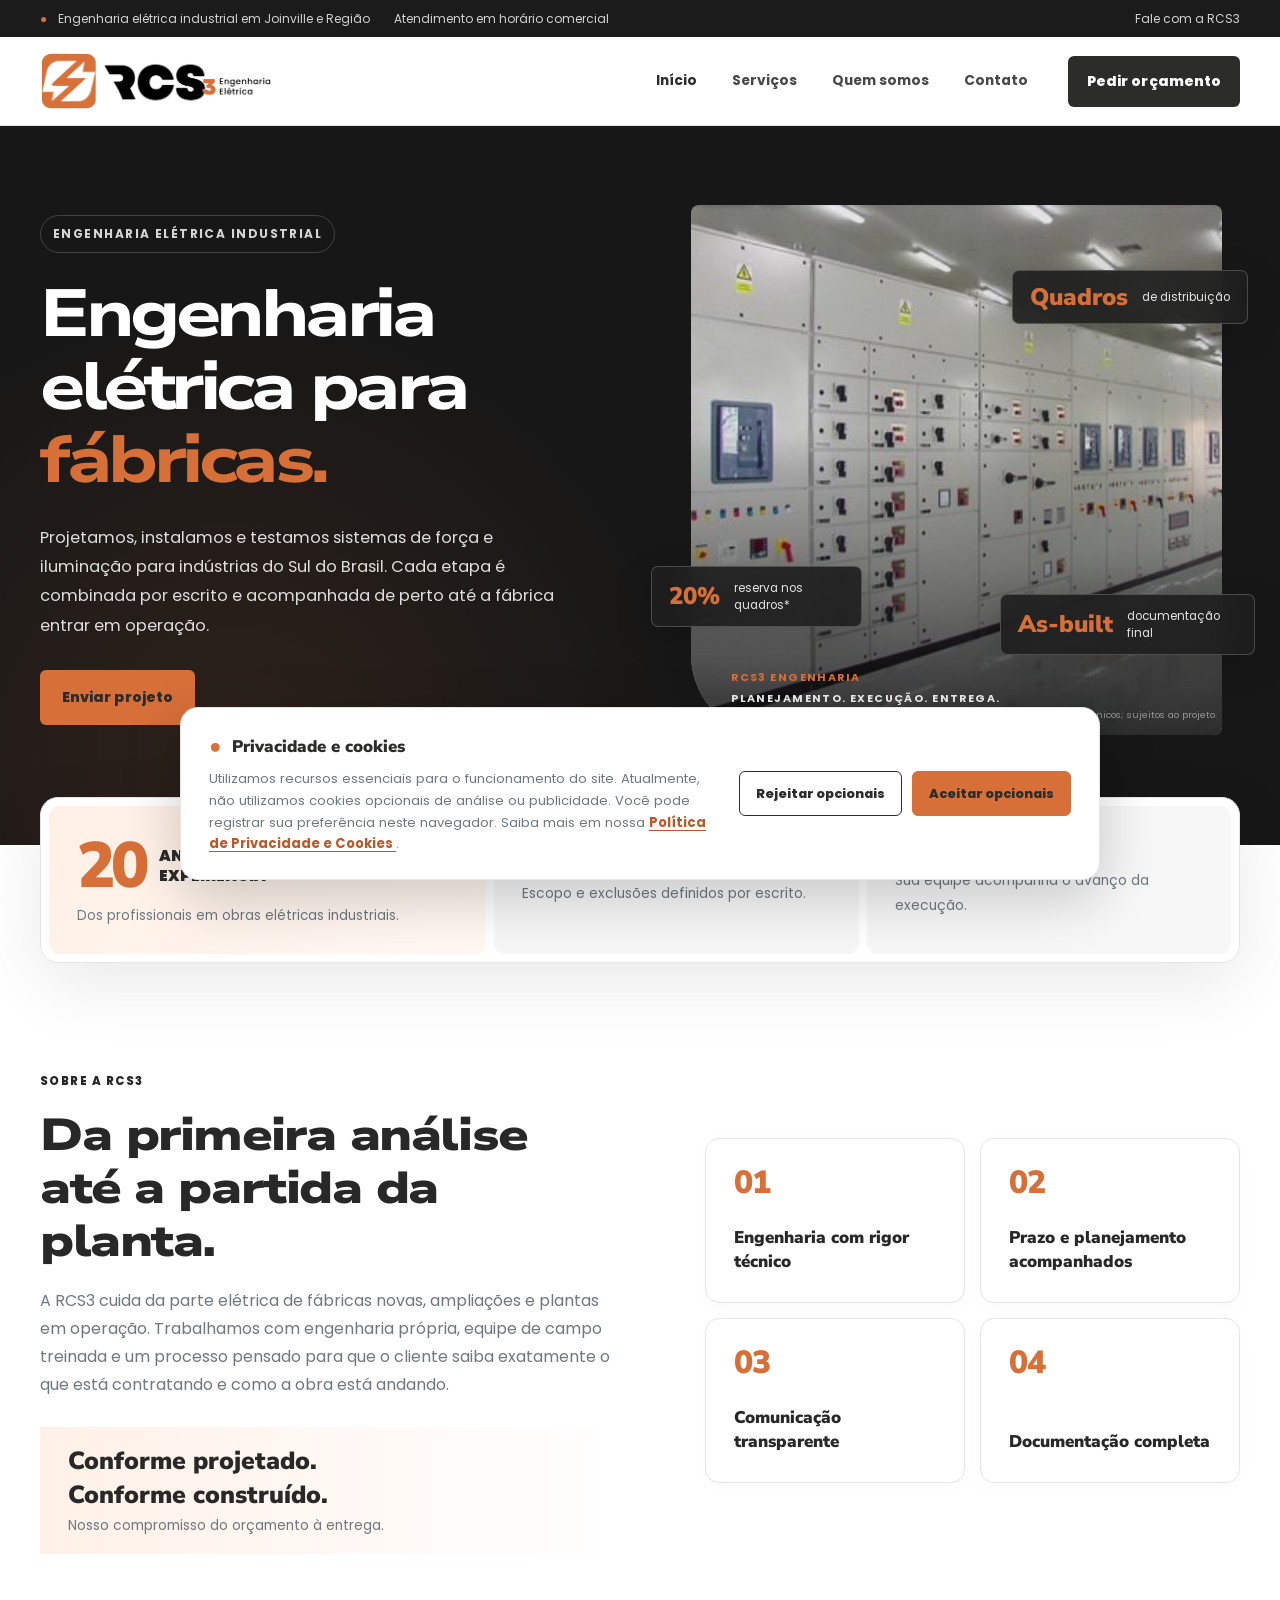
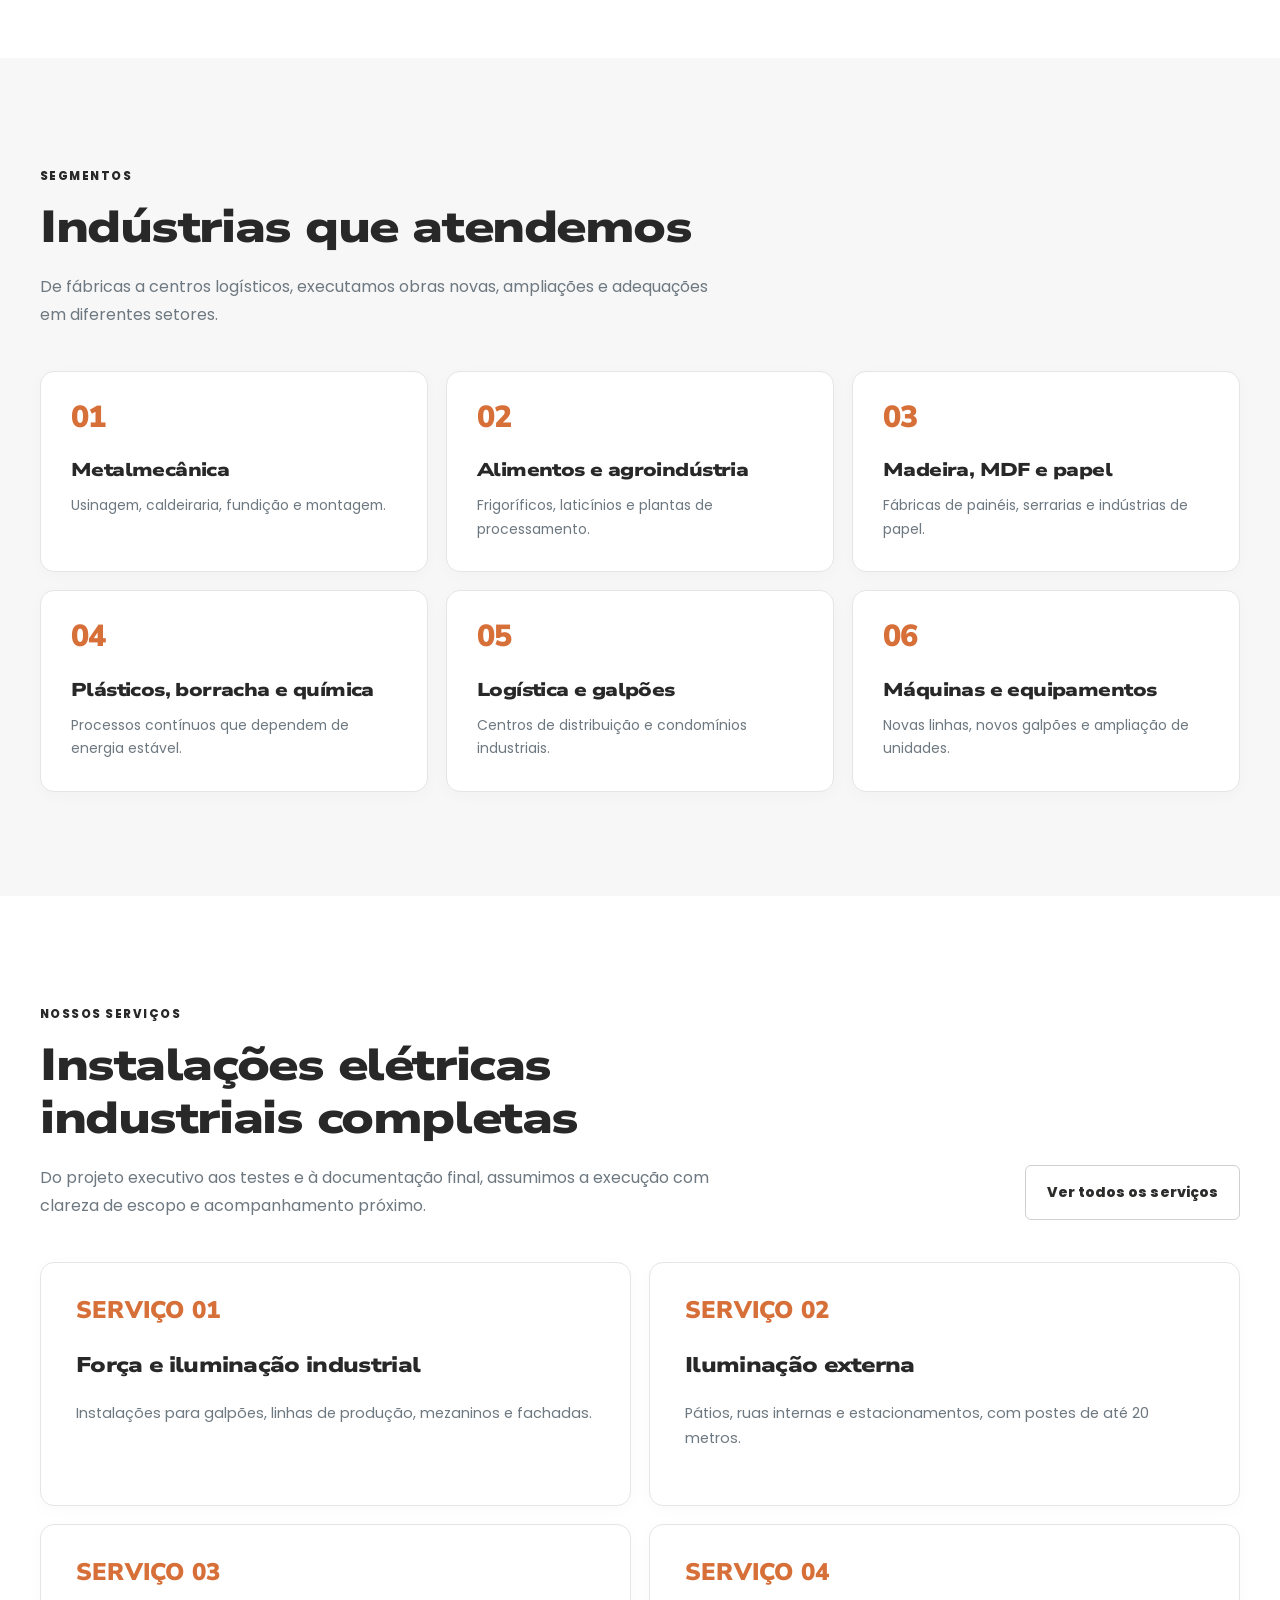
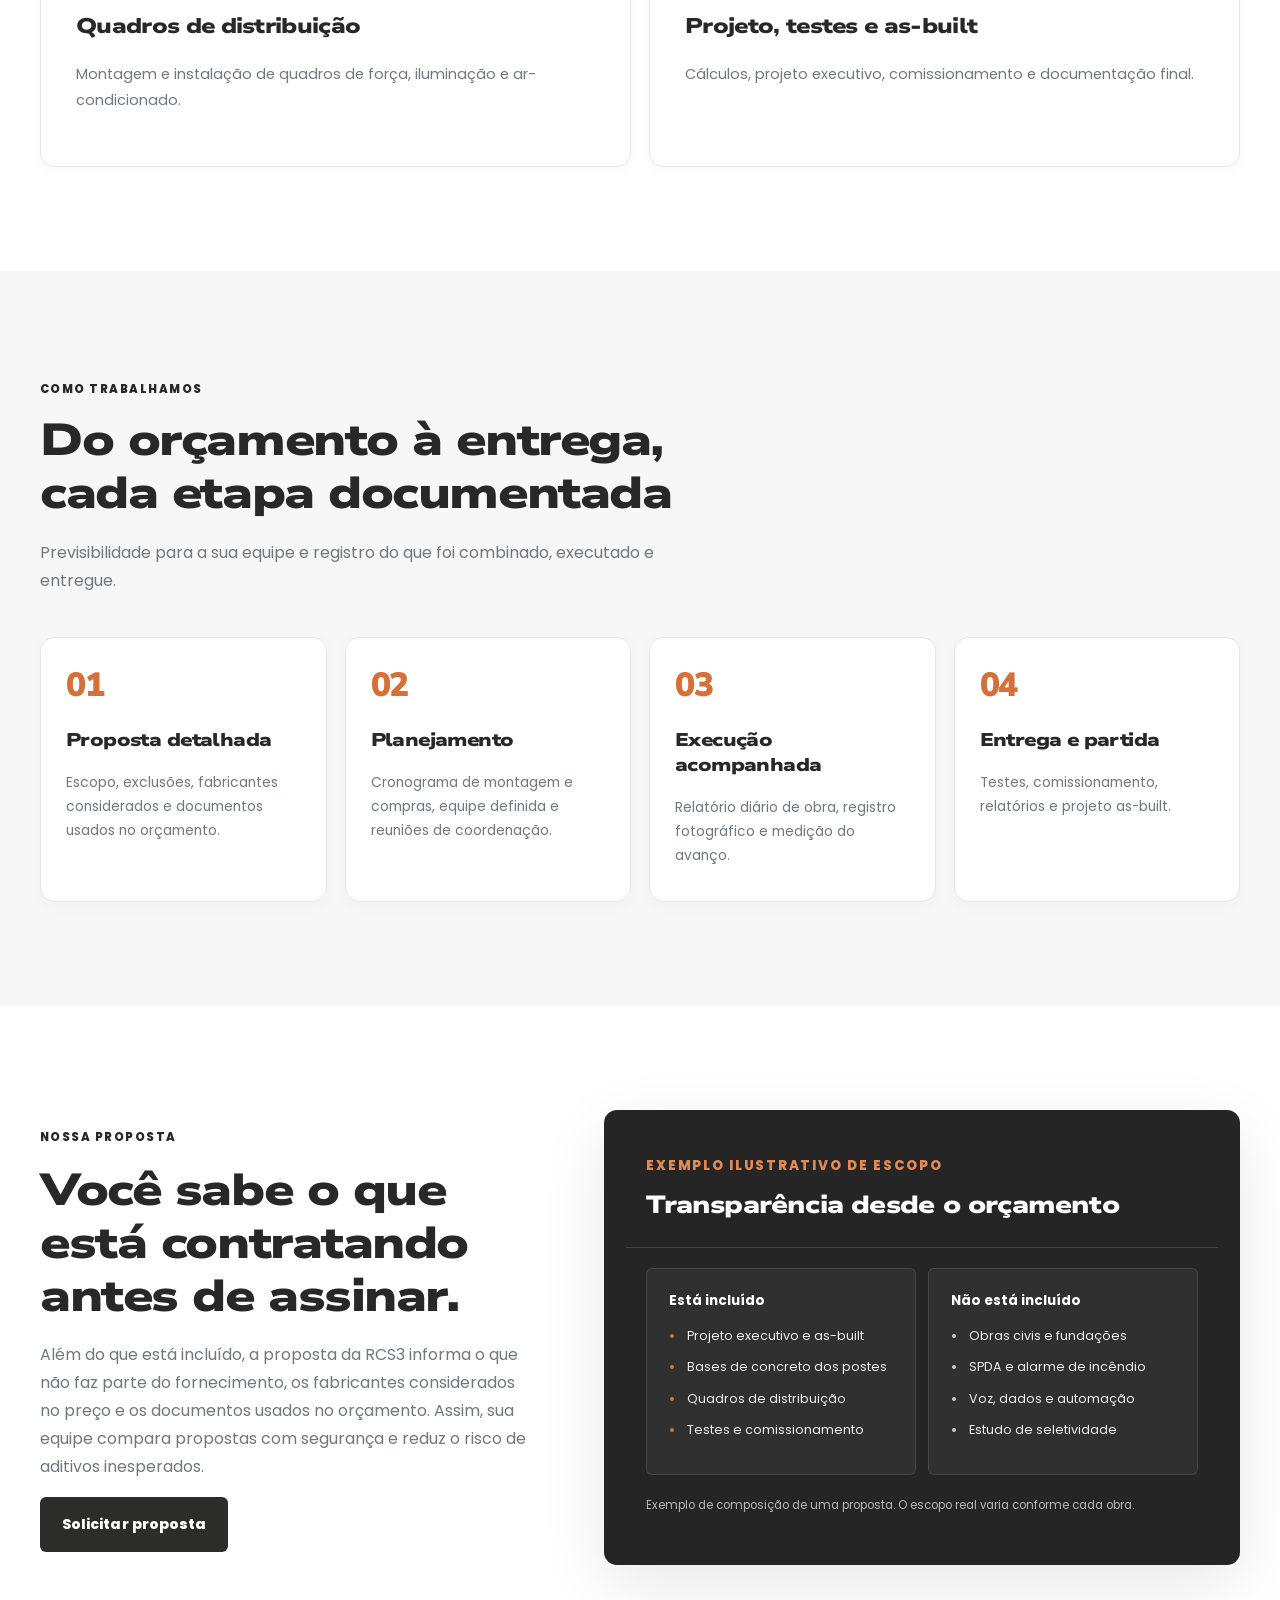
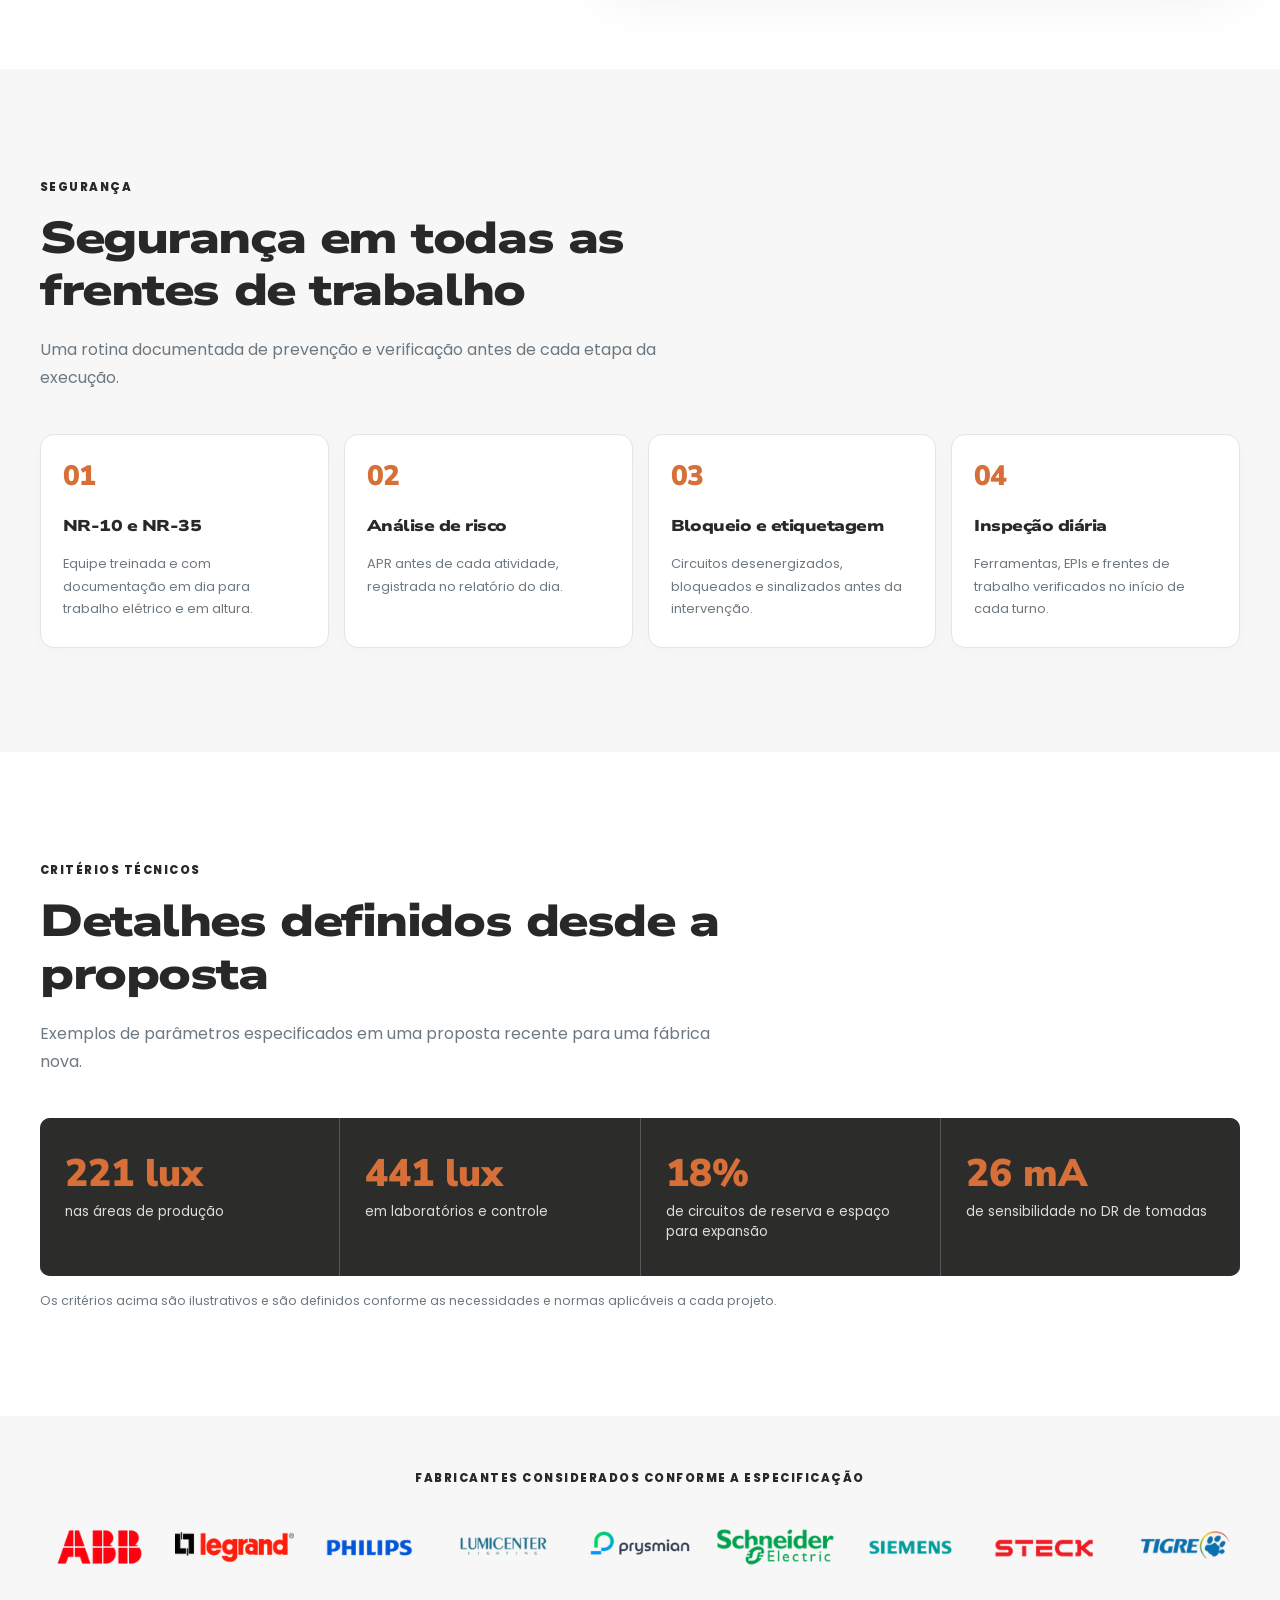
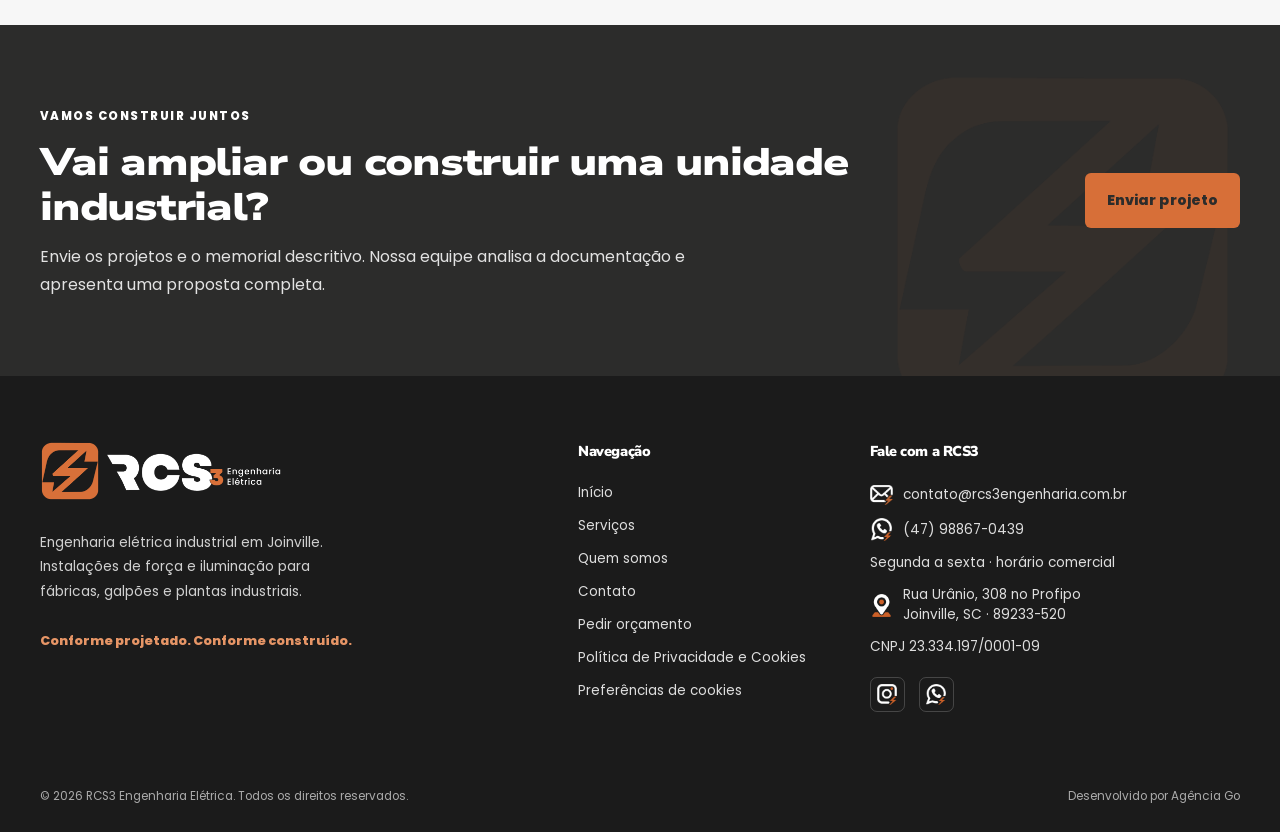
<file: index.html>
<!DOCTYPE html>
<html lang="pt-BR">
  <head>
    <meta charset="UTF-8">
    <meta name="viewport" content="width=device-width, initial-scale=1.0">
    <meta name="theme-color" content="#2c2c2b">
    <meta name="description" content="Projetos, instalações de força e iluminação para indústrias, galpões e fábricas. Engenharia elétrica industrial em Joinville e Norte de Santa Catarina.">
    <meta property="og:type" content="website">
    <meta property="og:title" content="RCS3 Engenharia Elétrica | Instalações Industriais em Joinville">
    <meta property="og:description" content="Projetos, instalações de força e iluminação para indústrias, galpões e fábricas. Engenharia elétrica industrial em Joinville e Norte de Santa Catarina.">

    <meta property="og:url" content="https://rcs3.com.br/">
    <meta property="og:site_name" content="RCS3 Engenharia Elétrica">
    <meta property="og:locale" content="pt_BR">

    <meta property="og:image" content="https://rcs3.com.br/assets/images/og-rcs3.jpg">
    <meta property="og:image:type" content="image/jpg">
    <meta property="og:image:width" content="1200">
    <meta property="og:image:height" content="630">
    <meta property="og:image:alt" content="Logo da RCS3 Engenharia Elétrica">

    <meta name="twitter:card" content="summary_large_image">


    <title>RCS3 Engenharia Elétrica | Instalações Industriais em Joinville</title>
    <link rel="icon" type="image/png" sizes="192x192" href="assets/images/favicon-rcs3.png">
    <link rel="preconnect" href="https://fonts.googleapis.com">
    <link rel="preconnect" href="https://fonts.gstatic.com" crossorigin>
    <link rel="stylesheet" href="assets/css/style.css?v=2">
    <link rel="stylesheet" href="assets/css/style.css?v=3">
    <script type="application/ld+json">
      {
        "@context": "https://schema.org",
        "@type": "ProfessionalService",
        "name": "RCS3 Engenharia Elétrica",
        "description": "Engenharia elétrica industrial para fábricas, galpões e plantas industriais.",
        "telephone": "+55 47 98867-0439",
        "email": "contato@rcs3engenharia.com.br",
        "address": {
          "@type": "PostalAddress",
          "streetAddress": "Rua Urânio, 308",
          "addressLocality": "Joinville",
          "addressRegion": "SC",
          "postalCode": "89233-520",
          "addressCountry": "BR"
        },
        "areaServed": "Norte de Santa Catarina"
      }
    </script>
  </head>
  <body>
    <a href="#conteudo" class="skip-link">Pular para o conteúdo</a>
    <div class="topbar">
      <div class="container">
        <div class="topbar-items">
          <span><span class="dot">●</span> Engenharia elétrica industrial em Joinville e Região</span>
          <span>Atendimento em horário comercial</span>
        </div>
        <a href="https://wa.me/5547988670439?text=Ol%C3%A1%2C%20RCS3!%20Gostaria%20de%20conversar%20sobre%20um%20projeto%20el%C3%A9trico%20industrial." target="_blank" rel="noopener noreferrer">Fale com a RCS3</a>
      </div>
    </div>
    <header class="main-header">
      <div class="container header-inner">
        <a class="brand" href="index.html" aria-label="RCS3 Engenharia Elétrica, página inicial">
          <img class="brand-logo" src="assets/images/logo-preto-laranja.png" alt="RCS3 Engenharia Elétrica" width="232" height="55" decoding="async">
        </a>
        <nav class="nav" id="navegacao-principal" aria-label="Navegação principal" data-primary-nav>
          <a href="index.html" aria-current="page">Início</a>
          <a href="servicos.html">Serviços</a>
          <a href="quem-somos.html">Quem somos</a>
          <a href="contato.html">Contato</a>
        </nav>
        <a class="btn btn-navy header-cta" href="contato.html#orcamento">Pedir orçamento</a>
        <button class="menu-toggle" type="button" aria-label="Abrir ou fechar menu" aria-controls="navegacao-principal" aria-expanded="false" data-menu-toggle>Menu</button>
      </div>
    </header>
    <main id="conteudo">
      <section class="hero">
        <div class="container hero-inner">
          <div class="hero-copy">
            <span class="eyebrow">ENGENHARIA ELÉTRICA INDUSTRIAL</span>
            <h1>Engenharia elétrica para <em>fábricas.</em></h1>
            <p>Projetamos, instalamos e testamos sistemas de força e iluminação para indústrias do Sul do Brasil. Cada etapa é combinada por escrito e acompanhada de perto até a fábrica entrar em operação.</p>
            
            <div class="hero-actions">
              <a class="btn btn-gold" href="contato.html#orcamento">Enviar projeto</a>
            </div>
            </div>

            

          <div class="hero-image-wrap">
            <div class="hero-image" role="img" aria-label="Painéis elétricos industriais de distribuição">
              <div class="image-caption"><span>RCS3 ENGENHARIA</span> Planejamento. Execução. Entrega.</div>
            </div>

            <div class="tech-float one">
              <strong>Quadros</strong>
              <span>de distribuição</span>
            </div>

            <div class="tech-float two">
              <strong>20%</strong>
              <span>reserva nos quadros*</span>
            </div>
            <div class="tech-float three">
              <strong>As-built</strong>
              <span>documentação final</span>
            </div>
            <div class="hero-note">*Exemplos técnicos; sujeitos ao projeto.</div>
          </div>
        </div>
      </section>
      
      <section class="trust-band">
  <div class="container">
    <div class="trust-grid trust-grid-authority">

      <div class="trust-item trust-item-experience">
        <div class="experience-heading">
          <strong class="experience-number">20</strong>
          <span class="experience-label">
            ANOS DE<br>EXPERIÊNCIA
          </span>
        </div>

        <p class="experience-description">
          Dos profissionais em obras elétricas industriais.
        </p>
      </div>

      <div class="trust-item">
        <div>
          <strong>Proposta detalhada, item por item.</strong>
          <span>Escopo e exclusões definidos por escrito.</span>
        </div>
      </div>

      <div class="trust-item">
        <div>
          <strong>Relatório diário de obra.</strong>
          <span>Sua equipe acompanha o avanço da execução.</span>
        </div>
      </div>

    </div>
  </div>
</section>
      
      <section class="section">
        <div class="container intro-grid">
          <div data-reveal>
            <span class="small-label">SOBRE A RCS3</span>
            <h2 style="margin:18px 0">Da primeira análise até a partida da planta.</h2>
            <p class="muted">A RCS3 cuida da parte elétrica de fábricas novas, ampliações e plantas em operação. Trabalhamos com engenharia própria, equipe de campo treinada e um processo pensado para que o cliente saiba exatamente o que está contratando e como a obra está andando.</p>
            <div class="intro-stat">
              <strong>Conforme projetado.<br>Conforme construído.</strong>
              <span>Nosso compromisso do orçamento à entrega.</span>
            </div>
          </div>
          <div class="pill-stack" data-reveal>
            <div class="pill-tile">
              <span class="index">01</span>
              <strong>Engenharia com rigor técnico</strong>
            </div>
            <div class="pill-tile">
              <span class="index">02</span>
              <strong>Prazo e planejamento acompanhados</strong>
            </div>
            <div class="pill-tile">
              <span class="index">03</span>
              <strong>Comunicação transparente</strong>
            </div>
            <div class="pill-tile">
              <span class="index">04</span>
              <strong>Documentação completa</strong>
            </div>
          </div>
        </div>
      </section>
      <section class="section section-alt">
        <div class="container">
          <div class="section-top">
            <div class="section-heading">
              <span class="small-label">SEGMENTOS</span>
              <h2>Indústrias que atendemos</h2>
              <p>De fábricas a centros logísticos, executamos obras novas, ampliações e adequações em diferentes setores.</p>
            </div>
          </div>
          <div class="card-grid">
            <article class="simple-card" data-reveal>
              <div class="card-num">01</div>
              <h3>Metalmecânica</h3>
              <p>Usinagem, caldeiraria, fundição e montagem.</p>
            </article>
            <article class="simple-card" data-reveal>
              <div class="card-num">02</div>
              <h3>Alimentos e agroindústria</h3>
              <p>Frigoríficos, laticínios e plantas de processamento.</p>
            </article>
            <article class="simple-card" data-reveal>
              <div class="card-num">03</div>
              <h3>Madeira, MDF e papel</h3>
              <p>Fábricas de painéis, serrarias e indústrias de papel.</p>
            </article>
            <article class="simple-card" data-reveal>
              <div class="card-num">04</div>
              <h3>Plásticos, borracha e química</h3>
              <p>Processos contínuos que dependem de energia estável.</p>
            </article>
            <article class="simple-card" data-reveal>
              <div class="card-num">05</div>
              <h3>Logística e galpões</h3>
              <p>Centros de distribuição e condomínios industriais.</p>
            </article>
            <article class="simple-card" data-reveal>
              <div class="card-num">06</div>
              <h3>Máquinas e equipamentos</h3>
              <p>Novas linhas, novos galpões e ampliação de unidades.</p>
            </article>
          </div>
        </div>
      </section>
      <section class="section">
        <div class="container">
          <div class="section-top">
            <div class="section-heading">
              <span class="small-label">NOSSOS SERVIÇOS</span>
              <h2>Instalações elétricas industriais completas</h2>
              <p>Do projeto executivo aos testes e à documentação final, assumimos a execução com clareza de escopo e acompanhamento próximo.</p>
            </div>
            <a href="servicos.html" class="btn btn-outline">Ver todos os serviços</a>
          </div>
          <div class="service-grid">
            <article class="service-card" data-reveal>
              <div class="card-num">SERVIÇO 01</div>
              <h3>Força e iluminação industrial</h3>
              <p>Instalações para galpões, linhas de produção, mezaninos e fachadas.</p>
            </article>
            <article class="service-card" data-reveal>
              <div class="card-num">SERVIÇO 02</div>
              <h3>Iluminação externa</h3>
              <p>Pátios, ruas internas e estacionamentos, com postes de até 20 metros.</p>
            </article>
            <article class="service-card" data-reveal>
              <div class="card-num">SERVIÇO 03</div>
              <h3>Quadros de distribuição</h3>
              <p>Montagem e instalação de quadros de força, iluminação e ar-condicionado.</p>
            </article>
            <article class="service-card" data-reveal>
              <div class="card-num">SERVIÇO 04</div>
              <h3>Projeto, testes e as-built</h3>
              <p>Cálculos, projeto executivo, comissionamento e documentação final.</p>
            </article>
          </div>
        </div>
      </section>
      <section class="section section-alt">
        <div class="container">
          <div class="section-top">
            <div class="section-heading">
              <span class="small-label">COMO TRABALHAMOS</span>
              <h2>Do orçamento à entrega, cada etapa documentada</h2>
              <p>Previsibilidade para a sua equipe e registro do que foi combinado, executado e entregue.</p>
            </div>
          </div>
          <div class="process-grid">
            <article class="process-card" data-reveal>
              <div class="process-index">01</div>
              <h3>Proposta detalhada</h3>
              <p>Escopo, exclusões, fabricantes considerados e documentos usados no orçamento.</p>
            </article>
            <article class="process-card" data-reveal>
              <div class="process-index">02</div>
              <h3>Planejamento</h3>
              <p>Cronograma de montagem e compras, equipe definida e reuniões de coordenação.</p>
            </article>
            <article class="process-card" data-reveal>
              <div class="process-index">03</div>
              <h3>Execução acompanhada</h3>
              <p>Relatório diário de obra, registro fotográfico e medição do avanço.</p>
            </article>
            <article class="process-card" data-reveal>
              <div class="process-index">04</div>
              <h3>Entrega e partida</h3>
              <p>Testes, comissionamento, relatórios e projeto as-built.</p>
            </article>
          </div>
        </div>
      </section>
      <section class="section">
        <div class="container proposal-grid">
          <div data-reveal>
            <span class="small-label">NOSSA PROPOSTA</span>
            <h2 style="margin:17px 0">Você sabe o que está contratando antes de assinar.</h2>
            <p class="muted">Além do que está incluído, a proposta da RCS3 informa o que não faz parte do fornecimento, os fabricantes considerados no preço e os documentos usados no orçamento. Assim, sua equipe compara propostas com segurança e reduz o risco de aditivos inesperados.</p>
            <a href="contato.html#orcamento" class="btn btn-navy">Solicitar proposta</a>
          </div>
          <div class="proposal-box" data-reveal>
            <div class="proposal-head">
              <small>EXEMPLO ILUSTRATIVO DE ESCOPO</small>
              <h3>Transparência desde o orçamento</h3>
            </div>
            <div class="proposal-body">
              <div class="proposal-panel">
                <strong>Está incluído</strong>
                <ul>
                  <li>Projeto executivo e as-built</li>
                  <li>Bases de concreto dos postes</li>
                  <li>Quadros de distribuição</li>
                  <li>Testes e comissionamento</li>
                </ul>
              </div>
              <div class="proposal-panel exclude">
                <strong>Não está incluído</strong>
                <ul>
                  <li>Obras civis e fundações</li>
                  <li>SPDA e alarme de incêndio</li>
                  <li>Voz, dados e automação</li>
                  <li>Estudo de seletividade</li>
                </ul>
              </div>
            </div>
            <p class="proposal-foot">Exemplo de composição de uma proposta. O escopo real varia conforme cada obra.</p>
          </div>
        </div>
      </section>
      <section class="section section-alt">
        <div class="container">
          <div class="section-top">
            <div class="section-heading">
              <span class="small-label">SEGURANÇA</span>
              <h2>Segurança em todas as frentes de trabalho</h2>
              <p>Uma rotina documentada de prevenção e verificação antes de cada etapa da execução.</p>
            </div>
          </div>
          <div class="safety-grid">
            <article class="safety-card">
              <span class="mini-icon">01</span>
              <h3>NR-10 e NR-35</h3>
              <p>Equipe treinada e com documentação em dia para trabalho elétrico e em altura.</p>
            </article>
            <article class="safety-card">
              <span class="mini-icon">02</span>
              <h3>Análise de risco</h3>
              <p>APR antes de cada atividade, registrada no relatório do dia.</p>
            </article>
            <article class="safety-card">
              <span class="mini-icon">03</span>
              <h3>Bloqueio e etiquetagem</h3>
              <p>Circuitos desenergizados, bloqueados e sinalizados antes da intervenção.</p>
            </article>
            <article class="safety-card">
              <span class="mini-icon">04</span>
              <h3>Inspeção diária</h3>
              <p>Ferramentas, EPIs e frentes de trabalho verificados no início de cada turno.</p>
            </article>
          </div>
        </div>
      </section>
      <section class="section">
        <div class="container">
          <div class="section-top">
            <div class="section-heading">
              <span class="small-label">CRITÉRIOS TÉCNICOS</span>
              <h2>Detalhes definidos desde a proposta</h2>
              <p>Exemplos de parâmetros especificados em uma proposta recente para uma fábrica nova.</p>
            </div>
          </div>
          <div class="metrics-grid">
            <div class="metric">
              <strong><span class="metric-number" data-count="250">250</span> lux</strong>
              <span>nas áreas de produção</span>
            </div>
            <div class="metric">
              <strong><span class="metric-number" data-count="500">500</span> lux</strong>
              <span>em laboratórios e controle</span>
            </div>
            <div class="metric">
              <strong><span class="metric-number" data-count="20">20</span>%</strong>

              <span>de circuitos de reserva e espaço para expansão</span>
            </div>
            <div class="metric">
              <strong><span class="metric-number" data-count="30">30</span> mA</strong>
              <span>de sensibilidade no DR de tomadas</span>
            </div>
          </div>
          <p class="metric-footnote">Os critérios acima são ilustrativos e são definidos conforme as necessidades e normas aplicáveis a cada projeto.</p>
        </div>
      </section>
      <section class="section-alt" style="padding:48px 0">
        <div class="container">
          <div style="text-align:center;margin-bottom:23px"><span class="small-label">FABRICANTES CONSIDERADOS CONFORME A ESPECIFICAÇÃO</span></div>
          <div class="fabricantes-logos">
            <img src="assets/images/marcas/1.png" alt="Fabricante 1" loading="lazy">
            <img src="assets/images/marcas/2.png" alt="Fabricante 2" loading="lazy">
            <img src="assets/images/marcas/3.png" alt="Fabricante 3" loading="lazy">
            <img src="assets/images/marcas/4.png" alt="Fabricante 4" loading="lazy">
            <img src="assets/images/marcas/5.png" alt="Fabricante 5" loading="lazy">
            <img src="assets/images/marcas/6.png" alt="Fabricante 6" loading="lazy">
            <img src="assets/images/marcas/7.png" alt="Fabricante 7" loading="lazy">
            <img src="assets/images/marcas/8.png" alt="Fabricante 8" loading="lazy">
            <img src="assets/images/marcas/9.png" alt="Fabricante 9" loading="lazy">
          </div>
        </div>
      </section>
      <section class="cta-section">
        <div class="container cta-layout">
          <div>
            <span class="small-label">VAMOS CONSTRUIR JUNTOS</span>
            <h2>Vai ampliar ou construir uma unidade industrial?</h2>
            <p>Envie os projetos e o memorial descritivo. Nossa equipe analisa a documentação e apresenta uma proposta completa.</p>
          </div>
          <a href="contato.html#orcamento" class="btn btn-gold">Enviar projeto</a>
        </div>
      </section>
    </main>
    <footer class="footer">
      <div class="container">
        <div class="footer-grid">
          <div>
            <a class="brand" href="index.html" aria-label="RCS3 - Início">
              <img class="brand-logo" src="assets/images/logo-branco-laranja.png" alt="RCS3 Engenharia Elétrica" width="232" height="55" decoding="async">
            </a>
            <p class="footer-desc">Engenharia elétrica industrial em Joinville. Instalações de força e iluminação para fábricas, galpões e plantas industriais.</p>
            <span class="footer-slogan">Conforme projetado. Conforme construído.</span>
          </div>
          <div>
            <h4>Navegação</h4>
            <div class="footer-links">
              <a href="index.html">Início</a>
              <a href="servicos.html">Serviços</a>
              <a href="quem-somos.html">Quem somos</a>
              <a href="contato.html">Contato</a>
              <a href="contato.html#orcamento">Pedir orçamento</a>
              <a href="privacidade.html">Política de Privacidade e Cookies</a>
            </div>
          </div>
          <div>
            <h4>Fale com a RCS3</h4>
            <div class="footer-contact">
              <a class="footer-with-icon" href="mailto:contato@rcs3engenharia.com.br">
                <img src="assets/images/icone-email-claro.png" width="23" height="23" alt="" loading="lazy">
                contato@rcs3engenharia.com.br
              </a>
              <a class="footer-with-icon" href="tel:+5547988670439">
                <img src="assets/images/icone-whatsapp-claro.png" width="23" height="23" alt="" loading="lazy">
                (47) 98867-0439
              </a>
              <span>Segunda a sexta · horário comercial</span>
              <span class="footer-with-icon">
                <img src="assets/images/icone-localizacao-claro.png" width="23" height="23" alt="" loading="lazy">
                <span>Rua Urânio, 308 no Profipo<br>Joinville, SC · 89233-520</span>
              </span>
              <span>CNPJ 23.334.197/0001-09</span>
              <div class="footer-social">
                <a href="https://www.instagram.com/rcs3.engenharia/" target="_blank" rel="noopener noreferrer" aria-label="RCS3 no Instagram">
                  <img src="assets/images/icone-instagram-claro.png" width="21" height="21" alt="" loading="lazy">
                </a>
                <a href="https://wa.me/5547988670439" target="_blank" rel="noopener noreferrer" aria-label="RCS3 no WhatsApp">
                  <img src="assets/images/icone-whatsapp-claro.png" width="21" height="21" alt="" loading="lazy">
                </a>
              </div>
            </div>
          </div>
        </div>
        <div class="footer-bottom">
          <span>
            © <span data-current-year>2026</span>
            RCS3 Engenharia Elétrica. Todos os direitos reservados.
          </span>

          <span>
            Desenvolvido por
            <a href="https://agenciagostorm.com/"
              target="_blank"
              rel="noopener noreferrer">
              Agência Go
            </a>
          </span>
        </div>
      </div>
    </footer>
    <script src="assets/js/main.js" defer></script>
  </body>
</html>
</file>
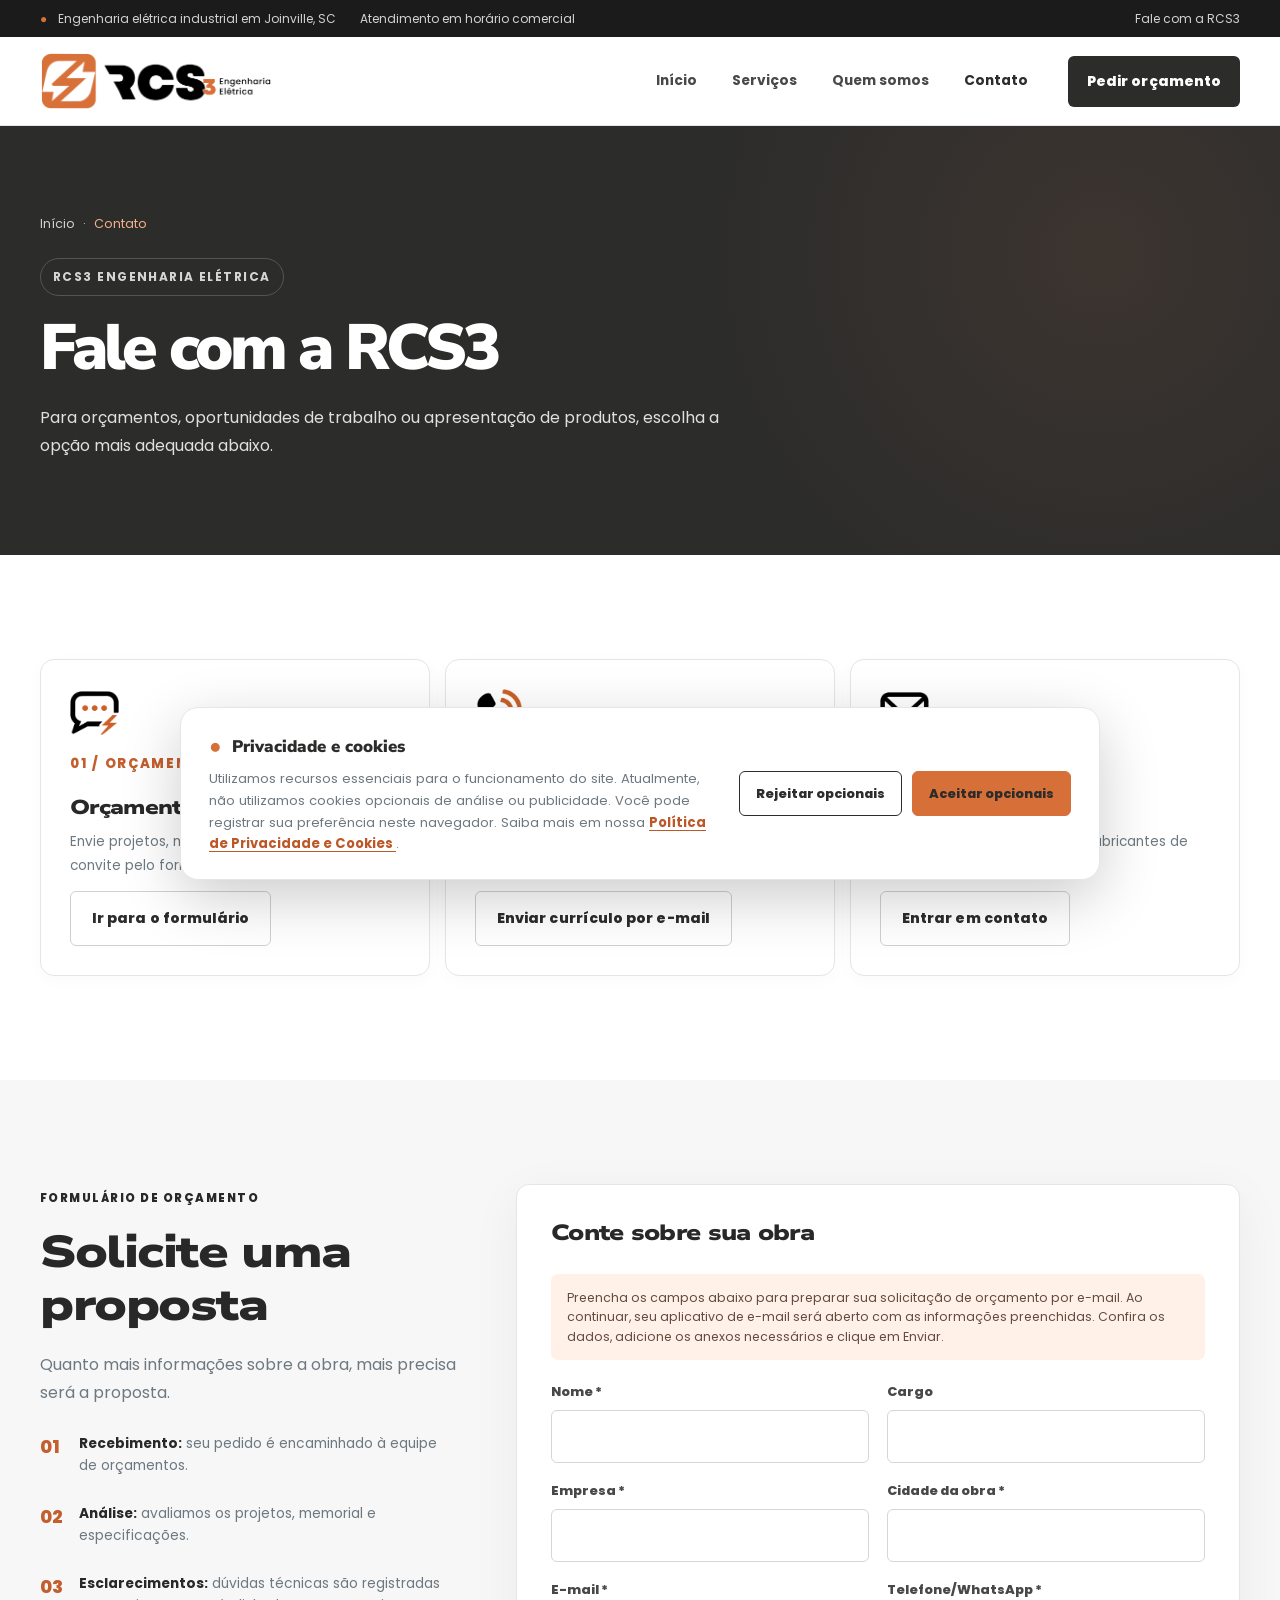
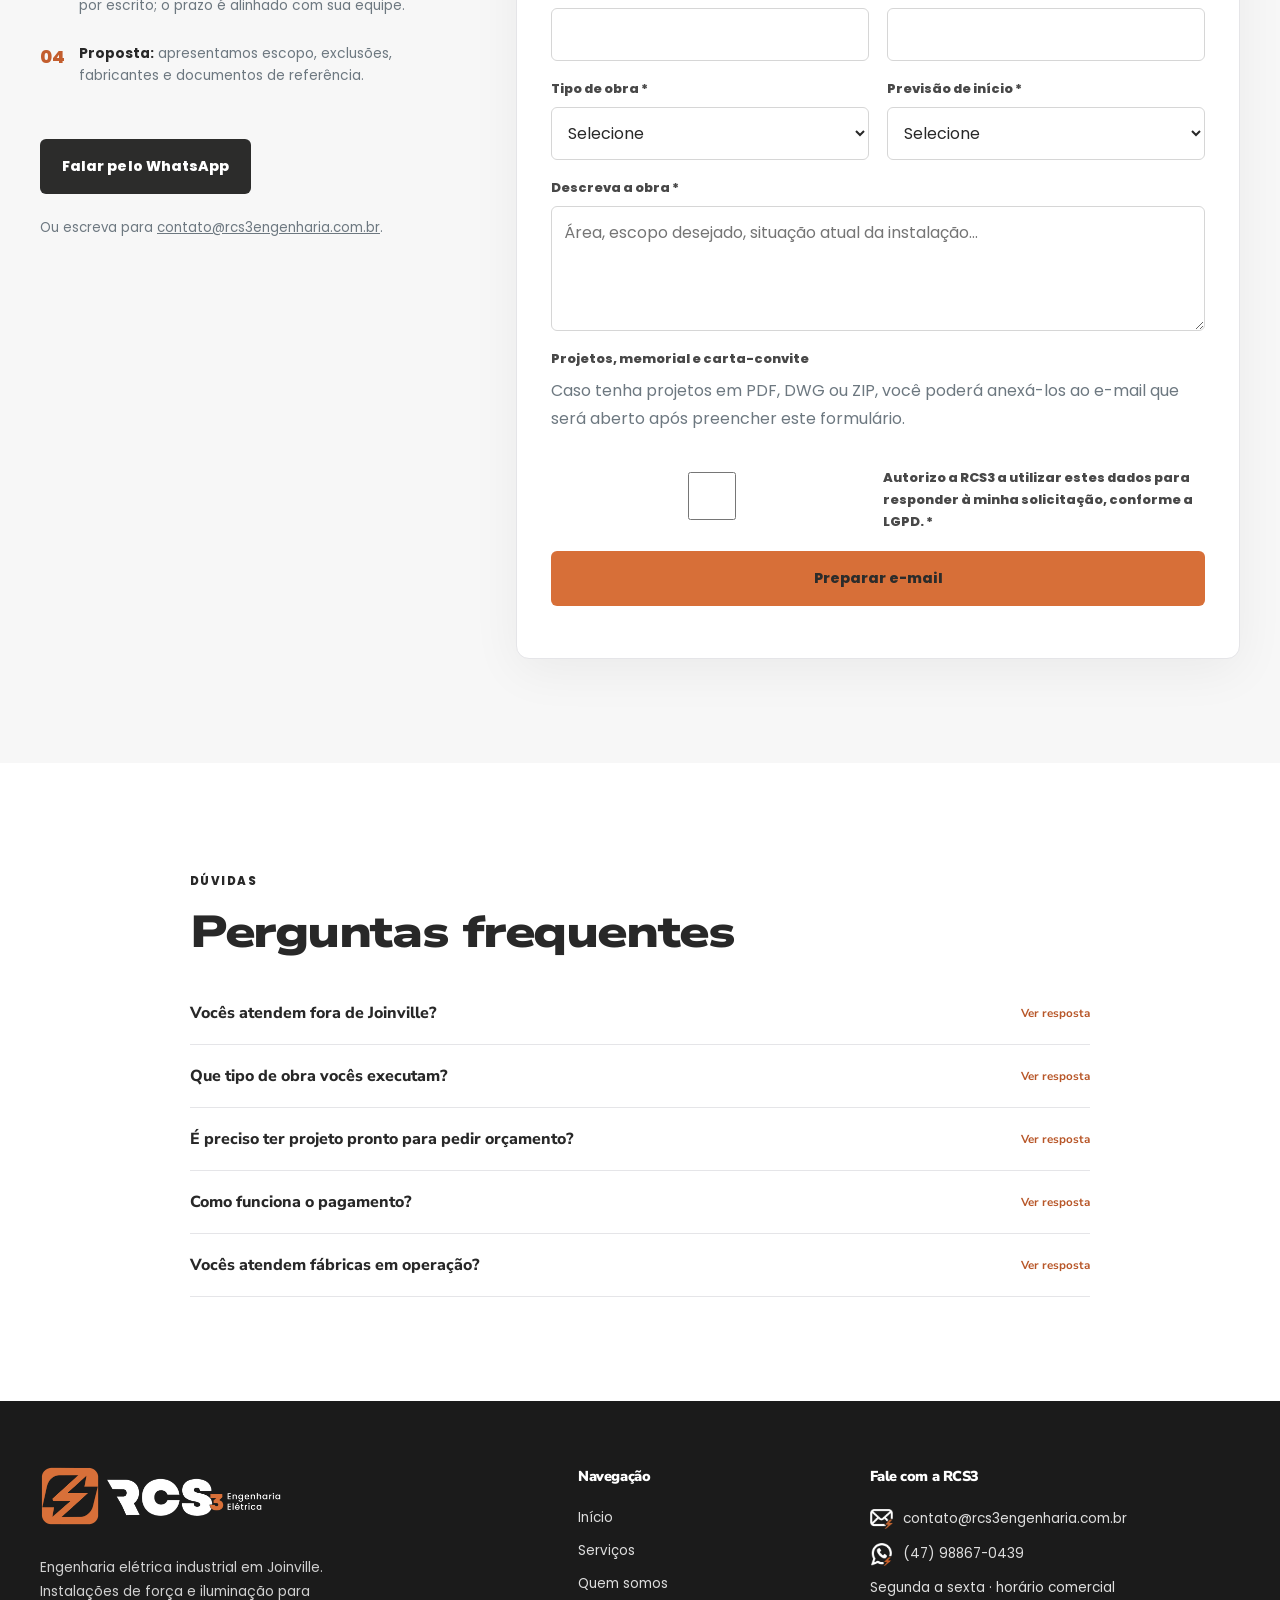
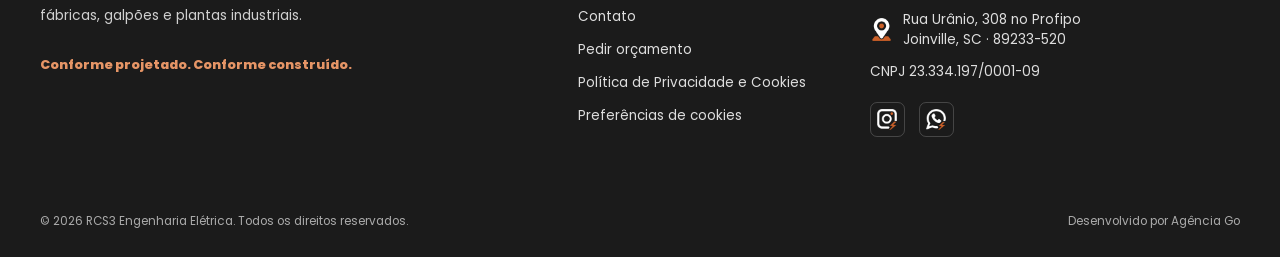
<file: contato.html>
<!DOCTYPE html>
<html lang="pt-BR">
  <head>
    <meta charset="UTF-8">
    <meta name="viewport" content="width=device-width, initial-scale=1.0">
    <meta name="theme-color" content="#2c2c2b">
    <meta name="description" content="Solicite orçamento de engenharia elétrica industrial à RCS3 em Joinville. Envie detalhes da obra e fale pelo WhatsApp (47) 98867-0439.">
    <meta property="og:type" content="website">
    <meta property="og:title" content="Contato e Orçamentos | RCS3 Engenharia Elétrica">
    <meta property="og:description" content="Solicite orçamento de engenharia elétrica industrial à RCS3 em Joinville. Envie detalhes da obra e fale pelo WhatsApp (47) 98867-0439.">
    <title>Contato e Orçamentos | RCS3 Engenharia Elétrica</title>
    <link rel="icon" type="image/png" sizes="192x192" href="assets/images/favicon-rcs3.png">
    <link rel="preconnect" href="https://fonts.googleapis.com">
    <link rel="preconnect" href="https://fonts.gstatic.com" crossorigin>
    <link rel="stylesheet" href="assets/css/style.css">
    <link rel="stylesheet" href="assets/css/style.css?v=3">
    <script type="application/ld+json">
      {
        "@context": "https://schema.org",
        "@type": "ProfessionalService",
        "name": "RCS3 Engenharia Elétrica",
        "description": "Engenharia elétrica industrial para fábricas, galpões e plantas industriais.",
        "telephone": "+55 47 98867-0439",
        "email": "contato@rcs3engenharia.com.br",
        "address": {
          "@type": "PostalAddress",
          "streetAddress": "Rua Urânio, 308",
          "addressLocality": "Joinville",
          "addressRegion": "SC",
          "postalCode": "89233-520",
          "addressCountry": "BR"
        },
        "areaServed": "Norte de Santa Catarina"
      }
    </script>
  </head>
  <body>
    <a href="#conteudo" class="skip-link">Pular para o conteúdo</a>
    <div class="topbar">
      <div class="container">
        <div class="topbar-items">
          <span><span class="dot">●</span> Engenharia elétrica industrial em Joinville, SC</span>
          <span>Atendimento em horário comercial</span>
        </div>
        <a href="https://wa.me/5547988670439?text=Ol%C3%A1%2C%20RCS3!%20Gostaria%20de%20conversar%20sobre%20um%20projeto%20el%C3%A9trico%20industrial." target="_blank" rel="noopener noreferrer">Fale com a RCS3</a>
      </div>
    </div>
    <header class="main-header">
      <div class="container header-inner">
        <a class="brand" href="index.html" aria-label="RCS3 Engenharia Elétrica, página inicial">
          <img class="brand-logo" src="assets/images/logo-preto-laranja.png" alt="RCS3 Engenharia Elétrica" width="232" height="55" decoding="async">
        </a>
        <nav class="nav" id="navegacao-principal" aria-label="Navegação principal" data-primary-nav>
          <a href="index.html" >Início</a>
          <a href="servicos.html">Serviços</a>
          <a href="quem-somos.html">Quem somos</a>
          <a href="contato.html" aria-current="page">Contato</a>
        </nav>
        <a class="btn btn-navy header-cta" href="contato.html#orcamento">Pedir orçamento</a>
        <button class="menu-toggle" type="button" aria-label="Abrir ou fechar menu" aria-controls="navegacao-principal" aria-expanded="false" data-menu-toggle>Menu</button>
      </div>
    </header>
    <main id="conteudo">
      <section class="page-hero">
        <div class="container">
          <div class="breadcrumbs">
            <a href="index.html">Início</a>
            <span aria-hidden="true">·</span>
            <span>Contato</span>
          </div>
          <span class="eyebrow">RCS3 ENGENHARIA ELÉTRICA</span>
          <h1>Fale com a RCS3</h1>
          <p>Para orçamentos, oportunidades de trabalho ou apresentação de produtos, escolha a opção mais adequada abaixo.</p>
        </div>
      </section>
      <section class="section">
        <div class="container">
          <div class="contact-options">
            <article class="contact-option">
              <img class="contact-option-icon" src="assets/images/icone-chat-escuro.png" alt="" width="49" height="49" loading="lazy">
              <span class="small-label">01 / ORÇAMENTOS</span>
              <h3>Orçamento de obra</h3>
              <p>Envie projetos, memorial descritivo ou carta-convite pelo formulário de solicitação.</p>
              <a href="#orcamento" class="btn btn-outline">Ir para o formulário</a>
            </article>
            <article class="contact-option">
              <img class="contact-option-icon" src="assets/images/icone-telefone-escuro.png" alt="" width="49" height="49" loading="lazy">
              <span class="small-label">02 / CARREIRAS</span>
              <h3>Trabalhe conosco</h3>
              <p>Oportunidades para eletricistas, encarregados e técnicos com experiência industrial.</p>
              <a
                  href="mailto:contato@rcs3engenharia.com.br?subject=Curr%C3%ADculo%20-%20Trabalhe%20Conosco%20RCS3&body=Ol%C3%A1%2C%20equipe%20RCS3!%0A%0AGostaria%20de%20encaminhar%20meu%20curr%C3%ADculo%20para%20avalia%C3%A7%C3%A3o.%0A%0ANome%3A%0ACargo%20de%20interesse%3A%0ATelefone%3A%0A%0AAnexo%20meu%20curr%C3%ADculo.%0A"
                  class="btn btn-outline"
                >
                  Enviar currículo por e-mail
                </a>
            </article>
            <article class="contact-option">
              <img class="contact-option-icon" src="assets/images/icone-email-escuro.png" alt="" width="49" height="49" loading="lazy">
              <span class="small-label">03 / FORNECEDORES</span>
              <h3>Fornecedores</h3>
              <p>Contato para distribuidores e fabricantes de materiais elétricos.</p>
              <a href="mailto:contato@rcs3engenharia.com.br?subject=Apresenta%C3%A7%C3%A3o%20de%20fornecedor" class="btn btn-outline">Entrar em contato</a>
            </article>
          </div>
        </div>
      </section>
      <section class="section section-alt" id="orcamento">
        <div class="container quote-layout">
          <div>
            <span class="small-label">FORMULÁRIO DE ORÇAMENTO</span>
            <h2 style="margin:18px 0">Solicite uma proposta</h2>
            <p class="muted">Quanto mais informações sobre a obra, mais precisa será a proposta.</p>
            <ol class="steps-list">
              <li><b>Recebimento:</b> seu pedido é encaminhado à equipe de orçamentos.</li>
              <li><b>Análise:</b> avaliamos os projetos, memorial e especificações.</li>
              <li><b>Esclarecimentos:</b> dúvidas técnicas são registradas por escrito; o prazo é alinhado com sua equipe.</li>
              <li><b>Proposta:</b> apresentamos escopo, exclusões, fabricantes e documentos de referência.</li>
            </ol>
            <a href="https://wa.me/5547988670439?text=Ol%C3%A1%2C%20RCS3!%20Gostaria%20de%20conversar%20sobre%20um%20projeto%20el%C3%A9trico%20industrial." class="btn btn-navy" target="_blank" rel="noopener noreferrer">Falar pelo WhatsApp</a>
            <p class="muted" style="margin-top:22px;font-size:.83rem">Ou escreva para <a style="text-decoration:underline" href="mailto:contato@rcs3engenharia.com.br">contato@rcs3engenharia.com.br</a>.</p>
          </div>
          <div class="form-card">
            <h3>Conte sobre sua obra</h3>

            <div class="note-box" style="margin-bottom:22px">
              Preencha os campos abaixo para preparar sua
              solicitação de orçamento por e-mail.

              Ao continuar, seu aplicativo de e-mail será aberto
              com as informações preenchidas.

              Confira os dados, adicione os anexos necessários
              e clique em Enviar.
            </div>
            
            <form
                data-quote-form               
            >
                
              <div class="form-grid">
                <div class="field">
                  <label for="nome">Nome *</label>
                  <input id="nome" name="nome" autocomplete="name" required>
                </div>
                <div class="field">
                  <label for="cargo">Cargo</label>
                  <input id="cargo" name="cargo" autocomplete="organization-title">
                </div>
                <div class="field">
                  <label for="empresa">Empresa *</label>
                  <input id="empresa" name="empresa" autocomplete="organization" required>
                </div>
                <div class="field">
                  <label for="cidade">Cidade da obra *</label>
                  <input id="cidade" name="cidade" required>
                </div>
                <div class="field">
                  <label for="email">E-mail *</label>
                  <input type="email" id="email" name="email" autocomplete="email" required>
                </div>
                <div class="field">
                  <label for="telefone">Telefone/WhatsApp *</label>
                  <input id="telefone" name="telefone" type="tel" autocomplete="tel" required>
                </div>
                <div class="field">
                  <label for="tipo">Tipo de obra *</label>
                  <select id="tipo" name="tipo" required><option value="" selected disabled>Selecione</option><option>Fábrica nova</option><option>Ampliação de planta</option><option>Galpão ou centro logístico</option><option>Troca de iluminação por LED</option><option>Adequação de instalação</option><option>Outro</option></select>
                </div>
                <div class="field">
                  <label for="prazo">Previsão de início *</label>
                  <select id="prazo" name="prazo" required><option value="" selected disabled>Selecione</option><option>Nos próximos 3 meses</option><option>Entre 3 e 6 meses</option><option>Entre 6 e 12 meses</option><option>Ainda sem data definida</option></select>
                </div>
                <div class="field full">
                  <label for="descricao">Descreva a obra *</label>
                  <textarea id="descricao" name="descricao" placeholder="Área, escopo desejado, situação atual da instalação..." required></textarea>
                </div>
                
                  <div class="field full">
                    <label>Projetos, memorial e carta-convite</label>

                    <p class="muted">
                      Caso tenha projetos em PDF, DWG ou ZIP,
                      você poderá anexá-los ao e-mail que será aberto
                      após preencher este formulário.
                    </p>
                  </div>

                <div class="field full"><label class="consent"><input type="checkbox" required name="consentimento"><span>Autorizo a RCS3 a utilizar estes dados para responder à minha solicitação, conforme a LGPD. *</span></label></div>
                <div class="field full">
                  <button type="submit" class="btn btn-gold"> Preparar e-mail</button>
                </div>
                <div class="field full">
                  <div role="status" aria-live="polite" tabindex="-1" class="form-feedback" data-form-feedback></div>
                </div>
              </div>
            </form>
          </div>
        </div>
      </section>
      <section class="section">
        <div class="container">
          <div class="section-heading" style="max-width:900px;margin:0 auto 22px">
            <span class="small-label">DÚVIDAS</span>
            <h2>Perguntas frequentes</h2>
          </div>
          <div class="faq-list">
            <details>
              <summary>Vocês atendem fora de Joinville?</summary>
              <p>Sim. Atendemos todo o Norte de Santa Catarina e projetos em outras regiões, de acordo com o porte da obra.</p>
            </details>
            <details>
              <summary>Que tipo de obra vocês executam?</summary>
              <p>Instalações de força e iluminação industriais: galpões, salas industriais e administrativas, iluminação externa, quadros de distribuição, projeto executivo, testes e as-built.</p>
            </details>
            <details>
              <summary>É preciso ter projeto pronto para pedir orçamento?</summary>
              <p>Não é obrigatório. Se o projeto ainda não existe, a RCS3 pode desenvolver o projeto executivo junto com a execução.</p>
            </details>
            <details>
              <summary>Como funciona o pagamento?</summary>
              <p>Em obras completas, por medição mensal do avanço físico. Em serviços menores, por preço fechado. As condições ficam descritas na proposta.</p>
            </details>
            <details>
              <summary>Vocês atendem fábricas em operação?</summary>
              <p>Sim. Fazemos troca de iluminação por LED, ampliação de quadros, infraestrutura para novas máquinas e adequação de instalações existentes.</p>
            </details>
          </div>
        </div>
      </section>
    </main>
    <footer class="footer">
      <div class="container">
        <div class="footer-grid">
          <div>
            <a class="brand" href="index.html" aria-label="RCS3 - Início">
              <img class="brand-logo" src="assets/images/logo-branco-laranja.png" alt="RCS3 Engenharia Elétrica" width="232" height="55" decoding="async">
            </a>
            <p class="footer-desc">Engenharia elétrica industrial em Joinville. Instalações de força e iluminação para fábricas, galpões e plantas industriais.</p>
            <span class="footer-slogan">Conforme projetado. Conforme construído.</span>
          </div>
          <div>
            <h4>Navegação</h4>
            <div class="footer-links">
              <a href="index.html">Início</a>
              <a href="servicos.html">Serviços</a>
              <a href="quem-somos.html">Quem somos</a>
              <a href="contato.html">Contato</a>
              <a href="contato.html#orcamento">Pedir orçamento</a>
              <a href="privacidade.html">Política de Privacidade e Cookies</a>
            </div>
          </div>
          <div>
            <h4>Fale com a RCS3</h4>
            <div class="footer-contact">
              <a class="footer-with-icon" href="mailto:contato@rcs3engenharia.com.br">
                <img src="assets/images/icone-email-claro.png" width="23" height="23" alt="" loading="lazy">
                contato@rcs3engenharia.com.br
              </a>
              <a class="footer-with-icon" href="tel:+5547988670439">
                <img src="assets/images/icone-whatsapp-claro.png" width="23" height="23" alt="" loading="lazy">
                (47) 98867-0439
              </a>
              <span>Segunda a sexta · horário comercial</span>
              <span class="footer-with-icon">
                <img src="assets/images/icone-localizacao-claro.png" width="23" height="23" alt="" loading="lazy">
                <span>Rua Urânio, 308 no Profipo<br>Joinville, SC · 89233-520</span>
              </span>
              <span>CNPJ 23.334.197/0001-09</span>
              <div class="footer-social">
                <a href="https://www.instagram.com/rcs3.engenharia/" target="_blank" rel="noopener noreferrer" aria-label="RCS3 no Instagram">
                  <img src="assets/images/icone-instagram-claro.png" width="21" height="21" alt="" loading="lazy">
                </a>
                <a href="https://wa.me/5547988670439" target="_blank" rel="noopener noreferrer" aria-label="RCS3 no WhatsApp">
                  <img src="assets/images/icone-whatsapp-claro.png" width="21" height="21" alt="" loading="lazy">
                </a>
              </div>
            </div>
          </div>
        </div>
        <div class="footer-bottom">
          <span>
            © <span data-current-year>2026</span>
            RCS3 Engenharia Elétrica. Todos os direitos reservados.
          </span>

          <span>
            Desenvolvido por
            <a href="https://agenciagostorm.com/"
              target="_blank"
              rel="noopener noreferrer">
              Agência Go
            </a>
          </span>
        </div>
      </div>
    </footer>
    <script src="assets/js/main.js" defer></script>
  </body>
</html>
</file>
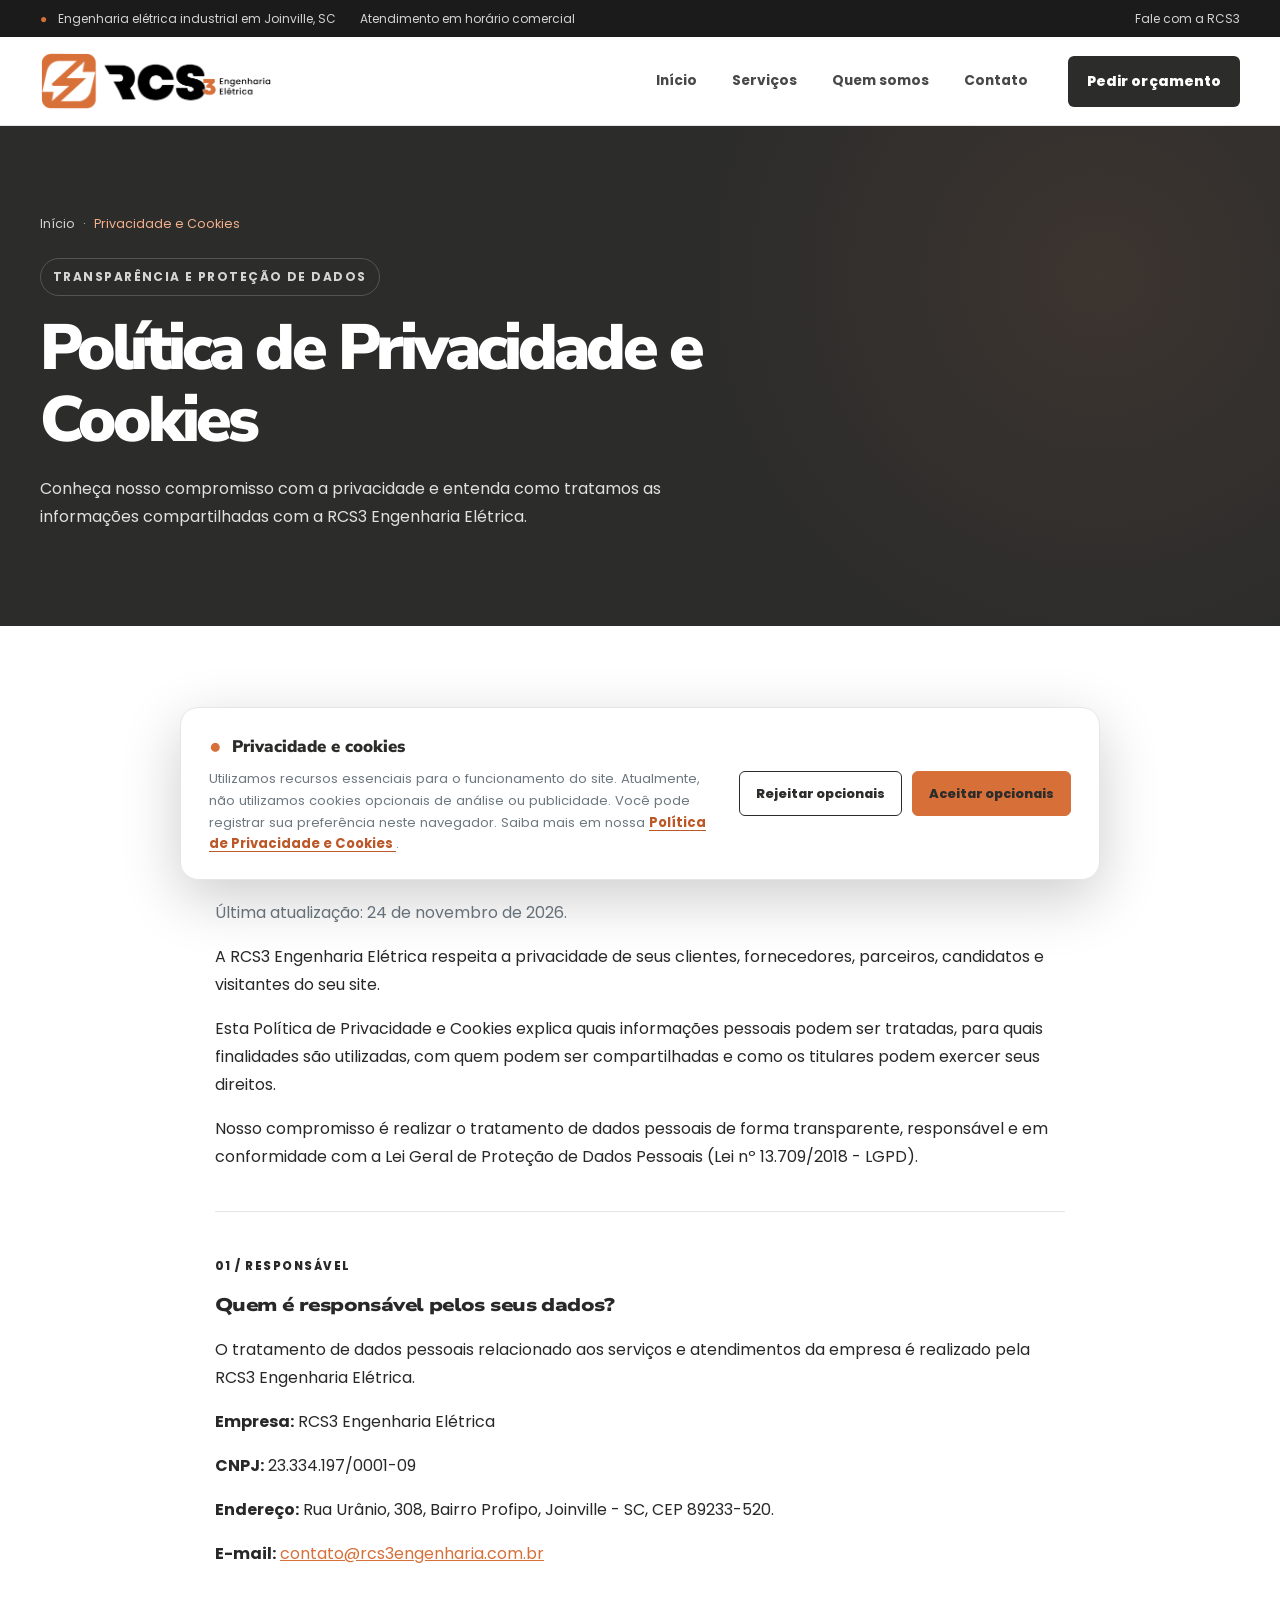
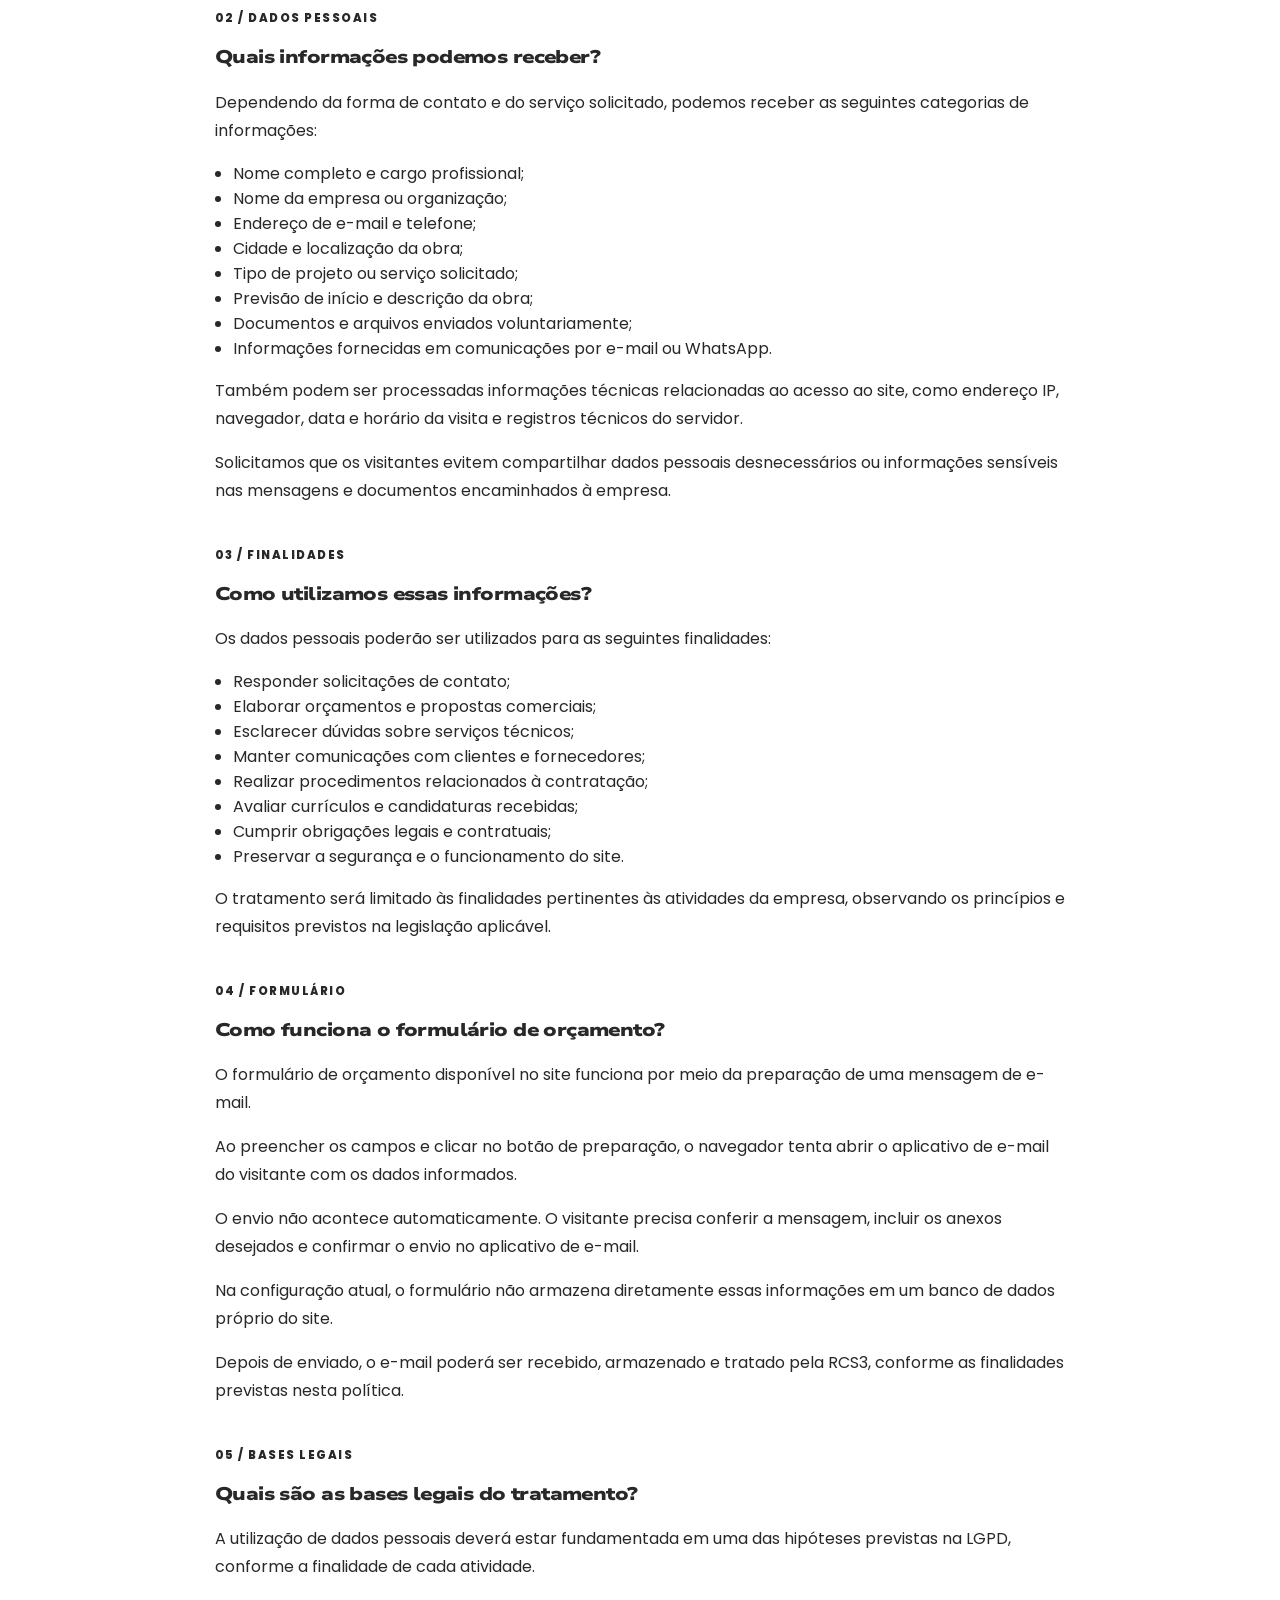
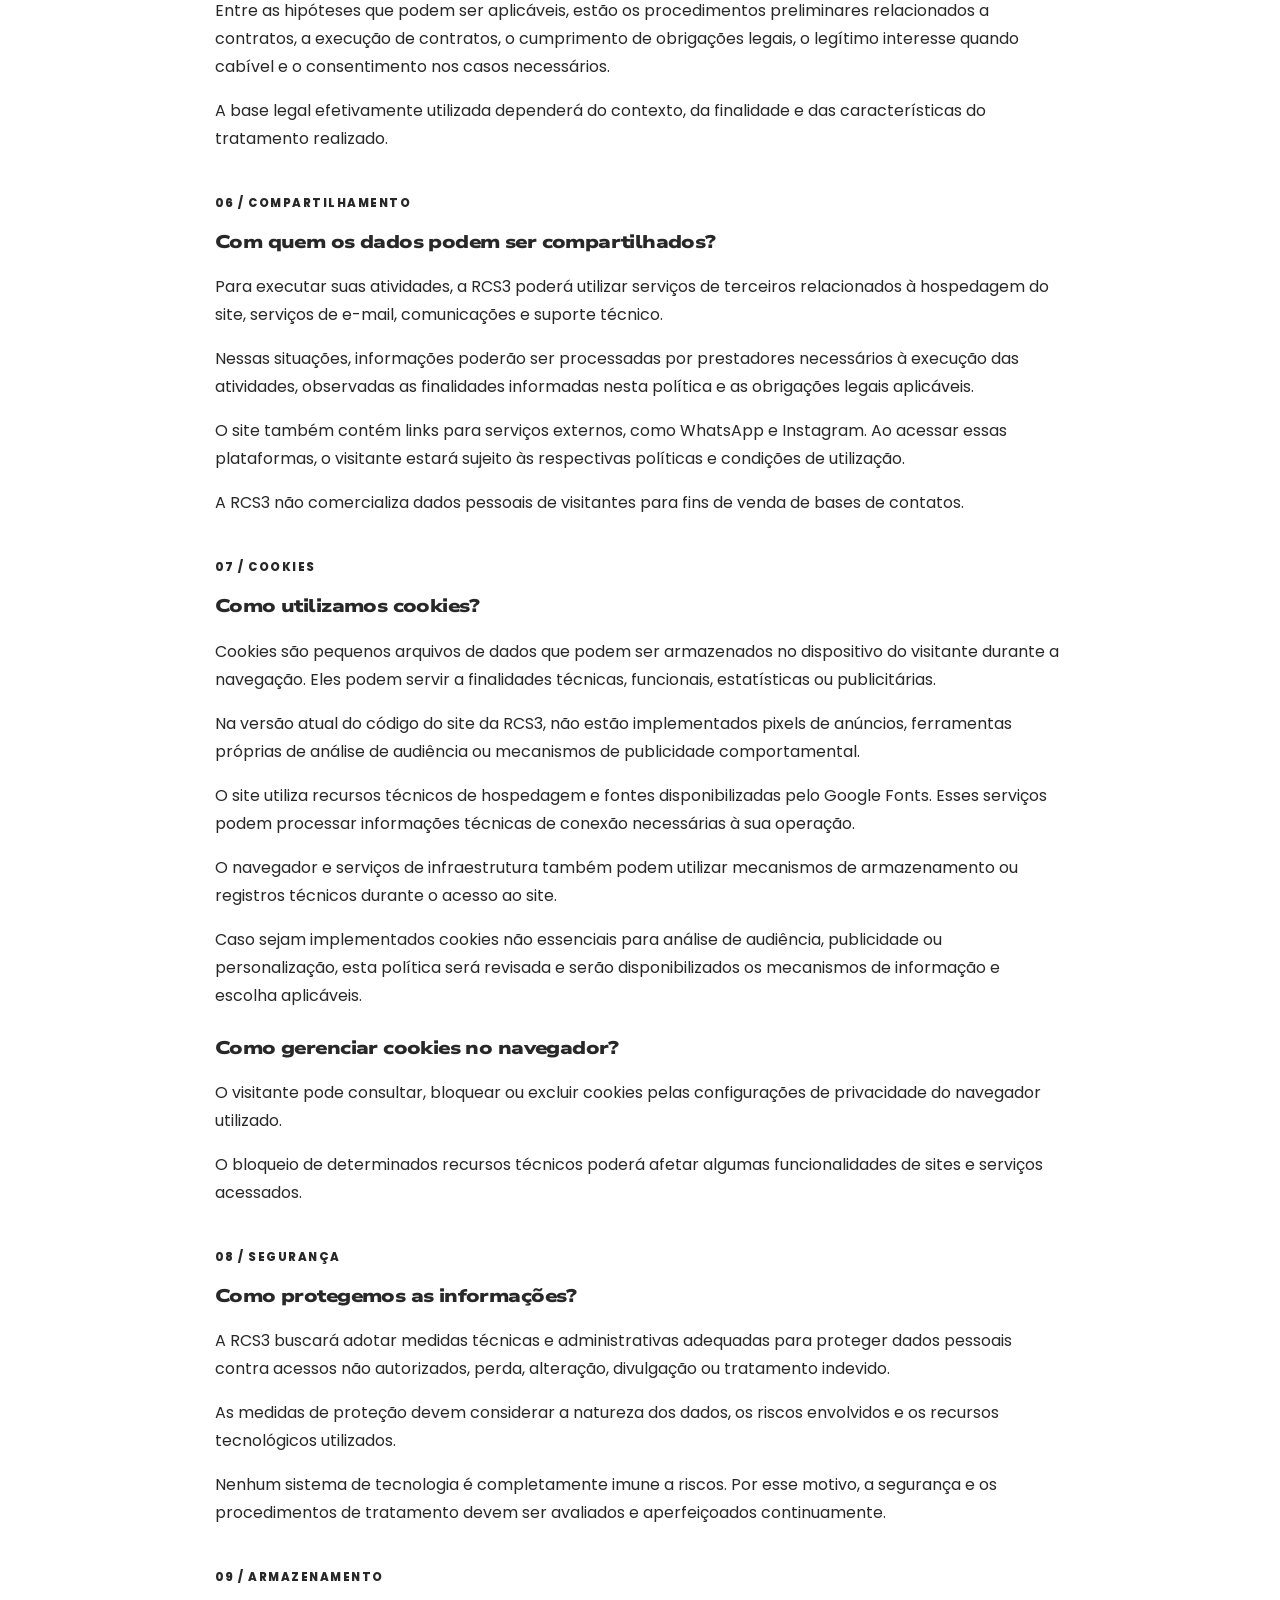
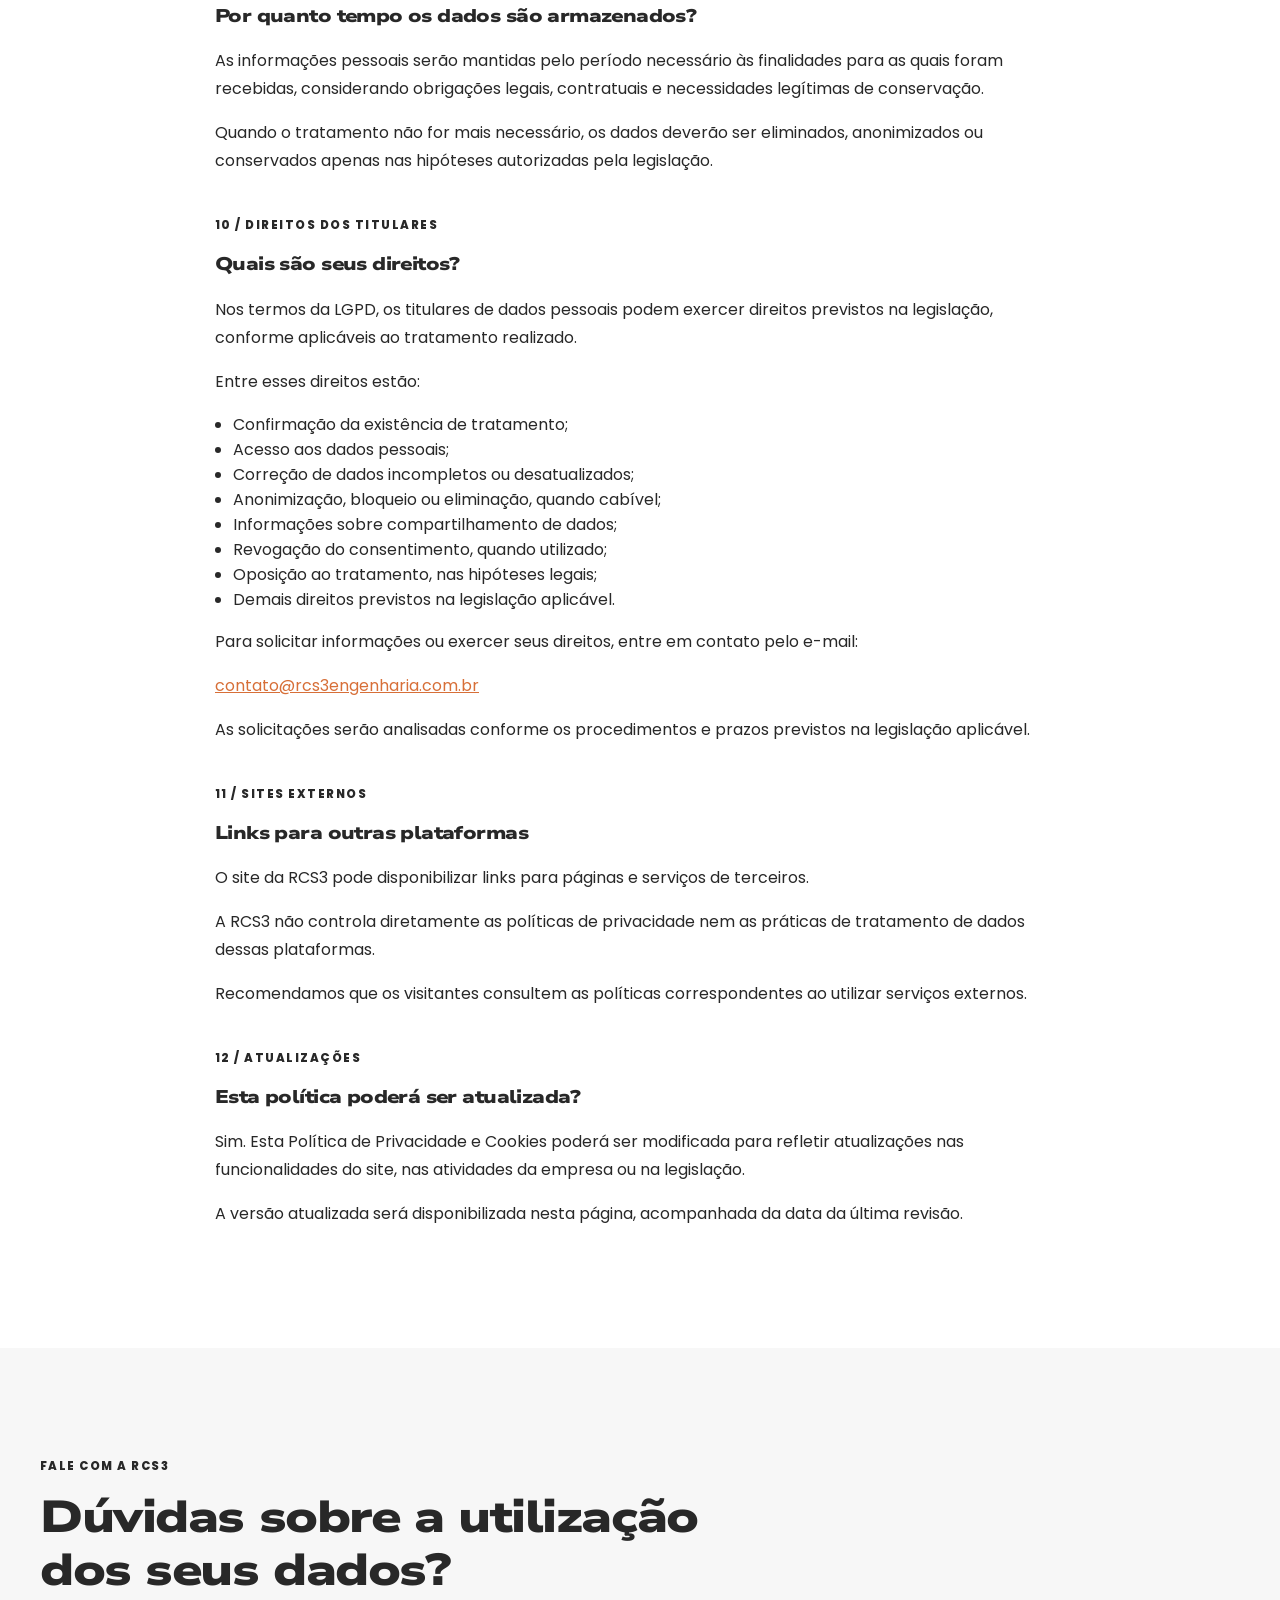
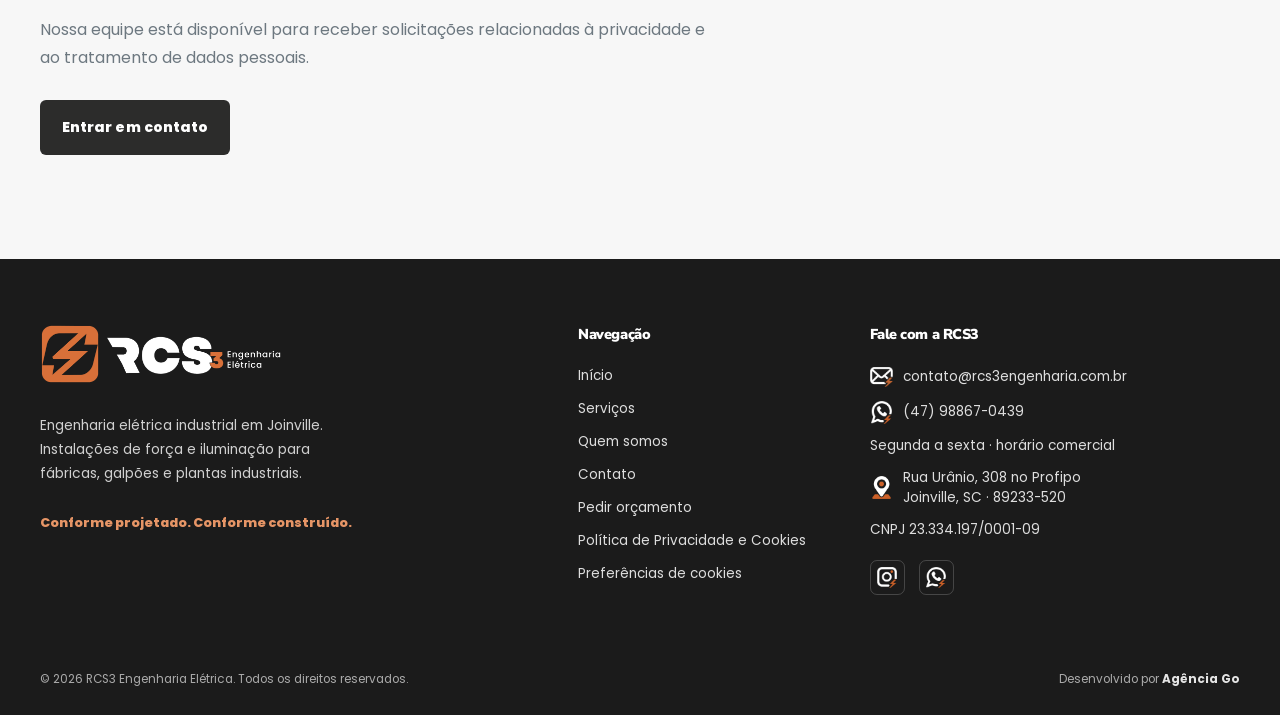
<file: privacidade.html>
<!DOCTYPE html>
<html lang="pt-BR">
<head>
  <meta charset="UTF-8">
  <meta name="viewport" content="width=device-width, initial-scale=1.0">
  <meta name="theme-color" content="#2c2c2b">

  <meta name="description" content="Conheça a Política de Privacidade e Cookies da RCS3 Engenharia Elétrica. Saiba como tratamos dados pessoais, informações de contato e solicitações de orçamento.">

  <meta property="og:type" content="website">
  <meta property="og:title" content="Política de Privacidade e Cookies | RCS3 Engenharia Elétrica">
  <meta property="og:description" content="Saiba como a RCS3 Engenharia Elétrica trata dados pessoais e protege a privacidade dos visitantes.">
  <meta property="og:url" content="https://rcs3.com.br/privacidade">

  <title>Política de Privacidade e Cookies | RCS3 Engenharia Elétrica</title>

  <link rel="canonical" href="https://rcs3.com.br/privacidade">
  <link rel="icon" type="image/png" sizes="192x192" href="assets/images/favicon-rcs3.png">

  <link rel="preconnect" href="https://fonts.googleapis.com">
  <link rel="preconnect" href="https://fonts.gstatic.com" crossorigin>

  <link rel="stylesheet" href="assets/css/style.css?v=2">
  <link rel="stylesheet" href="assets/css/style.css?v=3">
</head>

<body>

  <!-- ACESSIBILIDADE -->
  <a href="#conteudo" class="skip-link">Pular para o conteúdo</a>

  <!-- BARRA SUPERIOR -->
  <div class="topbar">
    <div class="container">
      <div class="topbar-items">
        <span>
          <span class="dot">●</span>
          Engenharia elétrica industrial em Joinville, SC
        </span>
        <span>Atendimento em horário comercial</span>
      </div>

      <a
        href="https://wa.me/5547988670439?text=Ol%C3%A1%2C%20RCS3!%20Gostaria%20de%20conversar%20sobre%20um%20projeto%20el%C3%A9trico%20industrial."
        target="_blank"
        rel="noopener noreferrer"
      >
        Fale com a RCS3
      </a>
    </div>
  </div>

  <!-- CABEÇALHO -->
  <header class="main-header">
    <div class="container header-inner">

      <a
        class="brand"
        href="index.html"
        aria-label="RCS3 Engenharia Elétrica, página inicial"
      >
        <img
          class="brand-logo"
          src="assets/images/logo-preto-laranja.png"
          alt="RCS3 Engenharia Elétrica"
          width="232"
          height="55"
          decoding="async"
        >
      </a>

      <nav
        class="nav"
        id="navegacao-principal"
        aria-label="Navegação principal"
        data-primary-nav
      >
        <a href="index.html">Início</a>
        <a href="servicos.html">Serviços</a>
        <a href="quem-somos.html">Quem somos</a>
        <a href="contato.html">Contato</a>
      </nav>

      <a class="btn btn-navy header-cta" href="contato.html#orcamento">
        Pedir orçamento
      </a>

      <button
        class="menu-toggle"
        type="button"
        aria-label="Abrir ou fechar menu"
        aria-controls="navegacao-principal"
        aria-expanded="false"
        data-menu-toggle
      >
        Menu
      </button>

    </div>
  </header>

  <!-- CONTEÚDO PRINCIPAL -->
  <main id="conteudo">

    <!-- HERO -->
    <section class="page-hero">
      <div class="container">

        <div class="breadcrumbs">
          <a href="index.html">Início</a>
          <span aria-hidden="true">·</span>
          <span>Privacidade e Cookies</span>
        </div>

        <span class="eyebrow">
          TRANSPARÊNCIA E PROTEÇÃO DE DADOS
        </span>

        <h1>Política de Privacidade e Cookies</h1>

        <p>
          Conheça nosso compromisso com a privacidade
          e entenda como tratamos as informações
          compartilhadas com a RCS3 Engenharia Elétrica.
        </p>

      </div>
    </section>

    <!-- INTRODUÇÃO -->
    <section class="section">
      <div class="container">

        <article style="max-width: 850px; margin: 0 auto;">

          <span class="small-label">
            PRIVACIDADE E TRANSPARÊNCIA
          </span>

          <h2 style="margin: 18px 0 20px;">
            Seu direito à privacidade é importante para nós.
          </h2>

          <p class="muted">
            Última atualização: 24 de novembro de 2026.
          </p>

          <p>
            A RCS3 Engenharia Elétrica respeita a privacidade
            de seus clientes, fornecedores, parceiros,
            candidatos e visitantes do seu site.
          </p>

          <p>
            Esta Política de Privacidade e Cookies explica
            quais informações pessoais podem ser tratadas,
            para quais finalidades são utilizadas, com quem
            podem ser compartilhadas e como os titulares
            podem exercer seus direitos.
          </p>

          <p>
            Nosso compromisso é realizar o tratamento
            de dados pessoais de forma transparente,
            responsável e em conformidade com a
            Lei Geral de Proteção de Dados Pessoais
            (Lei nº 13.709/2018 - LGPD).
          </p>

          <div class="rule" style="margin: 40px 0;"></div>

          <!-- 01 -->
          <section style="margin-bottom: 36px;">
            <span class="small-label">01 / RESPONSÁVEL</span>

            <h3 style="margin-top: 16px;">
              Quem é responsável pelos seus dados?
            </h3>

            <p>
              O tratamento de dados pessoais relacionado
              aos serviços e atendimentos da empresa
              é realizado pela RCS3 Engenharia Elétrica.
            </p>

            <p>
              <strong>Empresa:</strong> RCS3 Engenharia Elétrica
            </p>

            <p>
              <strong>CNPJ:</strong> 23.334.197/0001-09
            </p>

            <p>
              <strong>Endereço:</strong> Rua Urânio, 308,
              Bairro Profipo, Joinville - SC,
              CEP 89233-520.
            </p>

            <p>
              <strong>E-mail:</strong>
              <a
                href="mailto:contato@rcs3engenharia.com.br"
                style="color: var(--gold); text-decoration: underline;"
              >
                contato@rcs3engenharia.com.br
              </a>
            </p>
          </section>

          <!-- 02 -->
          <section style="margin-bottom: 36px;">
            <span class="small-label">02 / DADOS PESSOAIS</span>

            <h3 style="margin-top: 16px;">
              Quais informações podemos receber?
            </h3>

            <p>
              Dependendo da forma de contato e do serviço
              solicitado, podemos receber as seguintes
              categorias de informações:
            </p>

            <ul>
              <li>Nome completo e cargo profissional;</li>
              <li>Nome da empresa ou organização;</li>
              <li>Endereço de e-mail e telefone;</li>
              <li>Cidade e localização da obra;</li>
              <li>Tipo de projeto ou serviço solicitado;</li>
              <li>Previsão de início e descrição da obra;</li>
              <li>Documentos e arquivos enviados voluntariamente;</li>
              <li>Informações fornecidas em comunicações por e-mail ou WhatsApp.</li>
            </ul>

            <p>
              Também podem ser processadas informações
              técnicas relacionadas ao acesso ao site,
              como endereço IP, navegador, data e horário
              da visita e registros técnicos do servidor.
            </p>

            <p>
              Solicitamos que os visitantes evitem
              compartilhar dados pessoais desnecessários
              ou informações sensíveis nas mensagens
              e documentos encaminhados à empresa.
            </p>
          </section>

          <!-- 03 -->
          <section style="margin-bottom: 36px;">
            <span class="small-label">03 / FINALIDADES</span>

            <h3 style="margin-top: 16px;">
              Como utilizamos essas informações?
            </h3>

            <p>
              Os dados pessoais poderão ser utilizados
              para as seguintes finalidades:
            </p>

            <ul>
              <li>Responder solicitações de contato;</li>
              <li>Elaborar orçamentos e propostas comerciais;</li>
              <li>Esclarecer dúvidas sobre serviços técnicos;</li>
              <li>Manter comunicações com clientes e fornecedores;</li>
              <li>Realizar procedimentos relacionados à contratação;</li>
              <li>Avaliar currículos e candidaturas recebidas;</li>
              <li>Cumprir obrigações legais e contratuais;</li>
              <li>Preservar a segurança e o funcionamento do site.</li>
            </ul>

            <p>
              O tratamento será limitado às finalidades
              pertinentes às atividades da empresa,
              observando os princípios e requisitos
              previstos na legislação aplicável.
            </p>
          </section>

          <!-- 04 -->
          <section style="margin-bottom: 36px;">
            <span class="small-label">04 / FORMULÁRIO</span>

            <h3 style="margin-top: 16px;">
              Como funciona o formulário de orçamento?
            </h3>

            <p>
              O formulário de orçamento disponível
              no site funciona por meio da preparação
              de uma mensagem de e-mail.
            </p>

            <p>
              Ao preencher os campos e clicar no botão
              de preparação, o navegador tenta abrir
              o aplicativo de e-mail do visitante
              com os dados informados.
            </p>

            <p>
              O envio não acontece automaticamente.
              O visitante precisa conferir a mensagem,
              incluir os anexos desejados e confirmar
              o envio no aplicativo de e-mail.
            </p>

            <p>
              Na configuração atual, o formulário
              não armazena diretamente essas informações
              em um banco de dados próprio do site.
            </p>

            <p>
              Depois de enviado, o e-mail poderá ser
              recebido, armazenado e tratado pela RCS3,
              conforme as finalidades previstas
              nesta política.
            </p>
          </section>

          <!-- 05 -->
          <section style="margin-bottom: 36px;">
            <span class="small-label">05 / BASES LEGAIS</span>

            <h3 style="margin-top: 16px;">
              Quais são as bases legais do tratamento?
            </h3>

            <p>
              A utilização de dados pessoais deverá
              estar fundamentada em uma das hipóteses
              previstas na LGPD, conforme a finalidade
              de cada atividade.
            </p>

            <p>
              Entre as hipóteses que podem ser aplicáveis,
              estão os procedimentos preliminares
              relacionados a contratos, a execução
              de contratos, o cumprimento de obrigações
              legais, o legítimo interesse quando cabível
              e o consentimento nos casos necessários.
            </p>

            <p>
              A base legal efetivamente utilizada dependerá
              do contexto, da finalidade e das características
              do tratamento realizado.
            </p>
          </section>

          <!-- 06 -->
          <section style="margin-bottom: 36px;">
            <span class="small-label">06 / COMPARTILHAMENTO</span>

            <h3 style="margin-top: 16px;">
              Com quem os dados podem ser compartilhados?
            </h3>

            <p>
              Para executar suas atividades, a RCS3 poderá
              utilizar serviços de terceiros relacionados
              à hospedagem do site, serviços de e-mail,
              comunicações e suporte técnico.
            </p>

            <p>
              Nessas situações, informações poderão
              ser processadas por prestadores necessários
              à execução das atividades, observadas
              as finalidades informadas nesta política
              e as obrigações legais aplicáveis.
            </p>

            <p>
              O site também contém links para serviços
              externos, como WhatsApp e Instagram.
              Ao acessar essas plataformas, o visitante
              estará sujeito às respectivas políticas
              e condições de utilização.
            </p>

            <p>
              A RCS3 não comercializa dados pessoais
              de visitantes para fins de venda
              de bases de contatos.
            </p>
          </section>

          <!-- 07 -->
          <section style="margin-bottom: 36px;">
            <span class="small-label">07 / COOKIES</span>

            <h3 style="margin-top: 16px;">
              Como utilizamos cookies?
            </h3>

            <p>
              Cookies são pequenos arquivos de dados
              que podem ser armazenados no dispositivo
              do visitante durante a navegação.
              Eles podem servir a finalidades técnicas,
              funcionais, estatísticas ou publicitárias.
            </p>

            <p>
              Na versão atual do código do site da RCS3,
              não estão implementados pixels de anúncios,
              ferramentas próprias de análise de audiência
              ou mecanismos de publicidade comportamental.
            </p>

            <p>
              O site utiliza recursos técnicos de hospedagem
              e fontes disponibilizadas pelo Google Fonts.
              Esses serviços podem processar informações
              técnicas de conexão necessárias à sua operação.
            </p>

            <p>
              O navegador e serviços de infraestrutura
              também podem utilizar mecanismos de
              armazenamento ou registros técnicos
              durante o acesso ao site.
            </p>

            <p>
              Caso sejam implementados cookies não essenciais
              para análise de audiência, publicidade
              ou personalização, esta política será revisada
              e serão disponibilizados os mecanismos
              de informação e escolha aplicáveis.
            </p>

            <h3 style="margin-top: 26px;">
              Como gerenciar cookies no navegador?
            </h3>

            <p>
              O visitante pode consultar, bloquear
              ou excluir cookies pelas configurações
              de privacidade do navegador utilizado.
            </p>

            <p>
              O bloqueio de determinados recursos técnicos
              poderá afetar algumas funcionalidades
              de sites e serviços acessados.
            </p>
          </section>

          <!-- 08 -->
          <section style="margin-bottom: 36px;">
            <span class="small-label">08 / SEGURANÇA</span>

            <h3 style="margin-top: 16px;">
              Como protegemos as informações?
            </h3>

            <p>
              A RCS3 buscará adotar medidas técnicas
              e administrativas adequadas para proteger
              dados pessoais contra acessos não autorizados,
              perda, alteração, divulgação ou tratamento
              indevido.
            </p>

            <p>
              As medidas de proteção devem considerar
              a natureza dos dados, os riscos envolvidos
              e os recursos tecnológicos utilizados.
            </p>

            <p>
              Nenhum sistema de tecnologia é completamente
              imune a riscos. Por esse motivo, a segurança
              e os procedimentos de tratamento devem
              ser avaliados e aperfeiçoados continuamente.
            </p>
          </section>

          <!-- 09 -->
          <section style="margin-bottom: 36px;">
            <span class="small-label">09 / ARMAZENAMENTO</span>

            <h3 style="margin-top: 16px;">
              Por quanto tempo os dados são armazenados?
            </h3>

            <p>
              As informações pessoais serão mantidas
              pelo período necessário às finalidades
              para as quais foram recebidas,
              considerando obrigações legais,
              contratuais e necessidades legítimas
              de conservação.
            </p>

            <p>
              Quando o tratamento não for mais necessário,
              os dados deverão ser eliminados,
              anonimizados ou conservados apenas
              nas hipóteses autorizadas pela legislação.
            </p>
          </section>

          <!-- 10 -->
          <section style="margin-bottom: 36px;">
            <span class="small-label">10 / DIREITOS DOS TITULARES</span>

            <h3 style="margin-top: 16px;">
              Quais são seus direitos?
            </h3>

            <p>
              Nos termos da LGPD, os titulares de dados
              pessoais podem exercer direitos previstos
              na legislação, conforme aplicáveis ao
              tratamento realizado.
            </p>

            <p>
              Entre esses direitos estão:
            </p>

            <ul>
              <li>Confirmação da existência de tratamento;</li>
              <li>Acesso aos dados pessoais;</li>
              <li>Correção de dados incompletos ou desatualizados;</li>
              <li>Anonimização, bloqueio ou eliminação, quando cabível;</li>
              <li>Informações sobre compartilhamento de dados;</li>
              <li>Revogação do consentimento, quando utilizado;</li>
              <li>Oposição ao tratamento, nas hipóteses legais;</li>
              <li>Demais direitos previstos na legislação aplicável.</li>
            </ul>

            <p>
              Para solicitar informações ou exercer
              seus direitos, entre em contato pelo e-mail:
            </p>

            <p>
              <a
                href="mailto:contato@rcs3engenharia.com.br?subject=Solicita%C3%A7%C3%A3o%20LGPD%20-%20RCS3"
                style="color: var(--gold); text-decoration: underline;"
              >
                contato@rcs3engenharia.com.br
              </a>
            </p>

            <p>
              As solicitações serão analisadas
              conforme os procedimentos e prazos
              previstos na legislação aplicável.
            </p>
          </section>

          <!-- 11 -->
          <section style="margin-bottom: 36px;">
            <span class="small-label">11 / SITES EXTERNOS</span>

            <h3 style="margin-top: 16px;">
              Links para outras plataformas
            </h3>

            <p>
              O site da RCS3 pode disponibilizar
              links para páginas e serviços de terceiros.
            </p>

            <p>
              A RCS3 não controla diretamente
              as políticas de privacidade nem
              as práticas de tratamento de dados
              dessas plataformas.
            </p>

            <p>
              Recomendamos que os visitantes consultem
              as políticas correspondentes ao utilizar
              serviços externos.
            </p>
          </section>

          <!-- 12 -->
          <section>
            <span class="small-label">12 / ATUALIZAÇÕES</span>

            <h3 style="margin-top: 16px;">
              Esta política poderá ser atualizada?
            </h3>

            <p>
              Sim. Esta Política de Privacidade e Cookies
              poderá ser modificada para refletir
              atualizações nas funcionalidades do site,
              nas atividades da empresa ou na legislação.
            </p>

            <p>
              A versão atualizada será disponibilizada
              nesta página, acompanhada da data
              da última revisão.
            </p>
          </section>

        </article>
      </div>
    </section>

    <!-- CONTATO -->
    <section class="section section-alt">
      <div class="container">

        <div class="section-heading">
          <span class="small-label">FALE COM A RCS3</span>

          <h2>Dúvidas sobre a utilização dos seus dados?</h2>

          <p>
            Nossa equipe está disponível para receber
            solicitações relacionadas à privacidade
            e ao tratamento de dados pessoais.
          </p>

          <div style="margin-top: 28px;">
            <a
              class="btn btn-navy"
              href="mailto:contato@rcs3engenharia.com.br?subject=Privacidade%20e%20Prote%C3%A7%C3%A3o%20de%20Dados%20-%20RCS3"
            >
              Entrar em contato
            </a>
          </div>

        </div>

      </div>
    </section>

  </main>

  <!-- RODAPÉ -->
  <footer class="footer">
    <div class="container">

      <div class="footer-grid">

        <!-- INSTITUCIONAL -->
        <div>
          <a class="brand" href="index.html" aria-label="RCS3 - Início">
            <img
              class="brand-logo"
              src="assets/images/logo-branco-laranja.png"
              alt="RCS3 Engenharia Elétrica"
              width="232"
              height="55"
              decoding="async"
            >
          </a>

          <p class="footer-desc">
            Engenharia elétrica industrial em Joinville.
            Instalações de força e iluminação para fábricas,
            galpões e plantas industriais.
          </p>

          <span class="footer-slogan">
            Conforme projetado. Conforme construído.
          </span>
        </div>

        <!-- NAVEGAÇÃO -->
        <div>
          <h4>Navegação</h4>

          <div class="footer-links">
            <a href="index.html">Início</a>
            <a href="servicos.html">Serviços</a>
            <a href="quem-somos.html">Quem somos</a>
            <a href="contato.html">Contato</a>
            <a href="contato.html#orcamento">Pedir orçamento</a>
            <a href="privacidade.html" aria-current="page">
              Política de Privacidade e Cookies
            </a>
          </div>
        </div>

        <!-- CONTATO -->
        <div>
          <h4>Fale com a RCS3</h4>

          <div class="footer-contact">

            <a
              class="footer-with-icon"
              href="mailto:contato@rcs3engenharia.com.br"
            >
              <img
                src="assets/images/icone-email-claro.png"
                width="23"
                height="23"
                alt=""
                loading="lazy"
              >
              contato@rcs3engenharia.com.br
            </a>

            <a
              class="footer-with-icon"
              href="tel:+5547988670439"
            >
              <img
                src="assets/images/icone-whatsapp-claro.png"
                width="23"
                height="23"
                alt=""
                loading="lazy"
              >
              (47) 98867-0439
            </a>

            <span>
              Segunda a sexta · horário comercial
            </span>

            <span class="footer-with-icon">
              <img
                src="assets/images/icone-localizacao-claro.png"
                width="23"
                height="23"
                alt=""
                loading="lazy"
              >
              <span>
                Rua Urânio, 308 no Profipo<br>
                Joinville, SC · 89233-520
              </span>
            </span>

            <span>CNPJ 23.334.197/0001-09</span>

            <div class="footer-social">

              <a
                href="https://www.instagram.com/rcs3.engenharia/"
                target="_blank"
                rel="noopener noreferrer"
                aria-label="RCS3 no Instagram"
              >
                <img
                  src="assets/images/icone-instagram-claro.png"
                  width="21"
                  height="21"
                  alt=""
                  loading="lazy"
                >
              </a>

              <a
                href="https://wa.me/5547988670439"
                target="_blank"
                rel="noopener noreferrer"
                aria-label="RCS3 no WhatsApp"
              >
                <img
                  src="assets/images/icone-whatsapp-claro.png"
                  width="21"
                  height="21"
                  alt=""
                  loading="lazy"
                >
              </a>

            </div>
          </div>
        </div>

      </div>

      <!-- CRÉDITOS -->
      <div class="footer-bottom">

        <span>
          © <span data-current-year>2026</span>
          RCS3 Engenharia Elétrica.
          Todos os direitos reservados.
        </span>

        <span>
          Desenvolvido por
          <a
            href="https://agenciagostorm.com/"
            target="_blank"
            rel="noopener noreferrer"
          >
            <strong>Agência Go</strong>
          </a>
        </span>

      </div>

    </div>
  </footer>

  <!-- JAVASCRIPT DO SITE -->
  <script src="assets/js/main.js" defer></script>

</body>
</html>
</file>
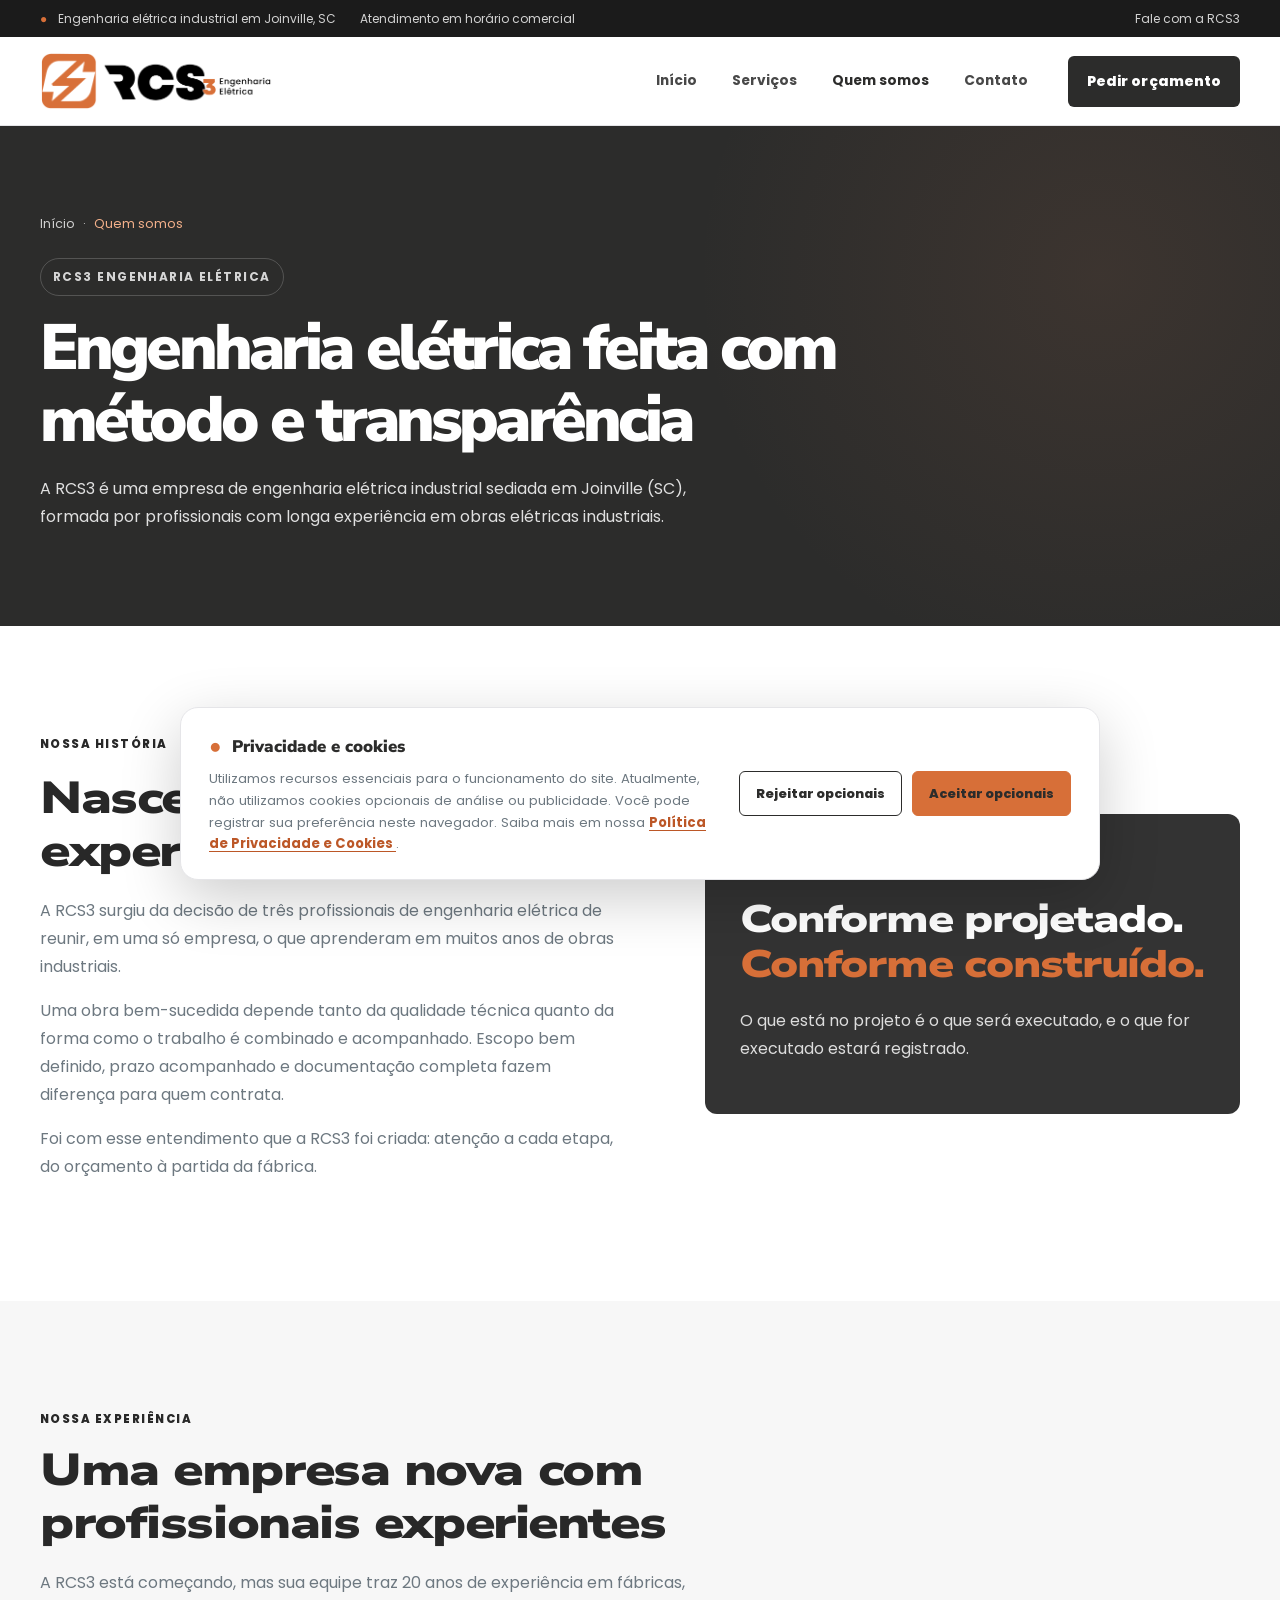
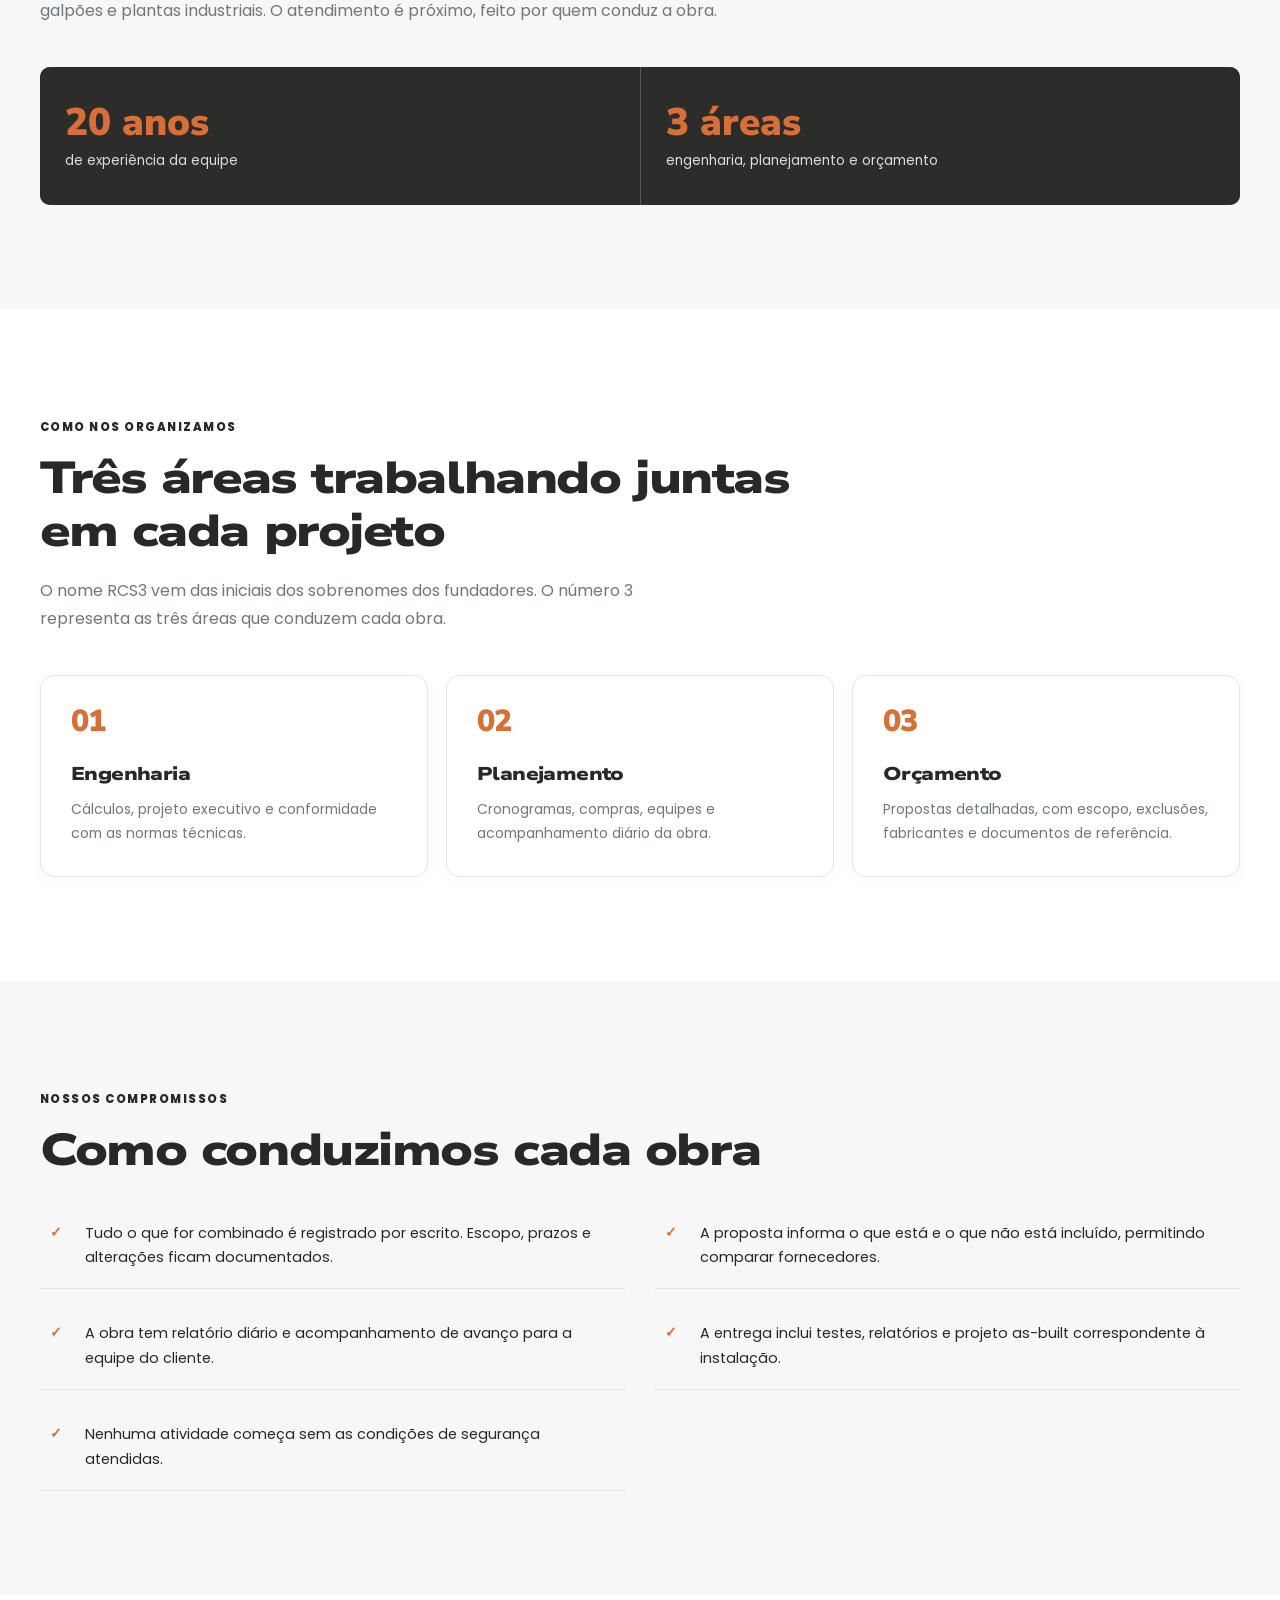
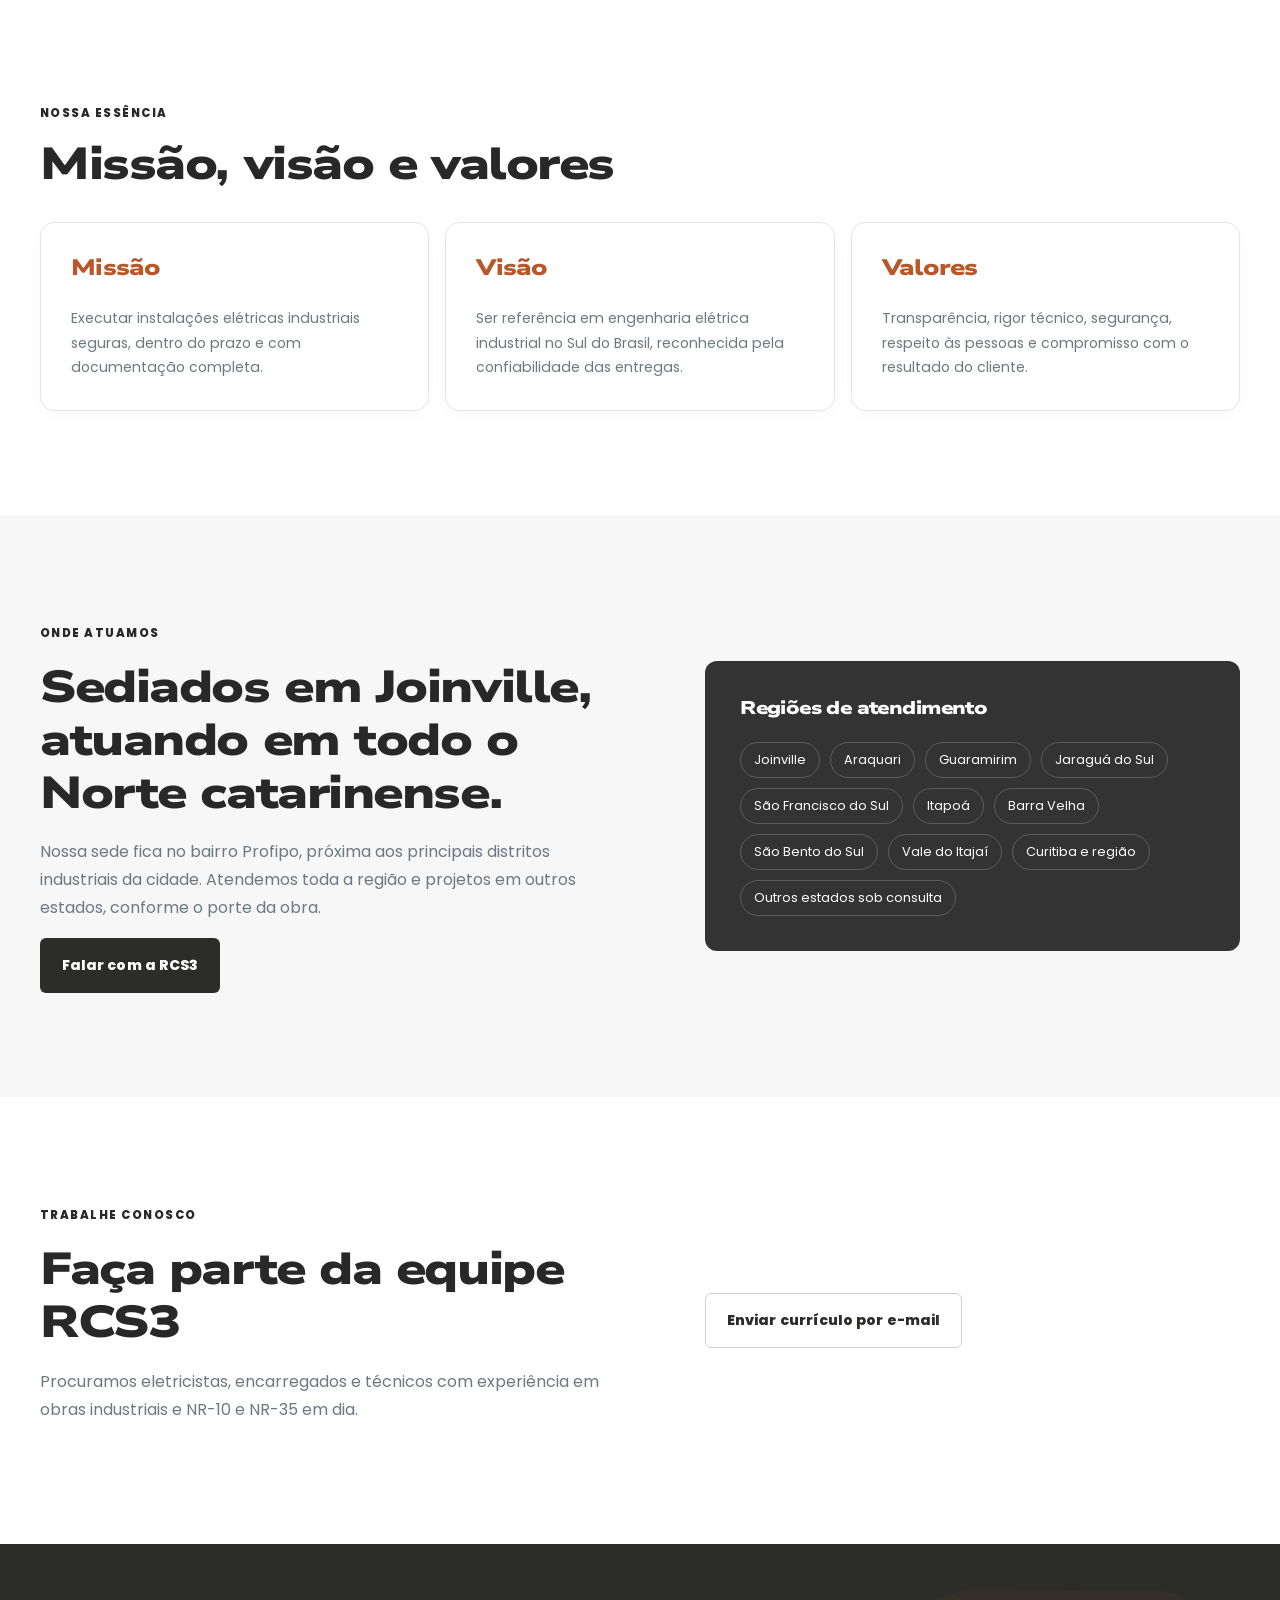
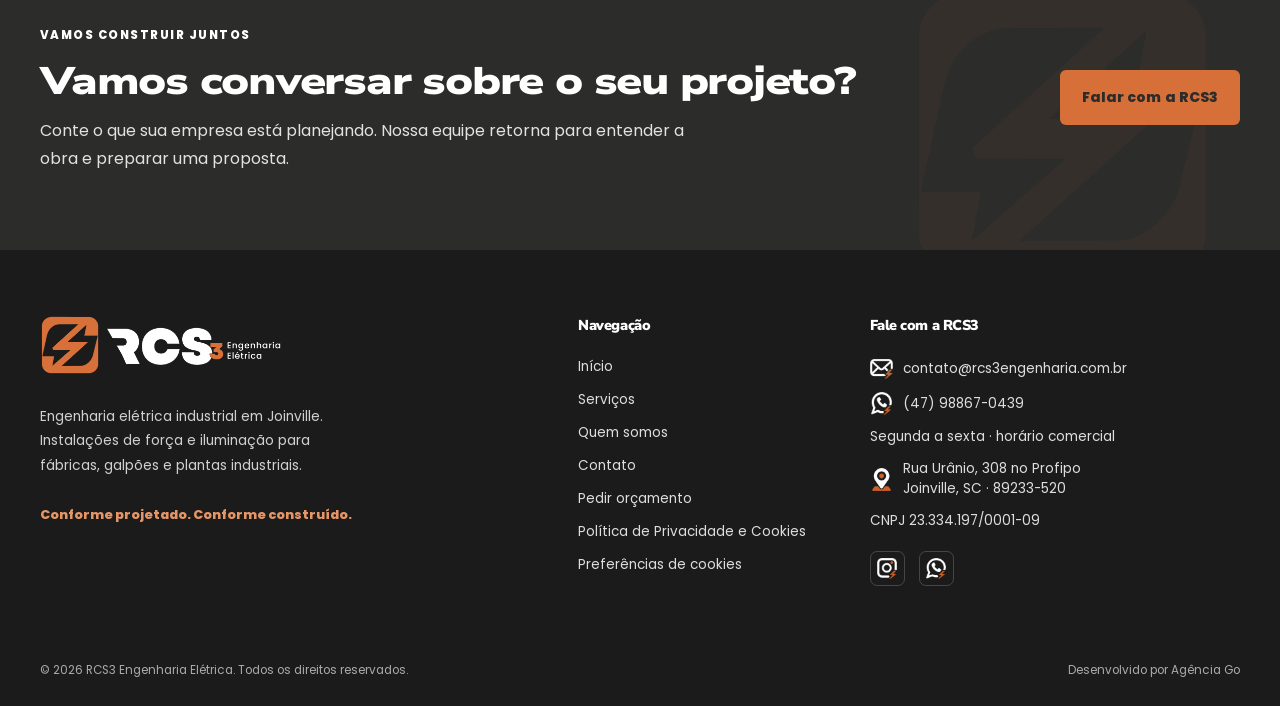
<file: quem-somos.html>
<!DOCTYPE html>
<html lang="pt-BR">
  <head>
    <meta charset="UTF-8">
    <meta name="viewport" content="width=device-width, initial-scale=1.0">
    <meta name="theme-color" content="#2c2c2b">
    <meta name="description" content="Conheça a RCS3, empresa de engenharia elétrica industrial em Joinville. Equipe com 20 anos de experiência e foco em rigor técnico, transparência e segurança.">
    <meta property="og:type" content="website">
    <meta property="og:title" content="Quem Somos | RCS3 Engenharia Elétrica">
    <meta property="og:description" content="Conheça a RCS3, empresa de engenharia elétrica industrial em Joinville. Equipe com 20 anos de experiência e foco em rigor técnico, transparência e segurança.">
    <title>Quem Somos | RCS3 Engenharia Elétrica</title>
    <link rel="icon" type="image/png" sizes="192x192" href="assets/images/favicon-rcs3.png">
    <link rel="preconnect" href="https://fonts.googleapis.com">
    <link rel="preconnect" href="https://fonts.gstatic.com" crossorigin>
    <link rel="stylesheet" href="assets/css/style.css">
    <link rel="stylesheet" href="assets/css/style.css?v=3">
    <script type="application/ld+json">
      {
        "@context": "https://schema.org",
        "@type": "ProfessionalService",
        "name": "RCS3 Engenharia Elétrica",
        "description": "Engenharia elétrica industrial para fábricas, galpões e plantas industriais.",
        "telephone": "+55 47 98867-0439",
        "email": "contato@rcs3engenharia.com.br",
        "address": {
          "@type": "PostalAddress",
          "streetAddress": "Rua Urânio, 308",
          "addressLocality": "Joinville",
          "addressRegion": "SC",
          "postalCode": "89233-520",
          "addressCountry": "BR"
        },
        "areaServed": "Norte de Santa Catarina"
      }
    </script>
  </head>
  <body>
    <a href="#conteudo" class="skip-link">Pular para o conteúdo</a>
    <div class="topbar">
      <div class="container">
        <div class="topbar-items">
          <span><span class="dot">●</span> Engenharia elétrica industrial em Joinville, SC</span>
          <span>Atendimento em horário comercial</span>
        </div>
        <a href="https://wa.me/5547988670439?text=Ol%C3%A1%2C%20RCS3!%20Gostaria%20de%20conversar%20sobre%20um%20projeto%20el%C3%A9trico%20industrial." target="_blank" rel="noopener noreferrer">Fale com a RCS3</a>
      </div>
    </div>
    <header class="main-header">
      <div class="container header-inner">
        <a class="brand" href="index.html" aria-label="RCS3 Engenharia Elétrica, página inicial">
          <img class="brand-logo" src="assets/images/logo-preto-laranja.png" alt="RCS3 Engenharia Elétrica" width="232" height="55" decoding="async">
        </a>
        <nav class="nav" id="navegacao-principal" aria-label="Navegação principal" data-primary-nav>
          <a href="index.html" >Início</a>
          <a href="servicos.html">Serviços</a>
          <a href="quem-somos.html" aria-current="page">Quem somos</a>
          <a href="contato.html">Contato</a>
        </nav>
        <a class="btn btn-navy header-cta" href="contato.html#orcamento">Pedir orçamento</a>
        <button class="menu-toggle" type="button" aria-label="Abrir ou fechar menu" aria-controls="navegacao-principal" aria-expanded="false" data-menu-toggle>Menu</button>
      </div>
    </header>
    <main id="conteudo">
      <section class="page-hero">
        <div class="container">
          <div class="breadcrumbs">
            <a href="index.html">Início</a>
            <span aria-hidden="true">·</span>
            <span>Quem somos</span>
          </div>
          <span class="eyebrow">RCS3 ENGENHARIA ELÉTRICA</span>
          <h1>Engenharia elétrica feita com método e transparência</h1>
          <p>A RCS3 é uma empresa de engenharia elétrica industrial sediada em Joinville (SC), formada por profissionais com longa experiência em obras elétricas industriais.</p>
        </div>
      </section>
      <section class="section">
        <div class="container intro-grid">
          <div>
            <span class="small-label">NOSSA HISTÓRIA</span>
            <h2 style="margin:18px 0">Nascemos da experiência em campo.</h2>
            <p class="muted">A RCS3 surgiu da decisão de três profissionais de engenharia elétrica de reunir, em uma só empresa, o que aprenderam em muitos anos de obras industriais.</p>
            <p class="muted">Uma obra bem-sucedida depende tanto da qualidade técnica quanto da forma como o trabalho é combinado e acompanhado. Escopo bem definido, prazo acompanhado e documentação completa fazem diferença para quem contrata.</p>
            <p class="muted">Foi com esse entendimento que a RCS3 foi criada: atenção a cada etapa, do orçamento à partida da fábrica.</p>
          </div>
          <div class="region-box">
            <span class="small-label">NOSSA ASSINATURA</span>
            <h2 style="margin:23px 0 19px;font-size:clamp(1.9rem,3vw,2.75rem)">Conforme projetado.<br><span style="color:var(--gold)">Conforme construído.</span></h2>
            <p>O que está no projeto é o que será executado, e o que for executado estará registrado.</p>
          </div>
        </div>
      </section>
      <section class="section section-alt">
        <div class="container">
          <div class="section-top">
            <div class="section-heading">
              <span class="small-label">NOSSA EXPERIÊNCIA</span>
              <h2>Uma empresa nova com profissionais experientes</h2>
              <p>A RCS3 está começando, mas sua equipe traz 20 anos de experiência em fábricas, galpões e plantas industriais. O atendimento é próximo, feito por quem conduz a obra.</p>
            </div>
          </div>
          <div class="metrics-grid metrics-grid--two">
            <div class="metric">
              <strong><span class="metric-number" data-count="20">20</span> anos</strong>

              <span>de experiência da equipe</span>
            </div>
            <div class="metric">
              <strong><span class="metric-number" data-count="3">3</span> áreas</strong>
              <span>engenharia, planejamento e orçamento</span>
            </div>
          </div>
        </div>
      </section>
      <section class="section">
        <div class="container">
          <div class="section-top">
            <div class="section-heading">
              <span class="small-label">COMO NOS ORGANIZAMOS</span>
              <h2>Três áreas trabalhando juntas em cada projeto</h2>
              <p>O nome RCS3 vem das iniciais dos sobrenomes dos fundadores. O número 3 representa as três áreas que conduzem cada obra.</p>
            </div>
          </div>
          <div class="card-grid">
            <article class="simple-card" data-reveal>
              <div class="card-num">01</div>
              <h3>Engenharia</h3>
              <p>Cálculos, projeto executivo e conformidade com as normas técnicas.</p>
            </article>
            <article class="simple-card" data-reveal>
              <div class="card-num">02</div>
              <h3>Planejamento</h3>
              <p>Cronogramas, compras, equipes e acompanhamento diário da obra.</p>
            </article>
            <article class="simple-card" data-reveal>
              <div class="card-num">03</div>
              <h3>Orçamento</h3>
              <p>Propostas detalhadas, com escopo, exclusões, fabricantes e documentos de referência.</p>
            </article>
          </div>
        </div>
      </section>
      <section class="section section-alt">
        <div class="container">
          <div class="section-heading" style="margin-bottom:24px">
            <span class="small-label">NOSSOS COMPROMISSOS</span>
            <h2>Como conduzimos cada obra</h2>
          </div>
          <ul class="commit-list">
            <li>Tudo o que for combinado é registrado por escrito. Escopo, prazos e alterações ficam documentados.</li>
            <li>A proposta informa o que está e o que não está incluído, permitindo comparar fornecedores.</li>
            <li>A obra tem relatório diário e acompanhamento de avanço para a equipe do cliente.</li>
            <li>A entrega inclui testes, relatórios e projeto as-built correspondente à instalação.</li>
            <li>Nenhuma atividade começa sem as condições de segurança atendidas.</li>
          </ul>
        </div>
      </section>
      <section class="section">
        <div class="container">
          <div class="section-heading" style="margin-bottom:30px">
            <span class="small-label">NOSSA ESSÊNCIA</span>
            <h2>Missão, visão e valores</h2>
          </div>
          <div class="values-grid">
            <article class="value-card">
              <h3>Missão</h3>
              <p>Executar instalações elétricas industriais seguras, dentro do prazo e com documentação completa.</p>
            </article>
            <article class="value-card">
              <h3>Visão</h3>
              <p>Ser referência em engenharia elétrica industrial no Sul do Brasil, reconhecida pela confiabilidade das entregas.</p>
            </article>
            <article class="value-card">
              <h3>Valores</h3>
              <p>Transparência, rigor técnico, segurança, respeito às pessoas e compromisso com o resultado do cliente.</p>
            </article>
          </div>
        </div>
      </section>
      <section class="section section-alt">
        <div class="container intro-grid">
          <div>
            <span class="small-label">ONDE ATUAMOS</span>
            <h2 style="margin:18px 0">Sediados em Joinville, atuando em todo o Norte catarinense.</h2>
            <p class="muted">Nossa sede fica no bairro Profipo, próxima aos principais distritos industriais da cidade. Atendemos toda a região e projetos em outros estados, conforme o porte da obra.</p>
            <a href="contato.html" class="btn btn-navy">Falar com a RCS3</a>
          </div>
          <div class="region-box">
            <h3>Regiões de atendimento</h3>
            <div class="region-tags">
              <span>Joinville</span>
              <span>Araquari</span>
              <span>Guaramirim</span>
              <span>Jaraguá do Sul</span>
              <span>São Francisco do Sul</span>
              <span>Itapoá</span>
              <span>Barra Velha</span>
              <span>São Bento do Sul</span>
              <span>Vale do Itajaí</span>
              <span>Curitiba e região</span>
              <span>Outros estados sob consulta</span>
            </div>
          </div>
        </div>
      </section>
      <section class="section">
        <div class="container intro-grid">
          <div>
            <span class="small-label">TRABALHE CONOSCO</span>
            <h2 style="margin:18px 0">Faça parte da equipe RCS3</h2>
            <p class="muted">Procuramos eletricistas, encarregados e técnicos com experiência em obras industriais e NR-10 e NR-35 em dia.</p>
          </div>
          <div><a
                href="mailto:contato@rcs3engenharia.com.br?subject=Curr%C3%ADculo%20-%20Trabalhe%20Conosco%20RCS3&body=Ol%C3%A1%2C%20equipe%20RCS3!%0A%0AGostaria%20de%20encaminhar%20meu%20curr%C3%ADculo%20para%20avalia%C3%A7%C3%A3o.%0A%0ANome%3A%0ACargo%20de%20interesse%3A%0ATelefone%3A%0A%0AAnexo%20meu%20curr%C3%ADculo.%0A"
                class="btn btn-outline"
              >
                Enviar currículo por e-mail
              </a></div>
        </div>
      </section>
      <section class="cta-section">
        <div class="container cta-layout">
          <div>
            <span class="small-label">VAMOS CONSTRUIR JUNTOS</span>
            <h2>Vamos conversar sobre o seu projeto?</h2>
            <p>Conte o que sua empresa está planejando. Nossa equipe retorna para entender a obra e preparar uma proposta.</p>
          </div>
          <a href="contato.html#orcamento" class="btn btn-gold">Falar com a RCS3</a>
        </div>
      </section>
    </main>
    <footer class="footer">
      <div class="container">
        <div class="footer-grid">
          <div>
            <a class="brand" href="index.html" aria-label="RCS3 - Início">
              <img class="brand-logo" src="assets/images/logo-branco-laranja.png" alt="RCS3 Engenharia Elétrica" width="232" height="55" decoding="async">
            </a>
            <p class="footer-desc">Engenharia elétrica industrial em Joinville. Instalações de força e iluminação para fábricas, galpões e plantas industriais.</p>
            <span class="footer-slogan">Conforme projetado. Conforme construído.</span>
          </div>
          <div>
            <h4>Navegação</h4>
            <div class="footer-links">
              <a href="index.html">Início</a>
              <a href="servicos.html">Serviços</a>
              <a href="quem-somos.html">Quem somos</a>
              <a href="contato.html">Contato</a>
              <a href="contato.html#orcamento">Pedir orçamento</a>
              <a href="privacidade.html">Política de Privacidade e Cookies</a>
            </div>
          </div>
          <div>
            <h4>Fale com a RCS3</h4>
            <div class="footer-contact">
              <a class="footer-with-icon" href="mailto:contato@rcs3engenharia.com.br">
                <img src="assets/images/icone-email-claro.png" width="23" height="23" alt="" loading="lazy">
                contato@rcs3engenharia.com.br
              </a>
              <a class="footer-with-icon" href="tel:+5547988670439">
                <img src="assets/images/icone-whatsapp-claro.png" width="23" height="23" alt="" loading="lazy">
                (47) 98867-0439
              </a>
              <span>Segunda a sexta · horário comercial</span>
              <span class="footer-with-icon">
                <img src="assets/images/icone-localizacao-claro.png" width="23" height="23" alt="" loading="lazy">
                <span>Rua Urânio, 308 no Profipo<br>Joinville, SC · 89233-520</span>
              </span>
              <span>CNPJ 23.334.197/0001-09</span>
              <div class="footer-social">
                <a href="https://www.instagram.com/rcs3.engenharia/" target="_blank" rel="noopener noreferrer" aria-label="RCS3 no Instagram">
                  <img src="assets/images/icone-instagram-claro.png" width="21" height="21" alt="" loading="lazy">
                </a>
                <a href="https://wa.me/5547988670439" target="_blank" rel="noopener noreferrer" aria-label="RCS3 no WhatsApp">
                  <img src="assets/images/icone-whatsapp-claro.png" width="21" height="21" alt="" loading="lazy">
                </a>
              </div>
            </div>
          </div>
        </div>
        <div class="footer-bottom">
          <span>
            © <span data-current-year>2026</span>
            RCS3 Engenharia Elétrica. Todos os direitos reservados.
          </span>

          <span>
            Desenvolvido por
            <a href="https://agenciagostorm.com/"
              target="_blank"
              rel="noopener noreferrer">
              Agência Go
            </a>
          </span>
        </div>
      </div>
    </footer>
    <script src="assets/js/main.js" defer></script>
  </body>
</html>
</file>
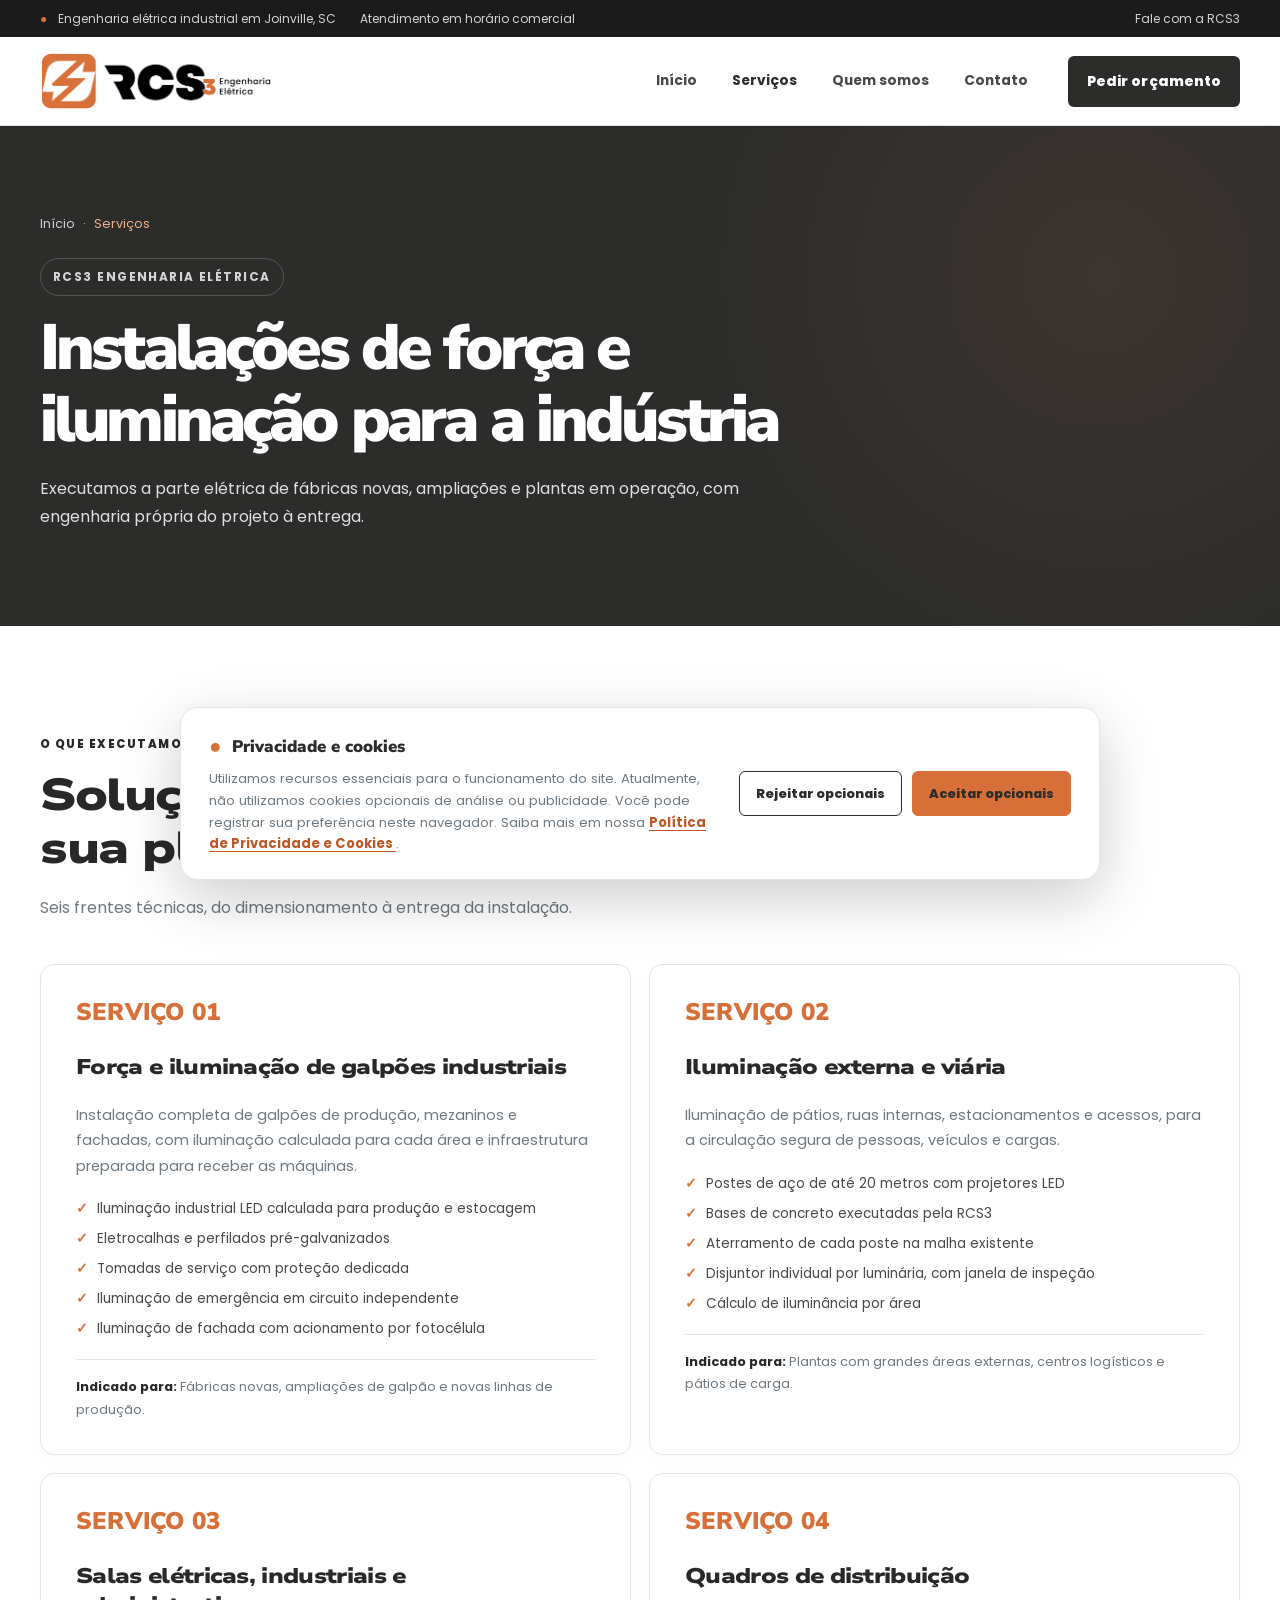
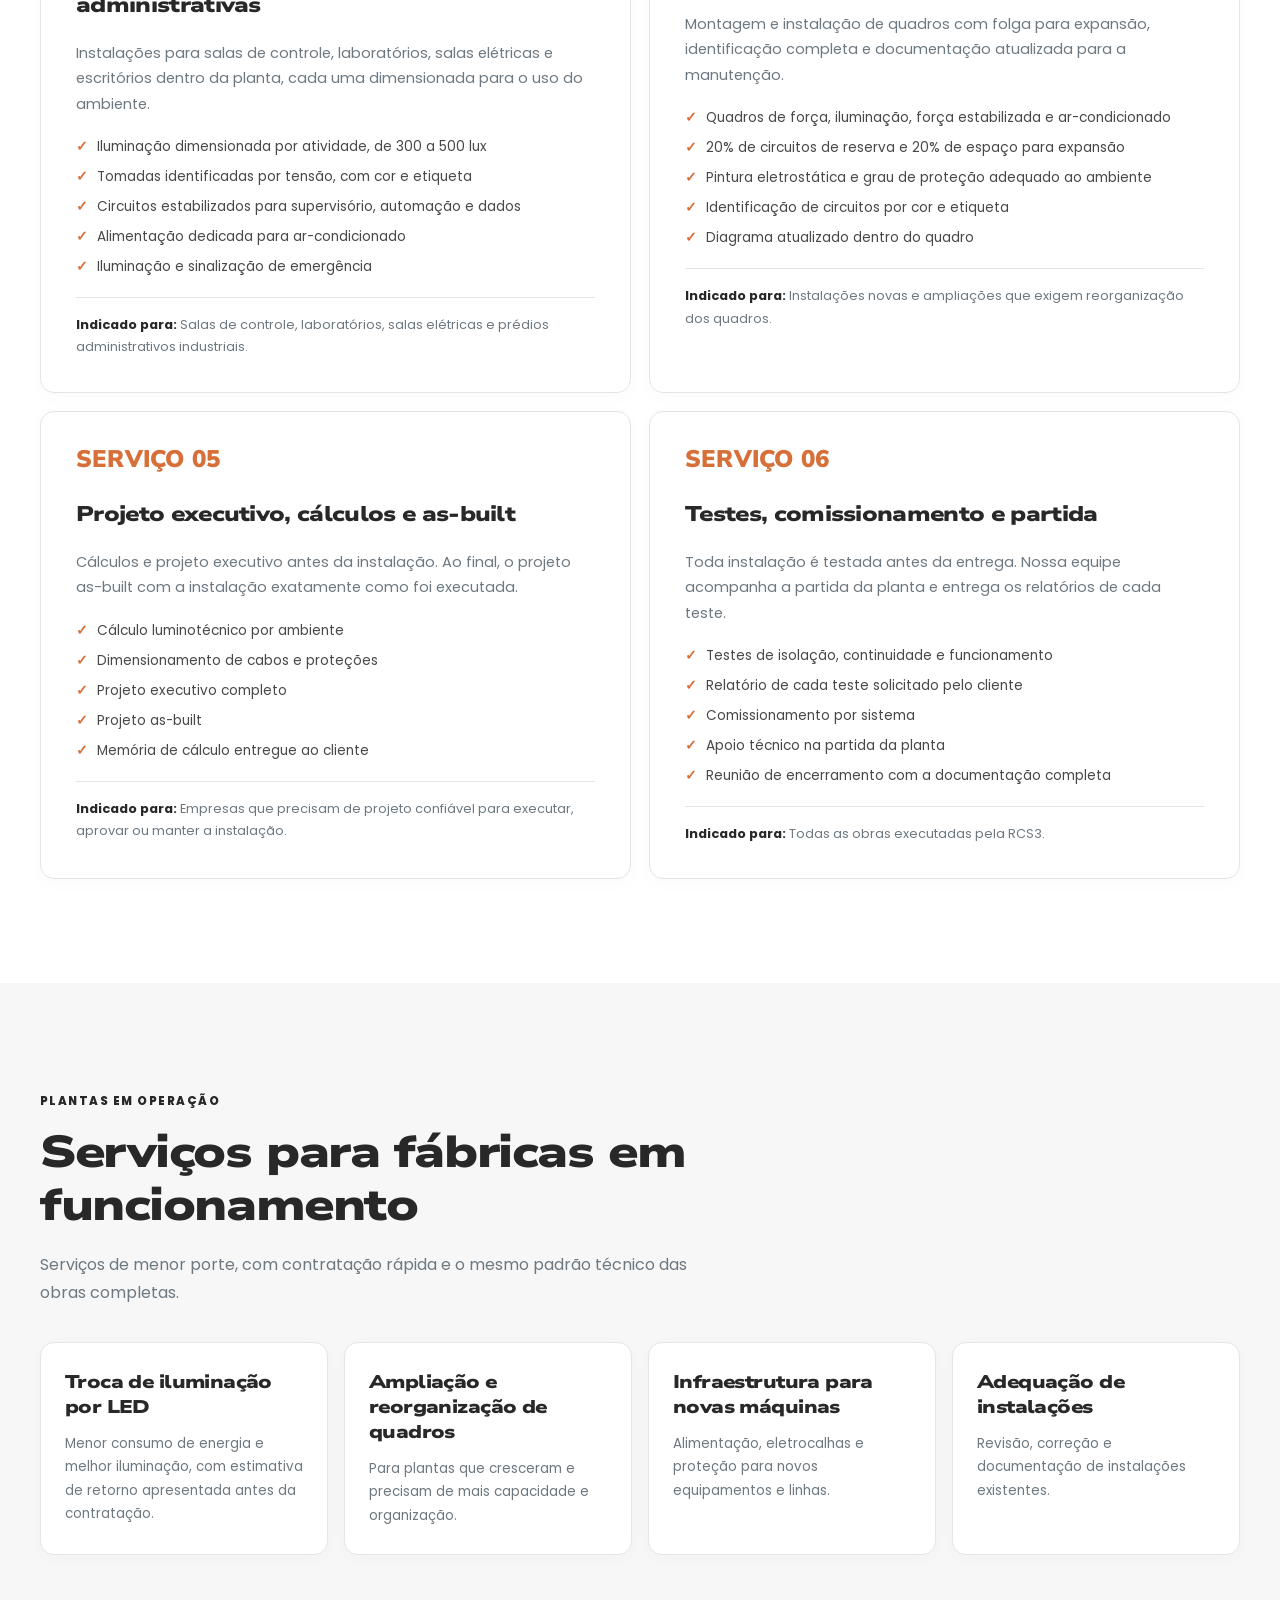
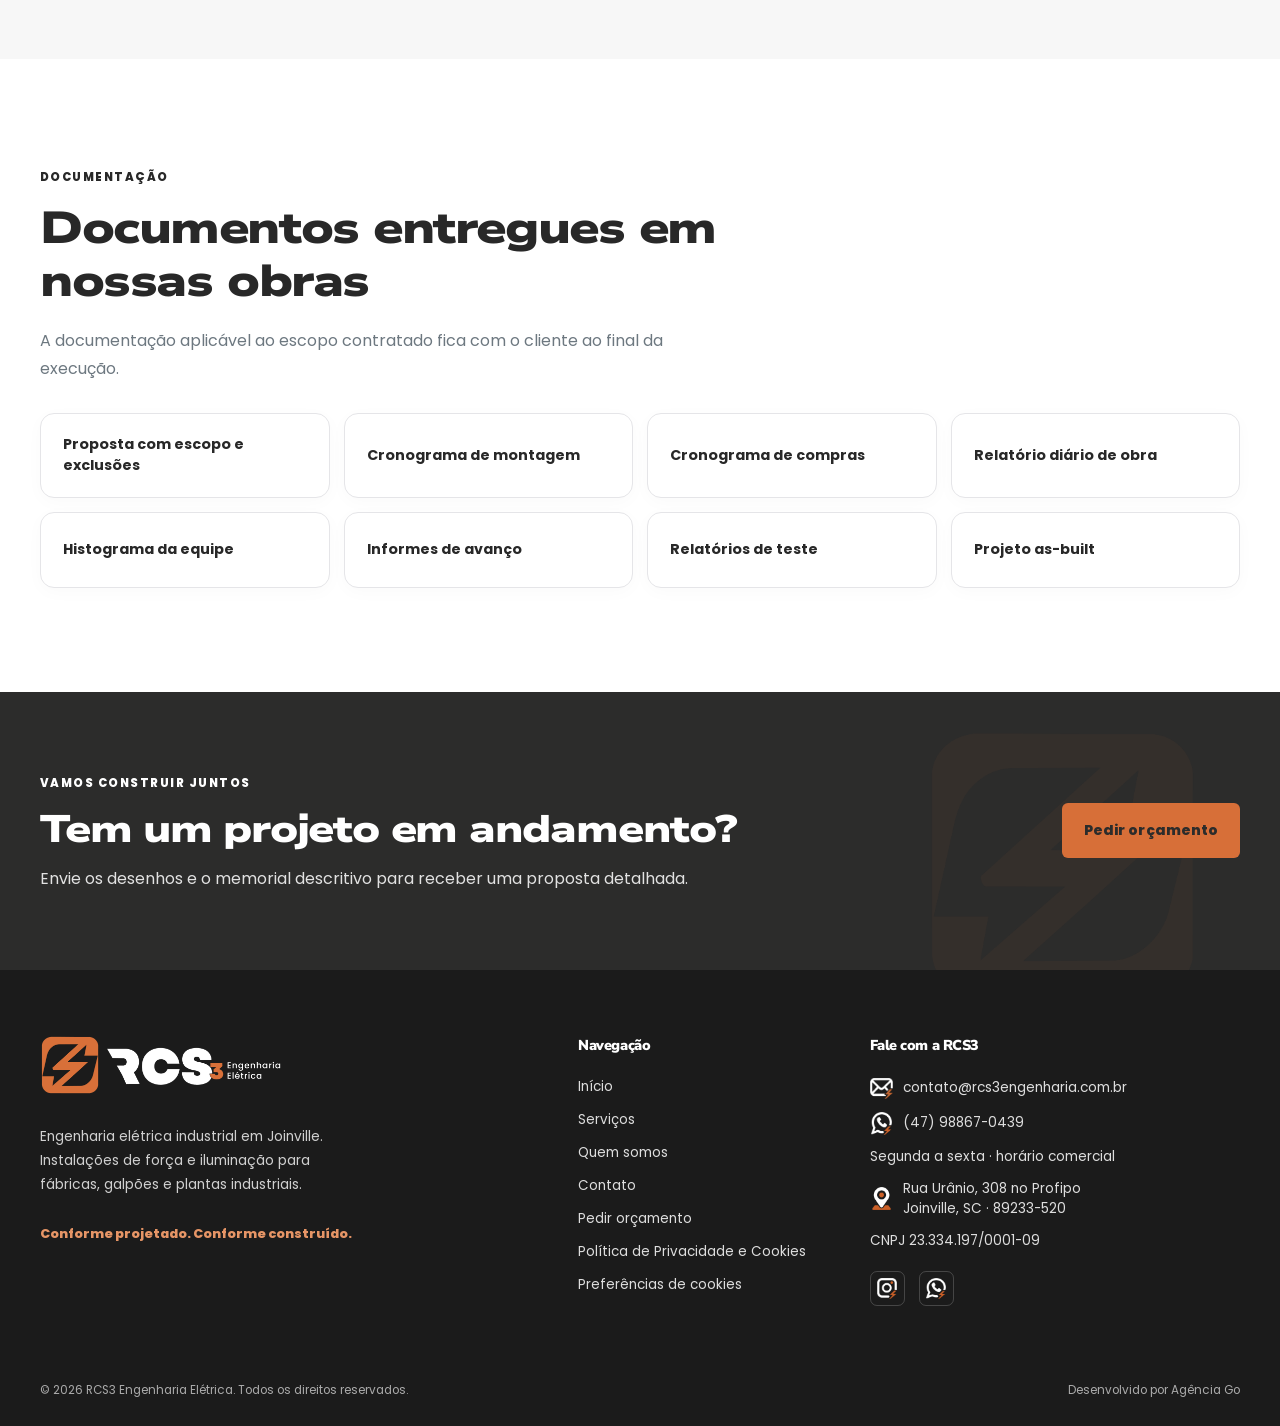
<file: servicos.html>
<!DOCTYPE html>
<html lang="pt-BR">
  <head>
    <meta charset="UTF-8">
    <meta name="viewport" content="width=device-width, initial-scale=1.0">
    <meta name="theme-color" content="#2c2c2b">
    <meta name="description" content="Força e iluminação industrial, quadros de distribuição, projeto executivo, testes, comissionamento e as-built para indústrias.">
    <meta property="og:type" content="website">
    <meta property="og:title" content="Serviços | RCS3 Engenharia Elétrica">
    <meta property="og:description" content="Força e iluminação industrial, quadros de distribuição, projeto executivo, testes, comissionamento e as-built para indústrias.">
    <title>Serviços | RCS3 Engenharia Elétrica</title>
    <link rel="icon" type="image/png" sizes="192x192" href="assets/images/favicon-rcs3.png">
    <link rel="preconnect" href="https://fonts.googleapis.com">
    <link rel="preconnect" href="https://fonts.gstatic.com" crossorigin>
    <link rel="stylesheet" href="assets/css/style.css">
    <link rel="stylesheet" href="assets/css/style.css?v=3">
    <script type="application/ld+json">
      {
        "@context": "https://schema.org",
        "@type": "ProfessionalService",
        "name": "RCS3 Engenharia Elétrica",
        "description": "Engenharia elétrica industrial para fábricas, galpões e plantas industriais.",
        "telephone": "+55 47 98867-0439",
        "email": "contato@rcs3engenharia.com.br",
        "address": {
          "@type": "PostalAddress",
          "streetAddress": "Rua Urânio, 308",
          "addressLocality": "Joinville",
          "addressRegion": "SC",
          "postalCode": "89233-520",
          "addressCountry": "BR"
        },
        "areaServed": "Norte de Santa Catarina"
      }
    </script>
  </head>
  <body>
    <a href="#conteudo" class="skip-link">Pular para o conteúdo</a>
    <div class="topbar">
      <div class="container">
        <div class="topbar-items">
          <span><span class="dot">●</span> Engenharia elétrica industrial em Joinville, SC</span>
          <span>Atendimento em horário comercial</span>
        </div>
        <a href="https://wa.me/5547988670439?text=Ol%C3%A1%2C%20RCS3!%20Gostaria%20de%20conversar%20sobre%20um%20projeto%20el%C3%A9trico%20industrial." target="_blank" rel="noopener noreferrer">Fale com a RCS3</a>
      </div>
    </div>
    <header class="main-header">
      <div class="container header-inner">
        <a class="brand" href="index.html" aria-label="RCS3 Engenharia Elétrica, página inicial">
          <img class="brand-logo" src="assets/images/logo-preto-laranja.png" alt="RCS3 Engenharia Elétrica" width="232" height="55" decoding="async">
        </a>
        <nav class="nav" id="navegacao-principal" aria-label="Navegação principal" data-primary-nav>
          <a href="index.html" >Início</a>
          <a href="servicos.html" aria-current="page">Serviços</a>
          <a href="quem-somos.html">Quem somos</a>
          <a href="contato.html">Contato</a>
        </nav>
        <a class="btn btn-navy header-cta" href="contato.html#orcamento">Pedir orçamento</a>
        <button class="menu-toggle" type="button" aria-label="Abrir ou fechar menu" aria-controls="navegacao-principal" aria-expanded="false" data-menu-toggle>Menu</button>
      </div>
    </header>
    <main id="conteudo">
      <section class="page-hero">
        <div class="container">
          <div class="breadcrumbs">
            <a href="index.html">Início</a>
            <span aria-hidden="true">·</span>
            <span>Serviços</span>
          </div>
          <span class="eyebrow">RCS3 ENGENHARIA ELÉTRICA</span>
          <h1>Instalações de força e iluminação para a indústria</h1>
          <p>Executamos a parte elétrica de fábricas novas, ampliações e plantas em operação, com engenharia própria do projeto à entrega.</p>
        </div>
      </section>
      <section class="section">
        <div class="container">
          <div class="section-top">
            <div class="section-heading">
              <span class="small-label">O QUE EXECUTAMOS</span>
              <h2>Soluções para cada fase da sua planta</h2>
              <p>Seis frentes técnicas, do dimensionamento à entrega da instalação.</p>
            </div>
          </div>
          <div class="service-grid">
            <article class="service-card" data-reveal>
              <div class="card-num">SERVIÇO 01</div>
              <h3>Força e iluminação de galpões industriais</h3>
              <p>Instalação completa de galpões de produção, mezaninos e fachadas, com iluminação calculada para cada área e infraestrutura preparada para receber as máquinas.</p>
              <ul>
                <li>Iluminação industrial LED calculada para produção e estocagem</li>
                <li>Eletrocalhas e perfilados pré-galvanizados</li>
                <li>Tomadas de serviço com proteção dedicada</li>
                <li>Iluminação de emergência em circuito independente</li>
                <li>Iluminação de fachada com acionamento por fotocélula</li>
              </ul>
              <p class="indication"><b>Indicado para:</b> Fábricas novas, ampliações de galpão e novas linhas de produção.</p>
            </article>
            <article class="service-card" data-reveal>
              <div class="card-num">SERVIÇO 02</div>
              <h3>Iluminação externa e viária</h3>
              <p>Iluminação de pátios, ruas internas, estacionamentos e acessos, para a circulação segura de pessoas, veículos e cargas.</p>
              <ul>
                <li>Postes de aço de até 20 metros com projetores LED</li>
                <li>Bases de concreto executadas pela RCS3</li>
                <li>Aterramento de cada poste na malha existente</li>
                <li>Disjuntor individual por luminária, com janela de inspeção</li>
                <li>Cálculo de iluminância por área</li>
              </ul>
              <p class="indication"><b>Indicado para:</b> Plantas com grandes áreas externas, centros logísticos e pátios de carga.</p>
            </article>
            <article class="service-card" data-reveal>
              <div class="card-num">SERVIÇO 03</div>
              <h3>Salas elétricas, industriais e administrativas</h3>
              <p>Instalações para salas de controle, laboratórios, salas elétricas e escritórios dentro da planta, cada uma dimensionada para o uso do ambiente.</p>
              <ul>
                <li>Iluminação dimensionada por atividade, de 300 a 500 lux</li>
                <li>Tomadas identificadas por tensão, com cor e etiqueta</li>
                <li>Circuitos estabilizados para supervisório, automação e dados</li>
                <li>Alimentação dedicada para ar-condicionado</li>
                <li>Iluminação e sinalização de emergência</li>
              </ul>
              <p class="indication"><b>Indicado para:</b> Salas de controle, laboratórios, salas elétricas e prédios administrativos industriais.</p>
            </article>
            <article class="service-card" data-reveal>
              <div class="card-num">SERVIÇO 04</div>
              <h3>Quadros de distribuição</h3>
              <p>Montagem e instalação de quadros com folga para expansão, identificação completa e documentação atualizada para a manutenção.</p>
              <ul>
                <li>Quadros de força, iluminação, força estabilizada e ar-condicionado</li>
                <li>20% de circuitos de reserva e 20% de espaço para expansão</li>
                <li>Pintura eletrostática e grau de proteção adequado ao ambiente</li>
                <li>Identificação de circuitos por cor e etiqueta</li>
                <li>Diagrama atualizado dentro do quadro</li>
              </ul>
              <p class="indication"><b>Indicado para:</b> Instalações novas e ampliações que exigem reorganização dos quadros.</p>
            </article>
            <article class="service-card" data-reveal>
              <div class="card-num">SERVIÇO 05</div>
              <h3>Projeto executivo, cálculos e as-built</h3>
              <p>Cálculos e projeto executivo antes da instalação. Ao final, o projeto as-built com a instalação exatamente como foi executada.</p>
              <ul>
                <li>Cálculo luminotécnico por ambiente</li>
                <li>Dimensionamento de cabos e proteções</li>
                <li>Projeto executivo completo</li>
                <li>Projeto as-built</li>
                <li>Memória de cálculo entregue ao cliente</li>
              </ul>
              <p class="indication"><b>Indicado para:</b> Empresas que precisam de projeto confiável para executar, aprovar ou manter a instalação.</p>
            </article>
            <article class="service-card" data-reveal>
              <div class="card-num">SERVIÇO 06</div>
              <h3>Testes, comissionamento e partida</h3>
              <p>Toda instalação é testada antes da entrega. Nossa equipe acompanha a partida da planta e entrega os relatórios de cada teste.</p>
              <ul>
                <li>Testes de isolação, continuidade e funcionamento</li>
                <li>Relatório de cada teste solicitado pelo cliente</li>
                <li>Comissionamento por sistema</li>
                <li>Apoio técnico na partida da planta</li>
                <li>Reunião de encerramento com a documentação completa</li>
              </ul>
              <p class="indication"><b>Indicado para:</b> Todas as obras executadas pela RCS3.</p>
            </article>
          </div>
        </div>
      </section>
      <section class="section section-alt">
        <div class="container">
          <div class="section-heading" style="margin-bottom:35px">
            <span class="small-label">PLANTAS EM OPERAÇÃO</span>
            <h2>Serviços para fábricas em funcionamento</h2>
            <p>Serviços de menor porte, com contratação rápida e o mesmo padrão técnico das obras completas.</p>
          </div>
          <div class="work-grid">
            <article class="work-card">
              <h3>Troca de iluminação por LED</h3>
              <p>Menor consumo de energia e melhor iluminação, com estimativa de retorno apresentada antes da contratação.</p>
            </article>
            <article class="work-card">
              <h3>Ampliação e reorganização de quadros</h3>
              <p>Para plantas que cresceram e precisam de mais capacidade e organização.</p>
            </article>
            <article class="work-card">
              <h3>Infraestrutura para novas máquinas</h3>
              <p>Alimentação, eletrocalhas e proteção para novos equipamentos e linhas.</p>
            </article>
            <article class="work-card">
              <h3>Adequação de instalações</h3>
              <p>Revisão, correção e documentação de instalações existentes.</p>
            </article>
          </div>
        </div>
      </section>
      <section class="section">
        <div class="container">
          <div class="section-heading" style="margin-bottom:30px">
            <span class="small-label">DOCUMENTAÇÃO</span>
            <h2>Documentos entregues em nossas obras</h2>
            <p>A documentação aplicável ao escopo contratado fica com o cliente ao final da execução.</p>
          </div>
          <div class="docs-grid">
            <div class="doc-item">Proposta com escopo e exclusões</div>
            <div class="doc-item">Cronograma de montagem</div>
            <div class="doc-item">Cronograma de compras</div>
            <div class="doc-item">Relatório diário de obra</div>
            <div class="doc-item">Histograma da equipe</div>
            <div class="doc-item">Informes de avanço</div>
            <div class="doc-item">Relatórios de teste</div>
            <div class="doc-item">Projeto as-built</div>
          </div>
        </div>
      </section>
      <section class="cta-section">
        <div class="container cta-layout">
          <div>
            <span class="small-label">VAMOS CONSTRUIR JUNTOS</span>
            <h2>Tem um projeto em andamento?</h2>
            <p>Envie os desenhos e o memorial descritivo para receber uma proposta detalhada.</p>
          </div>
          <a href="contato.html#orcamento" class="btn btn-gold">Pedir orçamento</a>
        </div>
      </section>
    </main>
    <footer class="footer">
      <div class="container">
        <div class="footer-grid">
          <div>
            <a class="brand" href="index.html" aria-label="RCS3 - Início">
              <img class="brand-logo" src="assets/images/logo-branco-laranja.png" alt="RCS3 Engenharia Elétrica" width="232" height="55" decoding="async">
            </a>
            <p class="footer-desc">Engenharia elétrica industrial em Joinville. Instalações de força e iluminação para fábricas, galpões e plantas industriais.</p>
            <span class="footer-slogan">Conforme projetado. Conforme construído.</span>
          </div>
          <div>
            <h4>Navegação</h4>
            <div class="footer-links">
              <a href="index.html">Início</a>
              <a href="servicos.html">Serviços</a>
              <a href="quem-somos.html">Quem somos</a>
              <a href="contato.html">Contato</a>
              <a href="contato.html#orcamento">Pedir orçamento</a>
              <a href="privacidade.html">Política de Privacidade e Cookies</a>
            </div>
          </div>
          <div>
            <h4>Fale com a RCS3</h4>
            <div class="footer-contact">
              <a class="footer-with-icon" href="mailto:contato@rcs3engenharia.com.br">
                <img src="assets/images/icone-email-claro.png" width="23" height="23" alt="" loading="lazy">
                contato@rcs3engenharia.com.br
              </a>
              <a class="footer-with-icon" href="tel:+5547988670439">
                <img src="assets/images/icone-whatsapp-claro.png" width="23" height="23" alt="" loading="lazy">
                (47) 98867-0439
              </a>
              <span>Segunda a sexta · horário comercial</span>
              <span class="footer-with-icon">
                <img src="assets/images/icone-localizacao-claro.png" width="23" height="23" alt="" loading="lazy">
                <span>Rua Urânio, 308 no Profipo<br>Joinville, SC · 89233-520</span>
              </span>
              <span>CNPJ 23.334.197/0001-09</span>
              <div class="footer-social">
                <a href="https://www.instagram.com/rcs3.engenharia/" target="_blank" rel="noopener noreferrer" aria-label="RCS3 no Instagram">
                  <img src="assets/images/icone-instagram-claro.png" width="21" height="21" alt="" loading="lazy">
                </a>
                <a href="https://wa.me/5547988670439" target="_blank" rel="noopener noreferrer" aria-label="RCS3 no WhatsApp">
                  <img src="assets/images/icone-whatsapp-claro.png" width="21" height="21" alt="" loading="lazy">
                </a>
              </div>
            </div>
          </div>
        </div>
        <div class="footer-bottom">
          <span>
            © <span data-current-year>2026</span>
            RCS3 Engenharia Elétrica. Todos os direitos reservados.
          </span>

          <span>
            Desenvolvido por
            <a href="https://agenciagostorm.com/"
              target="_blank"
              rel="noopener noreferrer">
              Agência Go
            </a>
          </span>
        </div>
      </div>
    </footer>
    <script src="assets/js/main.js" defer></script>
  </body>
</html>
</file>
<file: assets/css/style.css>
@import url("https://fonts.googleapis.com/css2?family=Nunito+Sans:wght@500;600;700;800;900&family=Poppins:wght@400;500;600;700&display=swap");

:root {
  --navy: #2c2c2b;
  --navy-2: #171717;
  --navy-3: #484848;
  --ink: #282828;
  --muted: #6d7880;
  --gold: #d76f38;
  --gold-dark: #bc5727;
  --paper: #f7f7f7;
  --white: #fff;
  --line: #e5e5e8;
  --shadow: 0 20px 70px rgba(0,0,0,.09);
  --radius: 18px;
  --container: 1200px;
}

* {
  box-sizing: border-box;
}

html {
  scroll-behavior: smooth;
}

body {
  margin: 0;
  color: var(--ink);
  background: var(--white);
  font-family: "Poppins", Arial, sans-serif;
  -webkit-font-smoothing: antialiased;
}

body.menu-open {
  overflow: hidden;
}

a {
  text-decoration: none;
  color: inherit;
}

button,
input,
select,
textarea {
  font: inherit;
}

button {
  cursor: pointer;
}

img,
svg {
  display: block;
  max-width: 100%;
}

::selection {
  background: var(--gold);
  color: #171717;
}

:focus-visible {
  outline: 3px solid var(--gold);
  outline-offset: 3px;
}

.container {
  width: min(calc(100% - 44px),var(--container));
  margin: auto;
}

.skip-link {
  position: absolute;
  left: 15px;
  top: -80px;
  z-index: 9999;
  background: #fff;
  color: #111;
  padding: 12px 16px;
  border-radius: 6px;
}

.skip-link:focus {
  top: 12px;
}

h1,
h2,
h3,
h4,
p {
  margin-top: 0;
}

h1,
h2,
h3,
h4 {
  font-family: "Nunito Sans", "Poppins", Arial, sans-serif;
  font-weight: 900;
  font-stretch: expanded;
  letter-spacing: -.032em;
}

h2 {
  font-size: clamp(2rem,3.5vw,3.25rem);
  line-height: 1.18;
}

h3 {
  font-size: 1.15rem;
  line-height: 1.35;
}

p {
  line-height: 1.75;
}

ul {
  padding-left: 1.15rem;
}

.small-label {
  display: inline-flex;
  align-items: center;
  gap: 9px;
  font-weight: 800;
  font-family: "Creato Display", "Poppins", sans-serif;
  letter-spacing: .13em;
  text-transform: uppercase;
  font-size: .72rem;
}

.muted {
  color: var(--muted);
}

.eyebrow {
  display: inline-flex;
  align-items: center;
  gap: 10px;
  padding: 9px 12px;
  border: 1px solid #ffffff30;
  border-radius: 100px;
  color: #d5d5d5;
  font-size: .75rem;
  font-weight: 700;
  letter-spacing: .12em;
  text-transform: uppercase;
}

.btn {
  display: inline-flex;
  align-items: center;
  justify-content: center;
  gap: 22px;
  border: 1px solid transparent;
  border-radius: 6px;
  padding: 16px 21px;
  min-height: 52px;
  font-size: .88rem;
  letter-spacing: .005em;
  font-weight: 800;
  transition: transform .2s ease,background .2s ease,color .2s ease;
}

.btn:hover {
  transform: translateY(-2px);
}

.btn-gold {
  background: var(--gold);
  color: var(--navy);
}

.btn-gold:hover {
  background: #e18450;
}

.btn-navy {
  background: var(--navy);
  color: #fff;
}

.btn-navy:hover {
  background: var(--navy-3);
}

.btn-outline {
  border-color: #d0d0d0;
  color: var(--navy);
  background: transparent;
}

.btn-outline:hover {
  background: #f1f1f1;
}

.btn-link {
  background: transparent;
  padding: 0;
  border: 0;
  min-height: auto;
  color: var(--navy);
}

.section {
  padding: 104px 0;
}

.section-alt {
  background: var(--paper);
}

.section-top {
  display: flex;
  justify-content: space-between;
  align-items: end;
  gap: 30px;
  margin-bottom: 42px;
}

.section-heading {
  max-width: 750px;
}

.section-heading p {
  max-width: 680px;
  color: var(--muted);
  margin-bottom: 0;
}

.section-heading h2 {
  margin: 15px 0 18px;
}

.rule {
  height: 1px;
  background: var(--line);
}

/* top / navigation */
.topbar {
  background: #1b1b1b;
  color: #d2d2d2;
  font-size: .75rem;
}

.topbar .container {
  display: flex;
  align-items: center;
  justify-content: space-between;
  min-height: 37px;
  gap: 20px;
}

.topbar-items {
  display: flex;
  gap: 24px;
  align-items: center;
}

.topbar .dot {
  color: var(--gold);
  padding-right: 8px;
}

.topbar a:hover {
  color: var(--gold);
}

.main-header {
  position: sticky;
  top: 0;
  z-index: 1000;
  background: #fff;
  box-shadow: 0 1px 0 #e5e5e8;
}

.header-inner {
  display: flex;
  align-items: center;
  min-height: 88px;
  gap: 40px;
}

.brand {
  display: flex;
  align-items: center;
  gap: 11px;
  flex-shrink: 0;
}





.nav {
  display: flex;
  align-items: center;
  gap: 35px;
  margin-left: auto;
}

.nav a {
  font-size: .86rem;
  font-weight: 700;
  color: #484848;
  position: relative;
  white-space: nowrap;
}

.nav a:hover,
.nav a[aria-current=page] {
  color: var(--navy);
}

.header-cta {
  padding: 14px 18px;
  min-height: 48px;
  white-space: nowrap;
}

.menu-toggle {
  display: none;
  background: transparent;
  border: 0;
  padding: 10px;
  flex-direction: column;
  gap: 5px;
  color: var(--navy);
  font-size: .84rem;
  font-weight: 800;
  letter-spacing: .03em;
}

/* home hero */
.hero {
  position: relative;
  isolation: isolate;
  overflow: hidden;
  background: var(--navy-2);
  color: white;
}

.hero:before {
  content: "";
  position: absolute;
  z-index: -1;
  inset: 0;
  background: radial-gradient(circle at 12% 84%,rgba(215,111,56,.10),transparent 36%);
}

.hero-inner {
  display: grid;
  grid-template-columns: 1fr .97fr;
  gap: 55px;
  align-items: center;
  min-height: 645px;
  padding: 80px 0 110px;
}

.hero-copy {
  position: relative;
  z-index: 4;
}

.hero-copy h1 {
  font-size: clamp(3.15rem,5.2vw,5.6rem);
  font-weight: 800;
  line-height: 1.1;
  letter-spacing: -.067em;
  max-width: 700px;
  margin: 25px 0;
}

.hero-copy h1 em {
  font-style: normal;
  color: var(--gold);
}

.hero-copy>p {
  max-width: 520px;
  color: #dedede;
  font-size: 1.02rem;
  line-height: 1.8;
  margin-bottom: 30px;
}

.hero-actions {
  display: flex;
  flex-wrap: wrap;
  align-items: center;
  gap: 18px;
}

.hero-secondary {
  font-size: .82rem;
  color: #e7e7e7;
  font-weight: 700;
  display: flex;
  align-items: center;
  gap: 9px;
}

.hero-secondary:hover {
  color: var(--gold);
}

.hero-proof {
  display: flex;
  align-items: center;
  gap: 18px;
  margin-top: 52px;
  padding-top: 24px;
  max-width: 520px;
}

.hero-proof-strong {
  font: 900 1.8rem/1 "Nunito Sans", sans-serif;
  color: var(--gold);
}

.hero-proof-text {
  font-size: .82rem;
  line-height: 1.6;
  color: #d8d8d8;
}

.hero-image-wrap {
  height: 530px;
  position: relative;
  min-width: 0;
}

.hero-image {
  position: absolute;
  inset: 0 18px 0 15px;
  overflow: hidden;
  border-radius: 8px 8px 8px 80px;

  background:
    url("../images/painel-home-exemplo.jpg") center/cover no-repeat;
}

.hero-image:before {
  content: "";
  position: absolute;
  inset: 0;
  background: linear-gradient(135deg,rgba(23,23,23,.08),rgba(23,23,23,.17));
  opacity: 1;
}

.hero-image:after {
  content: "";
  position: absolute;
  inset: 0;
  background: linear-gradient(to bottom,transparent 42%,rgba(12,12,12,.78));
}

.image-caption {
  position: absolute;
  bottom: 28px;
  left: 40px;
  z-index: 2;
  font-size: .68rem;
  text-transform: uppercase;
  letter-spacing: .13em;
  font-weight: 700;
  color: #ededed;
}

.image-caption span {
  display: block;
  color: var(--gold);
  margin-bottom: 5px;
}

.tech-float {
  position: absolute;
  z-index: 5;
  border: 1px solid #dadada3d;
  background: rgba(31,31,31,.90);
  backdrop-filter: blur(14px);
  padding: 13px 17px;
  display: flex;
  gap: 14px;
  align-items: center;
  box-shadow: 0 10px 36px rgba(0,0,0,.18);
  border-radius: 7px;
}

.tech-float strong {
  color: var(--gold);
  font: 900 1.5rem/1.1 "Nunito Sans", sans-serif;
  white-space: nowrap;
}

.tech-float span {
  font-size: .73rem;
  line-height: 1.4;
  color: #e3e3e3;
  max-width: 110px;
}

.tech-float.one {
  top: 65px;
  right: -8px;
}

.tech-float.two {
  bottom: 108px;
  left: -25px;
}

.tech-float.three {
  right: -15px;
  bottom: 80px;
}

.hero-note {
  position: absolute;
  right: 23px;
  bottom: 13px;
  color: #bdbdbd;
  font-size: .6rem;
  opacity: .7;
}

.trust-band {
  position: relative;
  z-index: 5;
  margin-top: -48px;
}

.trust-grid {
  display: grid;
  grid-template-columns: repeat(2,1fr);
  gap: 0;
  background: transparent;
  box-shadow: var(--shadow);
  border: 1px solid #e5e5e8;
  border-radius: 12px;
  overflow: hidden;
}

.trust-item {
  background: #fff;
  display: flex;
  align-items: center;
  gap: 0;
  padding: 28px 38px;
}

.trust-item strong {
  display: block;
  font: 900 .91rem/1.45 "Nunito Sans",sans-serif;
}

.trust-item span:last-child {
  font-size: .78rem;
  color: var(--muted);
}

/* section components */
.intro-grid {
  display: grid;
  grid-template-columns: 1fr .93fr;
  gap: 90px;
  align-items: center;
}

.intro-stat {
  padding: 17px 0 17px 28px;
  background: linear-gradient(90deg,#fff7f1,#fff);
  margin-top: 28px;
}

.intro-stat strong {
  display: block;
  font: 900 1.55rem "Nunito Sans",sans-serif;
}

.intro-stat span {
  color: var(--muted);
  font-size: .86rem;
}

.pill-stack {
  display: grid;
  grid-template-columns: 1fr 1fr;
  gap: 15px;
}

.pill-tile {
  border: 1px solid var(--line);
  border-radius: 12px;
  padding: 28px;
  min-height: 165px;
  background: #fff;
}

.pill-tile .index {
  display: block;
  color: #d76f38;
  font: 900 .82rem "Nunito Sans",sans-serif;
  margin-bottom: 28px;
}

.pill-tile strong {
  display: block;
  max-width: 180px;
  font: 900 1.04rem/1.4 "Nunito Sans",sans-serif;
}

.card-grid {
  display: grid;
  grid-template-columns: repeat(3,1fr);
  gap: 18px;
}

.simple-card {
  padding: 30px;
  border: 1px solid var(--line);
  border-radius: var(--radius);
  background: #fff;
  transition: box-shadow .2s,transform .2s;
}

.simple-card:hover {
  box-shadow: var(--shadow);
  transform: translateY(-3px);
}

.card-num {
  font: 900 .77rem "Nunito Sans",sans-serif;
  color: #c35e2e;
  letter-spacing: .09em;
  margin-bottom: 35px;
}

.simple-card h3 {
  margin: 0 0 11px;
}

.simple-card p {
  font-size: .87rem;
  color: var(--muted);
  line-height: 1.7;
  margin: 0;
}

.service-grid {
  display: grid;
  grid-template-columns: repeat(2,1fr);
  gap: 18px;
}

.service-card {
  padding: 33px 35px;
  border: 1px solid var(--line);
  border-radius: var(--radius);
  background: #fff;
  position: relative;
  overflow: hidden;
}

.service-card .card-num {
  margin-bottom: 24px;
}

.service-card h3 {
  font-size: 1.33rem;
}

.service-card p {
  color: var(--muted);
  font-size: .91rem;
  margin-bottom: 20px;
}

.service-card ul {
  list-style: none;
  padding: 0;
  margin: 0 0 20px;
  display: grid;
  gap: 10px;
  font-size: .85rem;
}

.service-card li {
  padding-left: 21px;
  position: relative;
  color: #484848;
}

.service-card li:before {
  content: "✓";
  position: absolute;
  left: 0;
  color: #d76f38;
  font-weight: 900;
}

.service-card .indication {
  border-top: 1px solid var(--line);
  padding-top: 16px;
  font-size: .8rem;
  color: var(--muted);
  margin: 0;
}

.service-card .indication b {
  color: var(--ink);
}

.process-grid {
  display: grid;
  grid-template-columns: repeat(4,1fr);
  gap: 18px;
  counter-reset: process;
}

.process-card {
  padding: 29px 25px;
  border-radius: 12px;
  background: #fff;
  min-height: 265px;
}

.process-index {
  display: flex;
  align-items: center;
  justify-content: space-between;
  margin-bottom: 30px;
  font: 900 1.7rem "Nunito Sans",sans-serif;
  color: #d76f38;
}

.process-card p {
  font-size: .86rem;
  color: var(--muted);
  margin-bottom: 0;
}

.proposal-grid {
  display: grid;
  grid-template-columns: .87fr 1.13fr;
  gap: 75px;
  align-items: center;
}

.proposal-box {
  background: #252525;
  padding: 22px;
  border-radius: 13px;
  box-shadow: var(--shadow);
  color: #fff;
}

.proposal-head {
  padding: 20px 20px 24px;
  border-bottom: 1px solid #ffffff22;
}

.proposal-head small {
  color: #e28a56;
  letter-spacing: .13em;
  font-weight: 800;
}

.proposal-head h3 {
  font-size: 1.55rem;
  margin: 12px 0 0;
}

.proposal-body {
  display: grid;
  grid-template-columns: 1fr 1fr;
  gap: 12px;
  padding: 20px;
}

.proposal-panel {
  padding: 22px;
  background: #ffffff0d;
  border-radius: 6px;
  border: 1px solid #ffffff1b;
}

.proposal-panel strong {
  display: block;
  font-size: .84rem;
  margin-bottom: 15px;
}

.proposal-panel ul {
  list-style: none;
  margin: 0;
  padding: 0;
}

.proposal-panel li {
  font-size: .79rem;
  line-height: 1.55;
  color: #eeeeee;
  margin-bottom: 12px;
  padding-left: 18px;
  position: relative;
}

.proposal-panel li:before {
  position: absolute;
  left: 0;
  content: "•";
  font-weight: 900;
  color: #d76f38;
}

.proposal-panel.exclude li:before {
  content: "•";
  color: #c6c6c6;
}

.proposal-foot {
  font-size: .72rem;
  padding: 0 20px 16px;
  color: #b7b7b7;
}

.safety-grid {
  display: grid;
  grid-template-columns: repeat(4,1fr);
  gap: 15px;
}

.safety-card {
  padding: 26px 22px;
  border: 1px solid var(--line);
  border-radius: 10px;
  background: white;
}

.safety-card .mini-icon {
  font: 900 1.2rem "Nunito Sans",sans-serif;
  color: #d76f38;
  display: block;
  margin-bottom: 21px;
}

.safety-card h3 {
  font-size: .98rem;
}

.safety-card p {
  font-size: .81rem;
  color: var(--muted);
  margin: 0;
}

.metrics-grid {
  display: grid;
  grid-template-columns: repeat(4,1fr);
  gap: 1px;
  background: #585858;
  border-radius: 10px;
  overflow: hidden;
}

.metric {
  padding: 34px 25px;
  background: #2c2c2b;
  color: #fff;
}

.metric strong {
  font: 900 clamp(2.25rem,3vw,3.4rem) "Nunito Sans",sans-serif;
  color: var(--gold);
  display: block;
}

.metric > span {
  display: block;
  font-size: .83rem;
  color: #dddddd;
  margin-top: 7px;
}


.metric-footnote {
  font-size: .78rem;
  color: var(--muted);
  margin: 14px 0 0;
}

.brands {
  padding: 25px 0;
}

.brand-list {
  display: flex;
  flex-wrap: wrap;
  gap: 24px 36px;
  align-items: center;
  justify-content: center;
}

.brand-list span {
  font: 900 clamp(.9rem,1.5vw,1.25rem) "Nunito Sans",sans-serif;
  color: #6d7880;
  letter-spacing: -.03em;
}

.cta-section {
  background: var(--navy);
  color: #fff;
  padding: 77px 0;
  position: relative;
  overflow: hidden;
}

.cta-layout {
  display: flex;
  justify-content: space-between;
  align-items: center;
  gap: 35px;
  position: relative;
  z-index: 2;
}

.cta-layout h2 {
  margin: 13px 0;
  font-size: clamp(1.9rem,3vw,2.9rem);
}

.cta-layout p {
  color: #e2e2e2;
  margin: 0;
  max-width: 650px;
}

.cta-layout .btn {
  flex-shrink: 0;
}

/* subpage */
.page-hero {
  background: var(--navy);
  color: #fff;
  position: relative;
  overflow: hidden;
  padding: 90px 0 95px;
}

.page-hero:before {
  position: absolute;
  inset: 0;
  content: "";
  background: radial-gradient(circle at 86% 30%,#ad6e4f20,transparent 35%);
}

.page-hero .container {
  position: relative;
  z-index: 2;
}

.page-hero h1 {
  font: 900 clamp(2.55rem,5vw,4.8rem)/1.12 "Nunito Sans",sans-serif;
  letter-spacing: -.06em;
  max-width: 890px;
  margin: 17px 0 19px;
}

.page-hero p {
  max-width: 700px;
  color: #e0e0e0;
  font-size: 1rem;
  margin: 0;
}

.breadcrumbs {
  display: flex;
  gap: 8px;
  color: #d0d0d0;
  font-size: .79rem;
  margin-bottom: 25px;
}

.breadcrumbs a:hover {
  color: var(--gold);
}

.breadcrumbs span:last-child {
  color: #f3b08a;
}

.work-grid {
  display: grid;
  grid-template-columns: repeat(4,1fr);
  gap: 16px;
}

.work-card {
  padding: 27px 24px;
  background: #fff;
  border: 1px solid var(--line);
  border-radius: 10px;
}

.work-card h3 {
  margin: 0 0 12px;
}

.work-card p {
  font-size: .84rem;
  color: var(--muted);
  margin: 0;
}

.docs-grid {
  display: grid;
  grid-template-columns: repeat(4,1fr);
  gap: 11px;
}

.doc-item {
  background: #fff;
  padding: 16px 18px;
  border: 1px solid var(--line);
  border-radius: 8px;
  font-weight: 700;
  font-size: .85rem;
}

.values-grid {
  display: grid;
  grid-template-columns: repeat(3,1fr);
  gap: 16px;
}

.value-card {
  background: #fff;
  padding: 30px;
  border: 1px solid var(--line);
  border-radius: 10px;
}

.value-card h3 {
  color: #b85729;
}

.value-card p {
  color: var(--muted);
  font-size: .88rem;
  margin: 0;
}

.commit-list {
  display: grid;
  grid-template-columns: repeat(2,1fr);
  gap: 13px 30px;
  margin: 0;
  padding: 0;
  list-style: none;
}

.commit-list li {
  padding: 19px 15px 19px 45px;
  border-bottom: 1px solid var(--line);
  position: relative;
  font-size: .9rem;
  line-height: 1.7;
}

.commit-list li:before {
  content: "✓";
  position: absolute;
  top: 18px;
  left: 10px;
  font-weight: 900;
  color: #d76f38;
}

.region-box {
  background: #333333;
  color: #fff;
  padding: 35px;
  border-radius: 12px;
}

.region-tags {
  display: flex;
  flex-wrap: wrap;
  gap: 10px;
  margin-top: 22px;
}

.region-tags span {
  font-size: .8rem;
  border: 1px solid #ffffff32;
  border-radius: 100px;
  padding: 8px 13px;
}

.region-box p {
  color: #dddddd;
}

/* contact */
.contact-options {
  display: grid;
  grid-template-columns: repeat(3,1fr);
  gap: 15px;
}

.contact-option {
  border: 1px solid var(--line);
  padding: 29px;
  border-radius: 12px;
  display: flex;
  flex-direction: column;
  align-items: flex-start;
  background: #fff;
}

.contact-option .small-label {
  color: #c35e2e;
  margin-bottom: 20px;
}

.contact-option h3 {
  font-size: 1.26rem;
  margin-bottom: 9px;
}

.contact-option p {
  color: var(--muted);
  font-size: .85rem;
  flex: 1;
}

.quote-layout {
  display: grid;
  grid-template-columns: .73fr 1.27fr;
  gap: 60px;
  align-items: start;
}

.steps-list {
  padding: 0;
  margin: 26px 0;
  list-style: none;
  counter-reset: item;
}

.steps-list li {
  padding: 0 0 26px 39px;
  position: relative;
  color: #6d7880;
  font-size: .86rem;
  line-height: 1.6;
  counter-increment: item;
}

.steps-list li:before {
  content: counter(item,decimal-leading-zero);
  position: absolute;
  left: 0;
  top: 0;
  color: #c35e2e;
  font-weight: 800;
}

.steps-list b {
  color: var(--ink);
}

.form-card {
  border-radius: 13px;
  background: #fff;
  border: 1px solid var(--line);
  padding: 34px;
  box-shadow: 0 12px 50px rgba(0,0,0,.055);
}

.form-card h3 {
  margin-bottom: 25px;
  font-size: 1.38rem;
}

.form-grid {
  display: grid;
  grid-template-columns: repeat(2,1fr);
  gap: 18px;
}

.field {
  display: flex;
  flex-direction: column;
  gap: 8px;
}

.field.full {
  grid-column: 1/-1;
}

.field label {
  font-size: .81rem;
  font-weight: 800;
  color: #484848;
}

.field input,
.field select,
.field textarea {
  width: 100%;
  border: 1px solid #d6d6d6;
  background: #fff;
  padding: 13px 12px;
  min-height: 48px;
  border-radius: 6px;
  color: var(--ink);
  outline: 0;
}

.field input:focus,
.field select:focus,
.field textarea:focus {
  border-color: #d76f38;
  box-shadow: 0 0 0 3px #d76f3825;
}

.field textarea {
  resize: vertical;
  min-height: 125px;
}

.field small {
  font-size: .74rem;
  color: var(--muted);
}

.consent {
  display: flex;
  gap: 11px;
  align-items: flex-start;
  font-size: .79rem;
  line-height: 1.7;
  color: #595959;
}

.consent input {
  margin-top: 5px;
  accent-color: #d76f38;
}

.form-feedback {
  background: #fff2e9;
  border-left: 3px solid var(--gold);
  font-size: .82rem;
  color: #6d402b;
  padding: 13px;
  line-height: 1.5;
}

.form-feedback:empty {
  display: none;
}

.form-feedback.is-error {
  background: #fff0ed;
  color: #90392c;
  border-color: #cf6049;
}

.note-box {
  background: #fff1e7;
  color: #644b40;
  border-radius: 7px;
  padding: 14px 16px;
  font-size: .78rem;
  line-height: 1.55;
}

.faq-list {
  max-width: 900px;
  margin: auto;
}

.faq-list details {
  border-bottom: 1px solid var(--line);
  padding: 20px 0;
}

.faq-list summary {
  display: flex;
  align-items: center;
  justify-content: space-between;
  gap: 20px;
  cursor: pointer;
  font-family: "Nunito Sans", sans-serif;
  font-weight: 800;
  list-style: none;
}

.faq-list summary::-webkit-details-marker {
  display: none;
}

.faq-list summary:after {
  content: "Ver resposta";
  font-size: .72rem;
  font-weight: 700;
  white-space: nowrap;
  color: #b85729;
}

.faq-list details[open] summary:after {
  content: "Ocultar resposta";
}

.faq-list details p {
  color: var(--muted);
  font-size: .9rem;
  margin: 12px 45px 0 0;
}

/* footer */
.footer {
  background: #1b1b1b;
  color: #dedede;
  padding: 65px 0 27px;
}

.footer-grid {
  display: grid;
  grid-template-columns: 1.55fr .75fr 1.2fr;
  gap: 60px;
}



.footer-desc {
  color: #d0d0d0;
  font-size: .86rem;
  max-width: 330px;
  margin: 23px 0;
}

.footer-slogan {
  color: #e69566;
  font-size: .8rem;
  font-weight: 800;
}

.footer h4 {
  font: 900 .9rem "Nunito Sans",sans-serif;
  color: #fff;
  margin-bottom: 22px;
}

.footer-links {
  display: grid;
  gap: 13px;
  font-size: .84rem;
}

.footer a:hover {
  color: var(--gold);
}

.footer-contact {
  display: grid;
  gap: 12px;
  font-size: .85rem;
  color: #dedede;
}

.footer-bottom {
  display: flex;
  justify-content: space-between;
  flex-wrap: wrap;
  gap: 18px;
  padding-top: 26px;
  margin-top: 50px;
  color: #aaaaaa;
  font-size: .74rem;
}

.footer-bottom strong {
  color: #e5e5e5;
}

[data-reveal] {
  opacity: 0;
  transform: translateY(22px);
  transition: opacity .65s ease,transform .65s ease;
}

[data-reveal].is-visible {
  opacity: 1;
  transform: none;
}

@media (max-width:1120px) {
  .header-inner {
    gap: 25px;
  }

  .nav {
    gap: 22px;
  }

  .hero-inner {
    gap: 23px;
  }

  .hero-image-wrap {
    height: 480px;
  }

  .tech-float.one {
    right: 0;
  }

  .tech-float.three {
    right: 0;
  }

  .proposal-grid {
    gap: 40px;
  }

  .footer-grid {
    gap: 35px;
  }
}

@media (max-width:1023px) {
  .topbar {
    display: none;
  }

  .header-inner {
    min-height: 74px;
  }

  .header-cta {
    margin-left: auto;
  }

  .menu-toggle {
    display: flex;
    order: 4;
  }

  .nav {
    position: absolute;
    top: 74px;
    left: 0;
    right: 0;
    display: none;
    flex-direction: column;
    align-items: stretch;
    gap: 0;
    margin: 0;
    padding: 15px 22px 24px;
    background: #fff;
    box-shadow: 0 28px 45px #1b1b1b25;
    z-index: 20;
  }

  .nav.is-open {
    display: flex;
  }

  .nav a {
    padding: 15px 5px;
    font-size: .95rem;
  }


  .hero-inner {
    grid-template-columns: 1fr 1fr;
    min-height: auto;
    padding: 80px 0 105px;
  }

  .hero-copy h1 {
    font-size: clamp(2.8rem,5.2vw,4rem);
  }

  .hero-image-wrap {
    height: 440px;
  }

  .tech-float.three {
    display: none;
  }

  .tech-float.two {
    left: -13px;
  }

  .tech-float.one {
    right: -4px;
  }

  .card-grid,
  .contact-options {
    grid-template-columns: repeat(2,1fr);
  }

  .process-grid,
  .safety-grid,
  .work-grid {
    grid-template-columns: repeat(2,1fr);
  }

  .intro-grid {
    gap: 35px;
  }

  .proposal-grid {
    grid-template-columns: 1fr;
    gap: 35px;
  }

  .quote-layout {
    grid-template-columns: 1fr;
    gap: 30px;
  }

  .docs-grid {
    grid-template-columns: repeat(2,1fr);
  }
}

@media (max-width:760px) {
  .container {
    width: min(calc(100% - 36px),var(--container));
  }

  .section {
    padding: 75px 0;
  }

  .section-top {
    align-items: start;
    flex-direction: column;
  }

  .header-cta {
    display: none;
  }




  .hero-inner {
    display: flex;
    flex-direction: column;
    gap: 44px;
    padding: 68px 0 96px;
    align-items: stretch;
  }

  .hero-copy h1 {
    font-size: clamp(2.85rem,10vw,4.7rem);
  }

  .hero-copy>p {
    font-size: .95rem;
  }

  .hero-proof {
    margin-top: 35px;
  }

  .hero-image-wrap {
    height: 370px;
    margin: 0 9px;
  }

  .hero-image {
    inset: 0 8px 0 8px;
  }

  .tech-float.one {
    top: 30px;
    right: -7px;
  }

  .tech-float.two {
    bottom: 30px;
    left: -8px;
  }

  .tech-float strong {
    font-size: 1.15rem;
  }

  .tech-float {
    padding: 11px;
  }

  .tech-float span {
    font-size: .66rem;
  }

  .image-caption {
    left: 29px;
    bottom: 22px;
  }

  .hero-note {
    left: 22px;
    right: auto;
  }

  .trust-band {
    margin-top: -33px;
  }

  .trust-grid {
    grid-template-columns: 1fr;
  }

  .trust-item {
    padding: 21px 24px;
  }

  .intro-grid {
    grid-template-columns: 1fr;
  }

  .pill-stack {
    gap: 10px;
  }

  .pill-tile {
    min-height: 135px;
    padding: 19px;
  }

  .card-grid,
  .service-grid,
  .contact-options,
  .values-grid {
    grid-template-columns: 1fr;
  }

  .section-heading h2 {
    font-size: clamp(2rem,7vw,2.9rem);
  }

  .process-grid,
  .safety-grid,
  .work-grid {
    grid-template-columns: 1fr 1fr;
    gap: 11px;
  }

  .process-card {
    min-height: auto;
  }

  .metrics-grid {
    grid-template-columns: repeat(2,1fr);
  }

  .proposal-body {
    grid-template-columns: 1fr;
  }

  .cta-layout {
    align-items: flex-start;
    flex-direction: column;
  }

  .page-hero {
    padding: 67px 0 76px;
  }

  .page-hero h1 {
    font-size: clamp(2.55rem,8vw,4rem);
  }

  .footer-grid {
    grid-template-columns: 1fr 1fr;
    gap: 35px;
  }

  .footer-grid>div:first-child {
    grid-column: 1/-1;
  }

  .form-card {
    padding: 24px;
  }

  .form-grid {
    gap: 14px;
  }

  .region-box {
    padding: 25px;
  }
}

@media (max-width:480px) {
  .hero-actions {
    align-items: stretch;
    flex-direction: column;
  }

  .hero-actions .btn {
    width: 100%;
  }

  .hero-secondary {
    justify-content: center;
  }

  .hero-image-wrap {
    height: 310px;
  }

  .image-caption {
    font-size: .56rem;
  }

  .tech-float.three {
    display: none;
  }

  .tech-float.one {
    top: 16px;
  }

  .tech-float.two {
    bottom: 25px;
  }

  .trust-icon {
    width: 40px;
    height: 40px;
  }

  .trust-item {
    gap: 12px;
  }

  .pill-stack {
    grid-template-columns: 1fr 1fr;
  }

  .pill-tile strong {
    font-size: .89rem;
  }

  .process-grid,
  .safety-grid,
  .work-grid,
  .docs-grid {
    grid-template-columns: 1fr;
  }

  .metrics-grid {
    grid-template-columns: 1fr 1fr;
  }

  .metric {
    padding: 25px 15px;
  }

  .metric strong {
    font-size: 2.4rem;
  }

  .footer-grid {
    grid-template-columns: 1fr;
  }

  .footer-grid>div:first-child {
    grid-column: auto;
  }

  .form-grid {
    grid-template-columns: 1fr;
  }

  .field.full {
    grid-column: auto;
  }

  .form-card {
    padding: 18px;
  }

  .proposal-box {
    padding: 12px;
  }

  .proposal-head {
    padding: 18px;
  }

  .proposal-body {
    padding: 12px;
  }

  .section {
    padding: 65px 0;
  }
}

@media (prefers-reduced-motion:reduce) {
  *,
  *:before,
  *:after {
    scroll-behavior: auto !important;
    transition: none !important;
    animation: none !important;
  }

  [data-reveal] {
    opacity: 1;
    transform: none;
  }
}


/* RCS3 | aplicação da identidade oficial | 2026 */
.brand {
  display: inline-flex;
  align-items: center;
  gap: 0;
  min-width: 0;
}
.brand-logo {
  display: block;
  width: 232px;
  height: auto;
  max-width: 100%;
  object-fit: contain;
}
.footer .brand-logo {
  width: 242px;
}
.main-header {
  background: #ffffff;
}
.hero::before {
  background: radial-gradient(circle at 18% 88%, rgba(215,111,56,.12), transparent 38%);
}

.btn-gold:hover {
  background: #e58a58;
}
.intro-stat {
  background: linear-gradient(90deg,#fff1e8,#ffffff);
}
.cta-section::before {
  content: "";
  position: absolute;
  right: 0;
  bottom: -12%;
  width: min(34vw, 450px);
  height: 100%;
  background: url("../images/favicon-rcs3.png") center / contain no-repeat;
  opacity: .045;
  pointer-events: none;
}
.contact-option-icon {
  width: 49px;
  height: 49px;
  object-fit: contain;
  margin-bottom: 16px;
}
.footer-contact a.footer-with-icon,
.footer-contact span.footer-with-icon {
  display: flex;
  align-items: center;
  gap: 10px;
}
.footer-with-icon img {
  width: 23px;
  height: 23px;
  object-fit: contain;
  flex: 0 0 23px;
}
.footer-social {
  display: flex;
  align-items: center;
  gap: 14px;
  margin-top: 8px;
}
.footer-social a {
  display: inline-flex;
  align-items: center;
  justify-content: center;
  width: 35px;
  height: 35px;
  border: 1px solid #ffffff30;
  border-radius: 7px;
}
.footer-social img {
  width: 21px;
  height: 21px;
  object-fit: contain;
}
@media (max-width: 1120px) {
  .brand-logo { width: 205px; }
  .header-inner { gap: 25px; }
}
@media (max-width: 760px) {
  .brand-logo { width: 190px; }
  .footer .brand-logo { width: 220px; }
}
@media (max-width: 380px) {
  .brand-logo { width: 172px; }
}

/* =========================================
   RCS3 — PADRÃO VISUAL (TODAS AS PÁGINAS)
   ========================================= */

/* Autoridade: 20 anos + dois diferenciais */

.trust-grid-authority {
  grid-template-columns: 1.2fr 1fr 1fr;
  gap: 8px;
  padding: 8px;
  background: #fff;
  border-radius: 18px;
}

.trust-grid-authority .trust-item {
  min-height: 140px;
  padding: 25px;
  border-radius: 12px;
  background: #f7f7f7;
  transition: background-color .3s ease;
}

.trust-grid-authority .trust-item-experience {
  display: block;
  background: #fff2e9;
}

.experience-heading {
  display: flex;
  align-items: center;
  gap: 14px;
  margin-bottom: 8px;
}

.trust-item .experience-number {
  color: var(--gold);
  font: 900 clamp(3.7rem, 5vw, 4.7rem)/1 "Nunito Sans", sans-serif;
  letter-spacing: -.06em;
}

.trust-item .experience-label {
  color: var(--navy);
  font-size: .92rem;
  font-weight: 900;
  line-height: 1.3;
}

.experience-description {
  margin: 0;
  color: var(--muted);
  font-size: .84rem;
  line-height: 1.5;
}

.trust-grid-authority .trust-item:not(.trust-item-experience) strong {
  font-size: 1rem;
}

.trust-grid-authority .trust-item:not(.trust-item-experience) span {
  font-size: .86rem;
  line-height: 1.6;
}

/* Cartões: acabamento compartilhado */

.pill-tile,
.simple-card,
.service-card,
.process-card,
.safety-card,
.work-card,
.value-card,
.contact-option,
.doc-item {
  border: 1px solid var(--line);
  border-radius: 14px;
  background: #fff;
  box-shadow: 0 4px 18px rgba(0, 0, 0, .025);
  transition:
    transform .3s ease,
    box-shadow .3s ease,
    border-color .3s ease,
    background-color .3s ease;
}

.pill-tile {
  display: flex;
  flex-direction: column;
  justify-content: space-between;
}

/* Numeração dos cartões */

.pill-tile .index,
.simple-card .card-num,
.process-index,
.safety-card .mini-icon {
  color: var(--gold);
  font-family: "Nunito Sans", "Poppins", sans-serif;
  font-size: 2rem;
  font-weight: 900;
  letter-spacing: -.035em;
  line-height: 1.1;
}

.pill-tile .index,
.process-index,
.safety-card .mini-icon {
  margin-bottom: 24px;
}

.pill-tile strong {
  max-width: none;
  font-size: 1.06rem;
  line-height: 1.4;
}

.simple-card .card-num {
  margin-bottom: 27px;
}

.simple-card h3 {
  font-size: 1.16rem;
}

/* Preserva o texto SERVIÇO 01 / 02 / 03 */

.service-card .card-num {
  color: var(--gold);
  font-size: 1.5rem;
  font-weight: 900;
  line-height: 1.2;
  letter-spacing: .01em;
  margin-bottom: 26px;
}

/* Documentação, valores, etapas e contatos */

.docs-grid {
  gap: 14px;
}

.doc-item {
  min-height: 76px;
  padding: 20px 22px;
  display: flex;
  align-items: center;
  font-size: .89rem;
  line-height: 1.5;
}

.value-card h3 {
  font-size: 1.4rem;
}

.steps-list li::before {
  font-size: 1.13rem;
}

.contact-option .small-label {
  font-size: .82rem;
}

/* Indicadores e contadores animados */

.metric {
  transition: background-color .3s ease;
}

.metric strong {
  line-height: 1.13;
}

.metric-number {
  font-variant-numeric: tabular-nums;
}

.metrics-grid--two {
  grid-template-columns: repeat(2, minmax(0, 1fr));
}

/* Botões e links */

.btn {
  transition:
    transform .25s ease,
    background-color .25s ease,
    color .25s ease,
    box-shadow .25s ease;
}

.nav a,
.footer-links a {
  transition: color .25s ease;
}

.faq-list details,
.region-tags span {
  transition: border-color .3s ease, background-color .3s ease;
}

/* Hover somente em dispositivos com mouse */

@media (hover: hover) and (pointer: fine) {
  .pill-tile:hover,
  .simple-card:hover,
  .service-card:hover,
  .process-card:hover,
  .safety-card:hover,
  .work-card:hover,
  .value-card:hover,
  .contact-option:hover,
  .doc-item:hover {
    transform: translateY(-4px);
    border-color: rgba(215, 111, 56, .45);
    background-color: #fffbf8;
    box-shadow: 0 16px 32px rgba(0, 0, 0, .085);
  }

  .trust-grid-authority .trust-item:not(.trust-item-experience):hover {
    background: #fff3eb;
  }

  .btn:hover {
    transform: translateY(-3px);
    box-shadow: 0 10px 23px rgba(0, 0, 0, .13);
  }

  .nav a:hover {
    color: var(--gold);
  }

  .metric:hover {
    background: #393431;
  }

  .faq-list details:hover {
    border-bottom-color: var(--gold);
  }

  .region-tags span:hover {
    border-color: var(--gold);
    background: rgba(215, 111, 56, .16);
  }
}

/* Tablet */

@media (max-width: 1023px) {
  .trust-grid-authority {
    grid-template-columns: repeat(2, minmax(0, 1fr));
  }

  .trust-item-experience {
    grid-column: 1 / -1;
  }
}

/* Celular */

@media (max-width: 760px) {
  .trust-grid-authority {
    grid-template-columns: 1fr;
    gap: 6px;
    padding: 6px;
  }

  .trust-item-experience {
    grid-column: auto;
  }

  .trust-grid-authority .trust-item {
    min-height: auto;
    padding: 22px;
  }

  .pill-tile .index,
  .simple-card .card-num,
  .process-index,
  .safety-card .mini-icon {
    font-size: 1.65rem;
  }

  .pill-tile strong {
    font-size: .95rem;
  }

  .doc-item {
    min-height: 64px;
  }

  .service-card .card-num {
    font-size: 1.25rem;
    margin-bottom: 20px;
  }
}

@media (max-width: 600px) {
  .metrics-grid--two {
    grid-template-columns: 1fr;
  }
}



/* ==========================================
   RCS3 — REFINAMENTO VISUAL E INTERAÇÕES
   ========================================== */

/* FAIXA DE AUTORIDADE — 20 ANOS */

.trust-grid-authority {
  gap: 8px;
  padding: 8px;
  background: #ffffff;
  border-radius: 18px;
}

.trust-grid-authority .trust-item {
  padding: 28px;
  border-radius: 11px;
  background: #f7f7f7;
  transition: background 0.3s ease;
}

.trust-grid-authority .trust-item-experience {
  background: linear-gradient(135deg, #fff0e5, #fff8f3);
}

.trust-grid-authority .trust-item:not(.trust-item-experience) strong {
  font-size: 1rem;
  line-height: 1.5;
}

.trust-grid-authority .trust-item:not(.trust-item-experience) span {
  font-size: 0.86rem;
  line-height: 1.6;
}

.trust-grid-authority .trust-item .experience-label {
  font-size: 0.95rem;
  color: #2c2c2b;
}

.trust-grid-authority .trust-item .experience-description {
  font-size: 0.84rem;
}

/* CARTÕES SOBRE A RCS3 */

.pill-tile {
  display: flex;
  flex-direction: column;
  justify-content: space-between;
  background: #ffffff;
  transition:
    transform 0.3s ease,
    box-shadow 0.3s ease,
    border-color 0.3s ease,
    background 0.3s ease;
}

.pill-tile .index {
  font-size: 2rem;
  font-weight: 900;
  line-height: 1;
  letter-spacing: -0.04em;
  margin-bottom: 22px;
}

.pill-tile strong {
  max-width: 100%;
  font-size: 1.06rem;
  line-height: 1.4;
}

/* CARTÕES DE SEGMENTOS */

.simple-card {
  transition:
    transform 0.3s ease,
    box-shadow 0.3s ease,
    border-color 0.3s ease,
    background 0.3s ease;
}

.simple-card .card-num {
  font-size: 1.9rem;
  font-weight: 900;
  letter-spacing: -0.04em;
  line-height: 1;
  margin-bottom: 26px;
}

.simple-card h3 {
  font-size: 1.16rem;
  line-height: 1.35;
}

/* NÚMEROS DAS ETAPAS E SEGURANÇA */

.process-index {
  font-size: 2.1rem;
}

.safety-card .mini-icon {
  font-size: 1.75rem;
}

/* INTERAÇÕES DOS CARTÕES */

.service-card,
.process-card,
.safety-card,
.work-card,
.contact-option {
  transition:
    transform 0.3s ease,
    box-shadow 0.3s ease,
    border-color 0.3s ease,
    background 0.3s ease;
}

/* BOTÕES E NAVEGAÇÃO */

.btn {
  transition:
    transform 0.25s ease,
    background 0.25s ease,
    box-shadow 0.25s ease,
    color 0.25s ease;
}

.nav a {
  transition: color 0.25s ease;
}

/* EFEITOS PARA DISPOSITIVOS COM MOUSE */

@media (hover: hover) and (pointer: fine) {

  .trust-grid-authority .trust-item:hover {
    background: #fff1e8;
  }

  .pill-tile:hover,
  .simple-card:hover,
  .service-card:hover,
  .process-card:hover,
  .safety-card:hover,
  .work-card:hover,
  .contact-option:hover {
    transform: translateY(-5px);
    border-color: rgba(215, 111, 56, 0.45);
    box-shadow: 0 18px 38px rgba(0, 0, 0, 0.09);
  }

  .pill-tile:hover,
  .simple-card:hover {
    background: #fffaf6;
  }

  .nav a:hover {
    color: #d76f38;
  }

  .btn:hover {
    transform: translateY(-3px);
    box-shadow: 0 10px 24px rgba(0, 0, 0, 0.16);
  }

  .tech-float {
    transition: transform 0.3s ease;
  }

  .tech-float:hover {
    transform: translateY(-4px);
  }

  .metric {
    transition: background 0.3s ease;
  }

  .metric:hover {
    background: #393431;
  }
}

/* ACESSIBILIDADE */

a:focus-visible,
button:focus-visible {
  outline: 3px solid #d76f38;
  outline-offset: 3px;
}

/* AJUSTES PARA CELULARES */

@media (max-width: 760px) {

  .trust-grid-authority {
    gap: 6px;
    padding: 6px;
  }

  .trust-grid-authority .trust-item {
    padding: 22px;
  }

  .pill-tile .index {
    font-size: 1.6rem;
  }

  .pill-tile strong {
    font-size: 0.94rem;
  }

  .simple-card .card-num {
    font-size: 1.7rem;
  }
}


/* LOGOS DOS FABRICANTES - RCS3 */

.fabricantes-logos {
  display: grid;
  grid-template-columns: repeat(9, minmax(0, 1fr));
  align-items: center;
  gap: 16px;
  width: 100%;
  margin-top: 28px;
}

.fabricantes-logos img {
  display: block;
  width: 100%;
  max-width: 150px;
  height: 60px;
  margin: 0 auto;
  object-fit: contain;
  transition: transform 0.3s ease, opacity 0.3s ease;
}

.fabricantes-logos img:hover {
  transform: translateY(-3px) scale(1.04);
  opacity: 0.85;
}

/* TABLETS */
@media (max-width: 1024px) {
  .fabricantes-logos {
    grid-template-columns: repeat(5, minmax(0, 1fr));
    gap: 22px;
  }
}

/* CELULARES */
@media (max-width: 600px) {
  .fabricantes-logos {
    grid-template-columns: repeat(3, minmax(0, 1fr));
    gap: 18px 12px;
  }

  .fabricantes-logos img {
    height: 50px;
  }
}

@media (prefers-reduced-motion: reduce) {
  .fabricantes-logos img {
    transition: none;
  }
}


/* =========================================
   BANNER DE PRIVACIDADE E COOKIES - RCS3
   ========================================= */

.cookie-banner {
  position: fixed;
  bottom: 20px;
  left: 50%;
  transform: translateX(-50%);
  z-index: 2000;

  width: min(920px, calc(100% - 32px));
  padding: 24px 28px;

  display: flex;
  align-items: center;
  justify-content: space-between;
  gap: 28px;

  background: var(--white);
  color: var(--ink);
  border: 1px solid var(--line);
  border-radius: var(--radius);
  box-shadow: 0 18px 60px rgba(0, 0, 0, 0.2);
}

.cookie-banner[hidden] {
  display: none !important;
}

.cookie-content {
  flex: 1;
  min-width: 0;
}

.cookie-title {
  display: flex;
  align-items: center;
  gap: 10px;
  margin-bottom: 8px;

  font-family: "Nunito Sans", sans-serif;
  font-size: 1.05rem;
  font-weight: 900;
  color: var(--navy);
}

.cookie-icon {
  color: var(--gold);
  font-size: 1.3rem;
}

.cookie-description {
  margin: 0;
  font-size: 0.82rem;
  line-height: 1.65;
  color: var(--muted);
}

.cookie-description a {
  color: var(--gold-dark);
  text-decoration: underline;
  text-underline-offset: 3px;
  font-weight: 700;
}

.cookie-actions {
  display: flex;
  gap: 10px;
  align-items: center;
  flex-shrink: 0;
}

.cookie-btn {
  min-height: 45px;
  padding: 11px 16px;

  border-radius: 6px;
  border: 1px solid var(--navy);

  font-family: inherit;
  font-size: 0.8rem;
  font-weight: 800;
  white-space: nowrap;

  transition:
    background 0.2s ease,
    color 0.2s ease;
}

.cookie-btn-reject {
  background: var(--white);
  color: var(--navy);
}

.cookie-btn-reject:hover {
  background: var(--paper);
}

.cookie-btn-accept {
  background: var(--gold);
  border-color: var(--gold);
  color: var(--navy);
}

.cookie-btn-accept:hover {
  background: #e18450;
}

/* Link para reabrir as preferências no rodapé */

.cookie-preferences {
  display: inline-block;
  width: fit-content;
  padding: 0;

  background: transparent;
  border: none;

  color: inherit;
  font: inherit;
  text-align: left;
  cursor: pointer;
}

.cookie-preferences:hover {
  color: var(--gold);
}

/* Responsividade */

@media (max-width: 760px) {
  .cookie-banner {
    bottom: 12px;
    width: calc(100% - 24px);

    padding: 20px;
    flex-direction: column;
    align-items: stretch;
    gap: 18px;
  }

  .cookie-title {
    font-size: 1rem;
  }

  .cookie-description {
    font-size: 0.8rem;
  }

  .cookie-actions {
    display: grid;
    grid-template-columns: 1fr 1fr;
  }

  .cookie-btn {
    width: 100%;
    padding: 11px 8px;
    font-size: 0.75rem;
    white-space: normal;
  }
}
</file>
